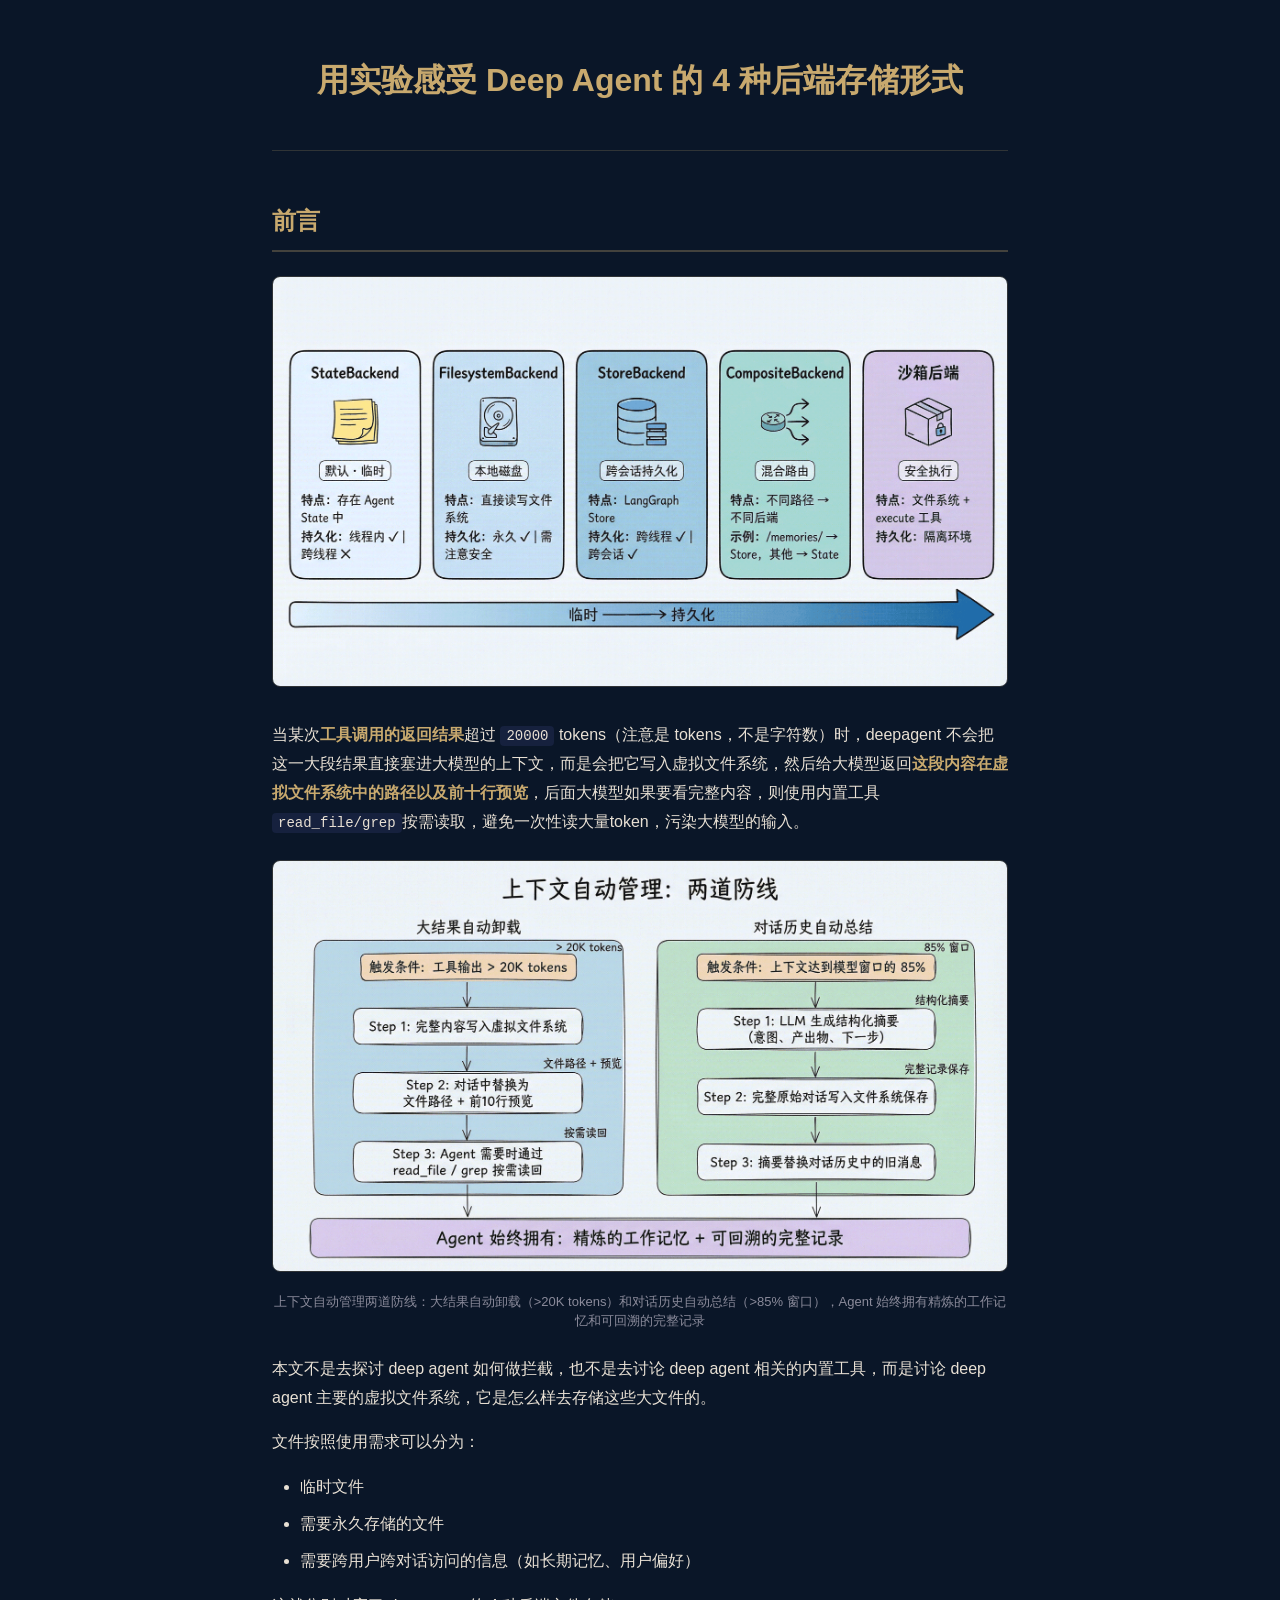
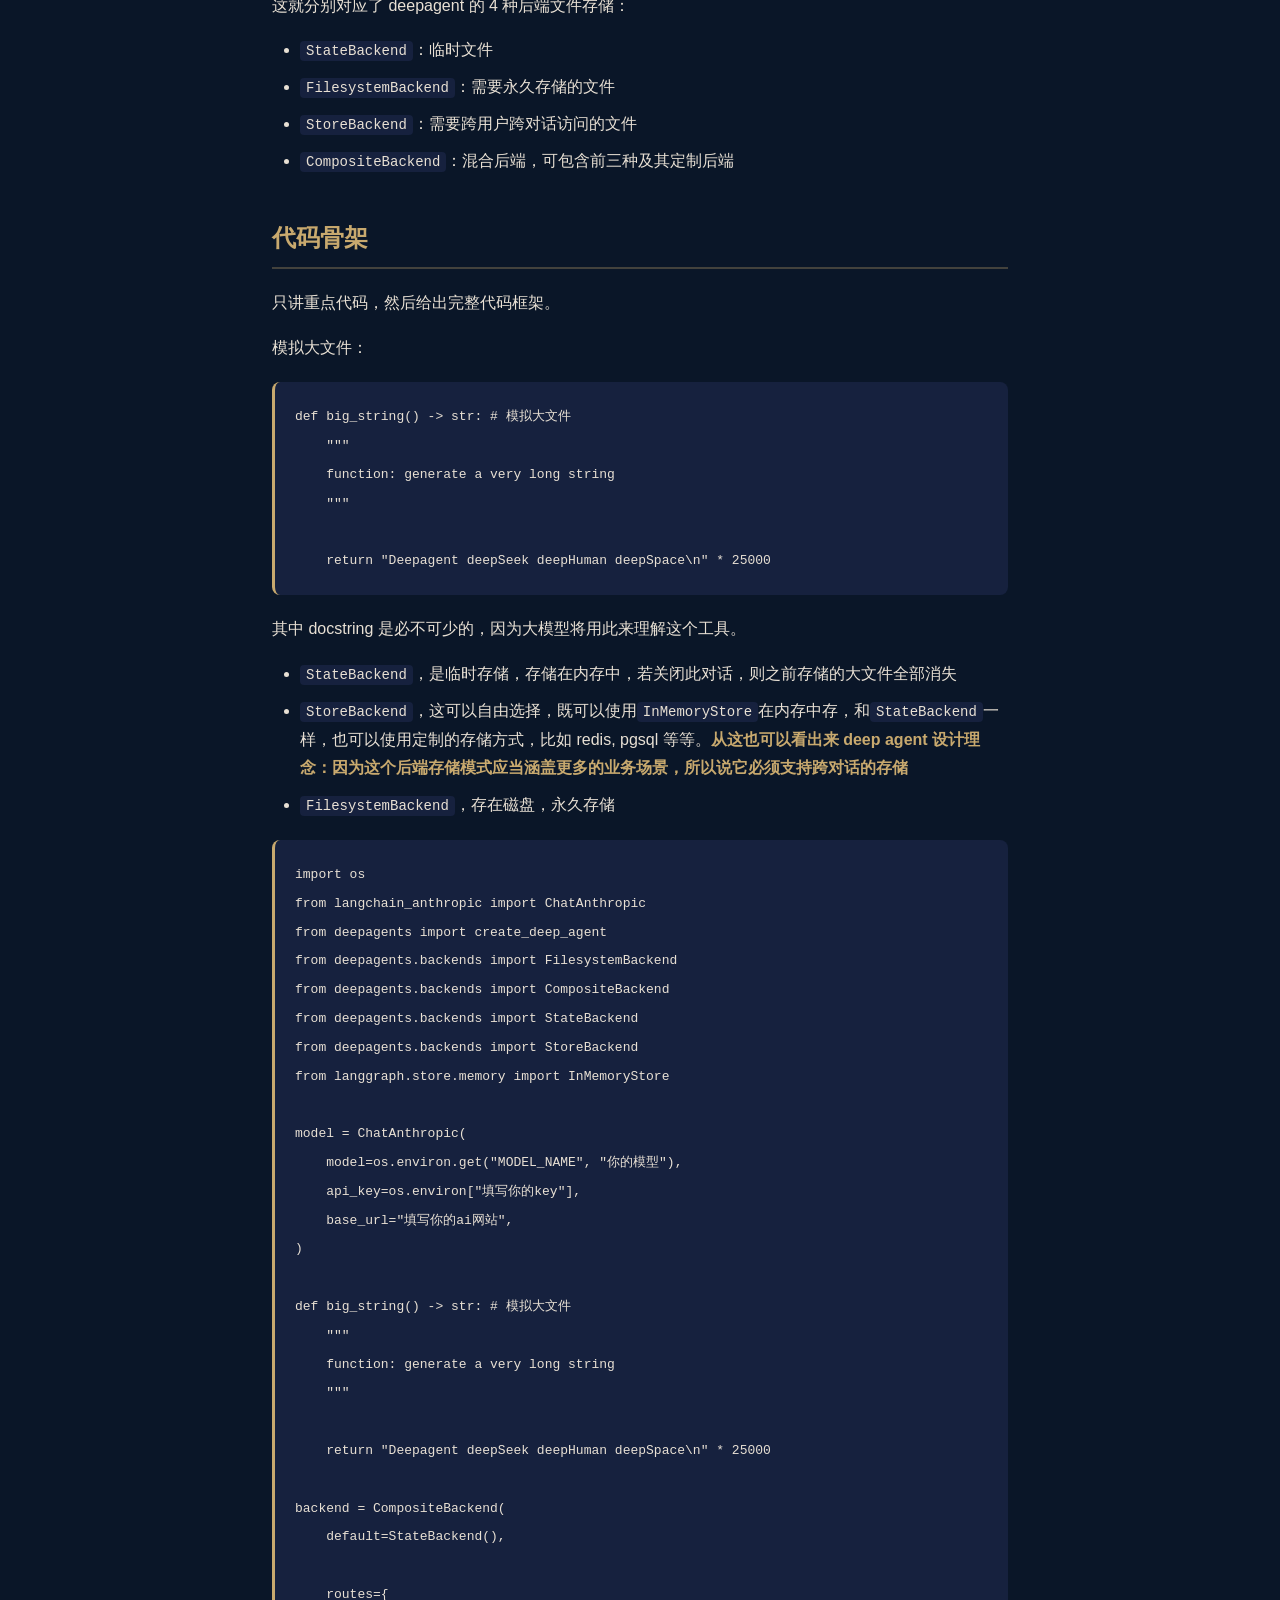
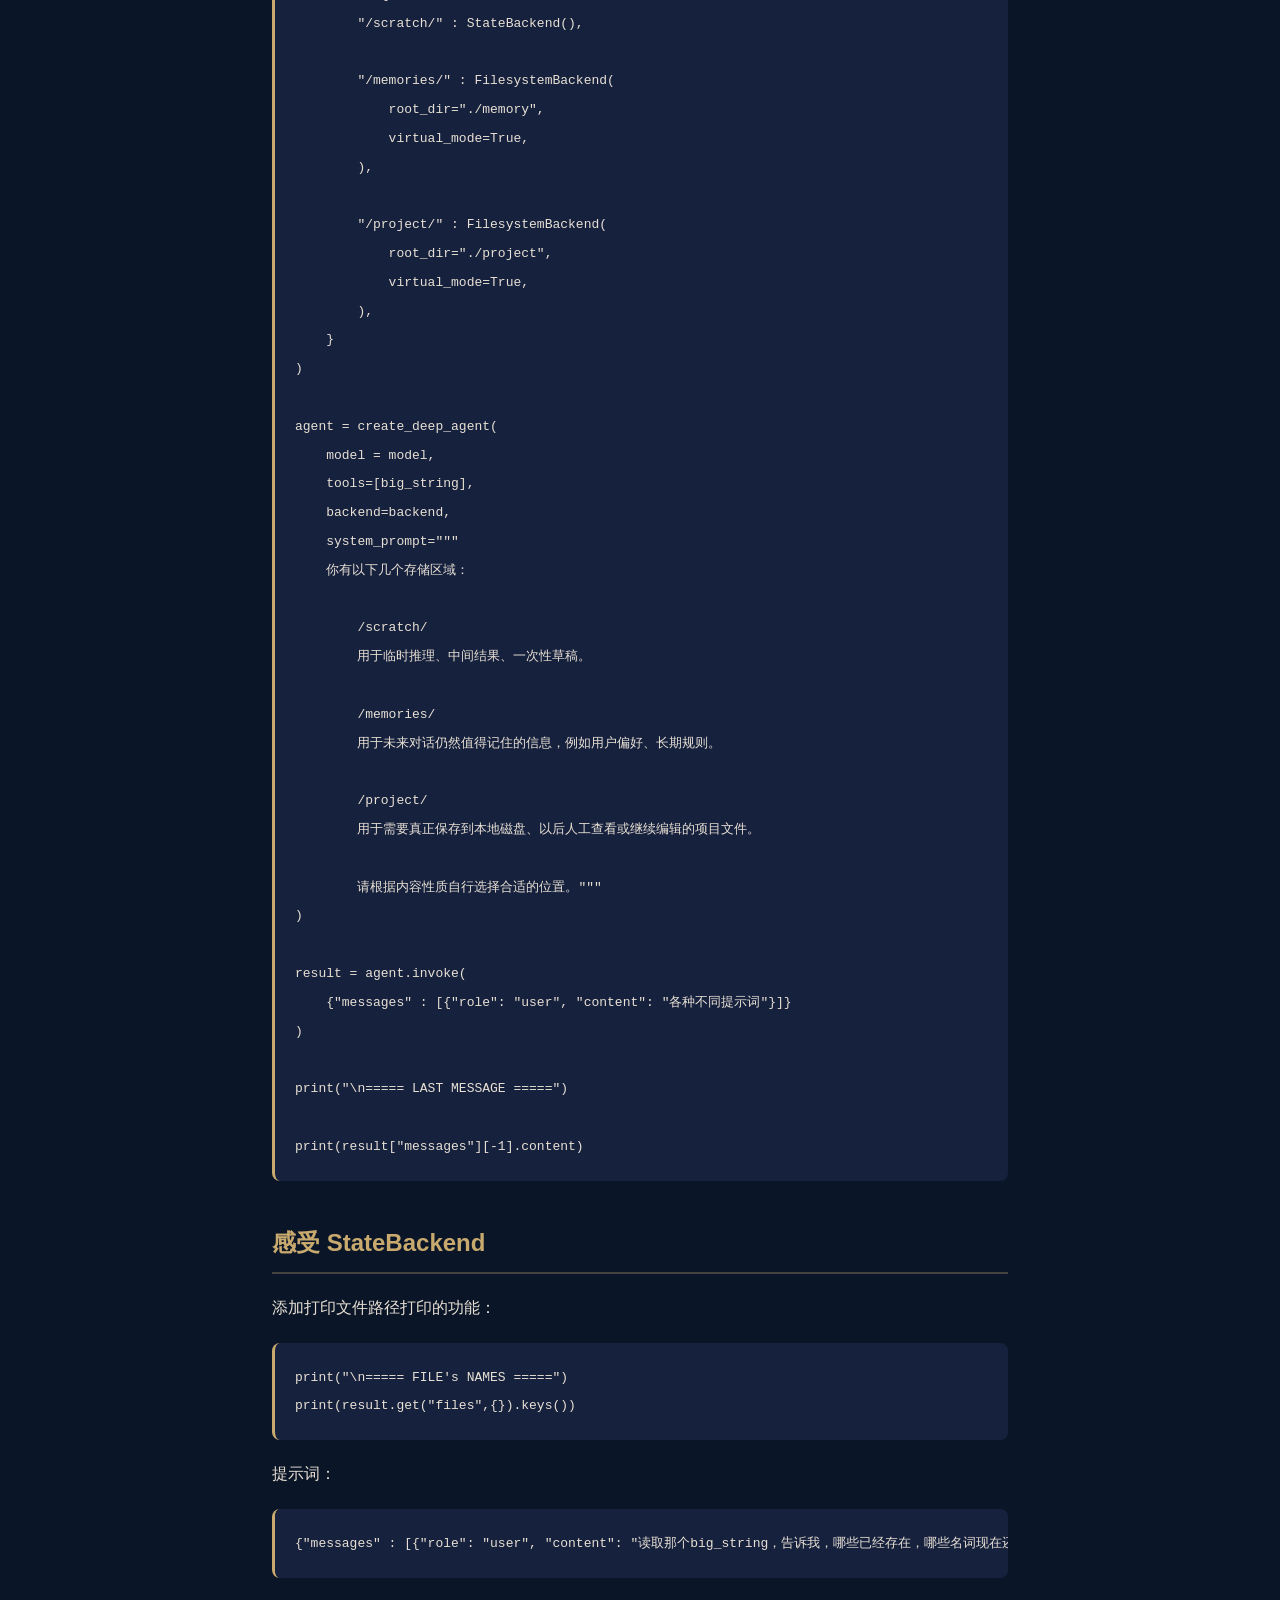
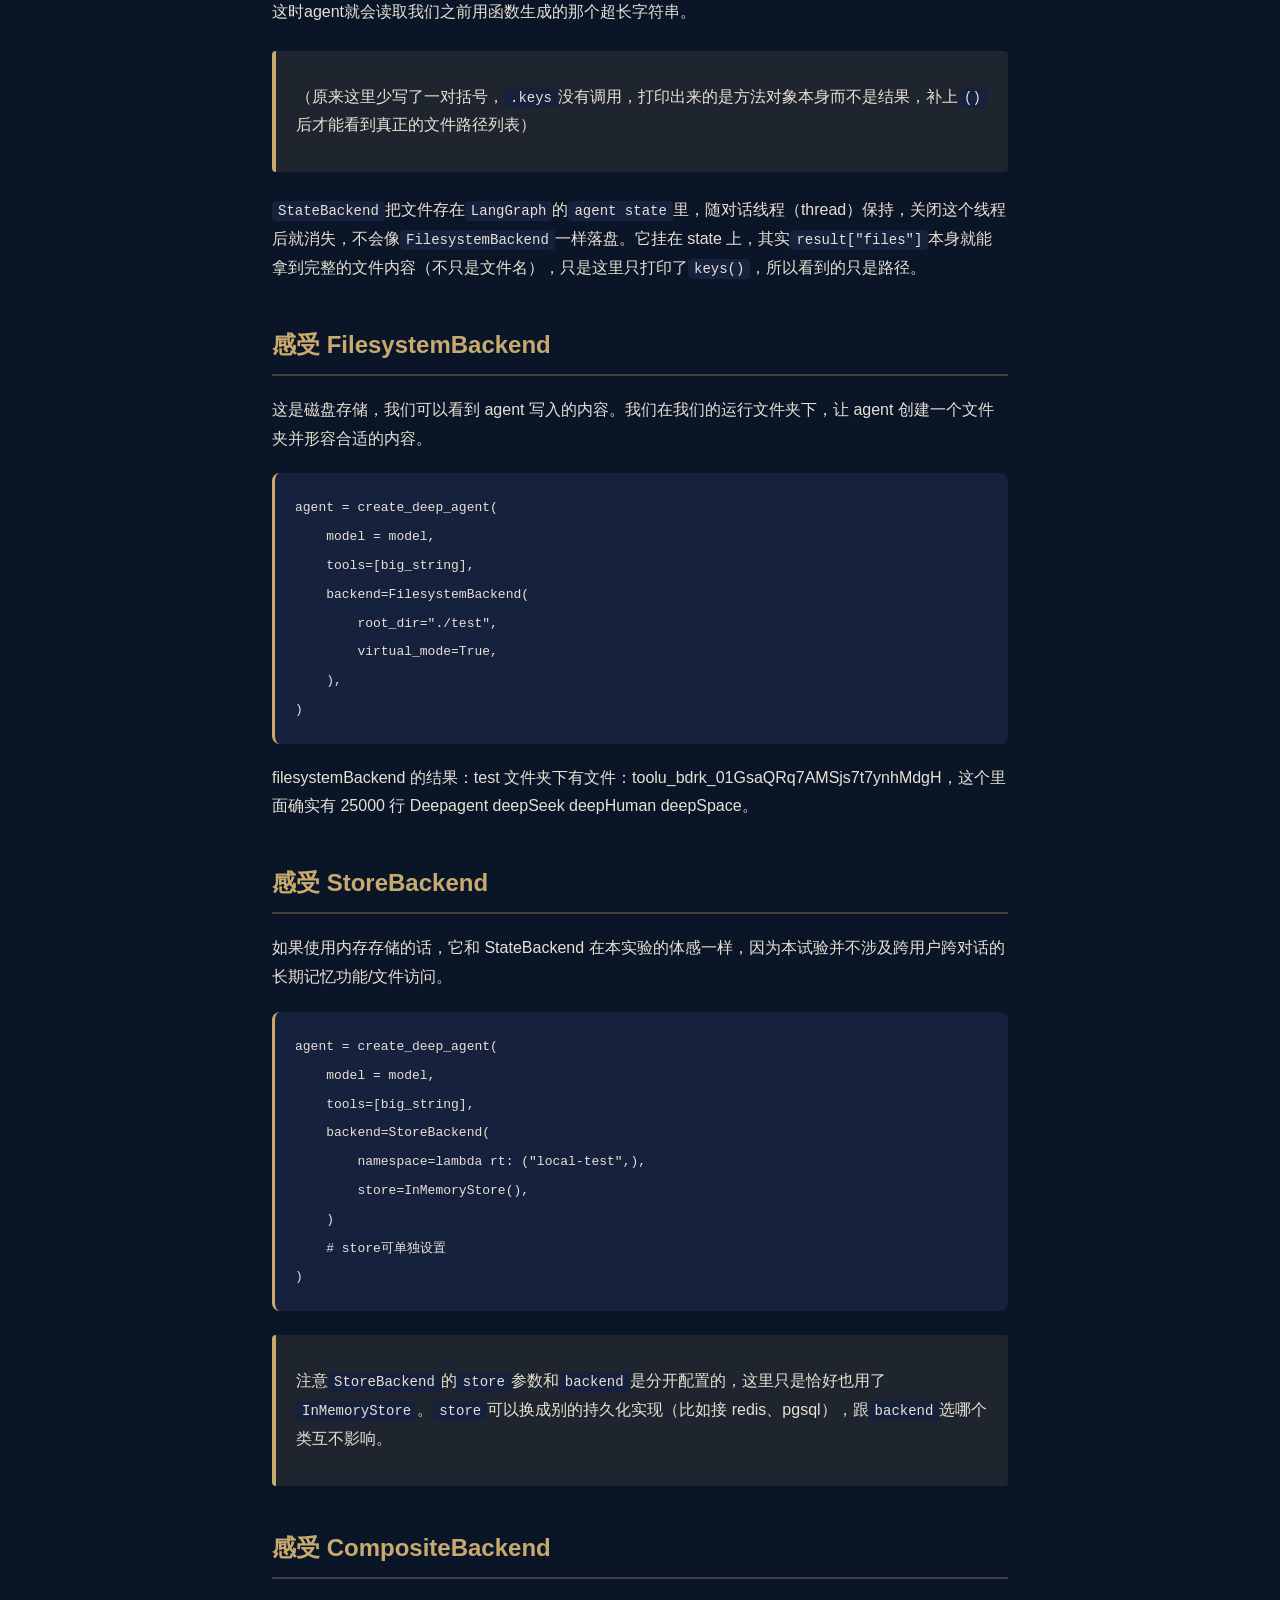
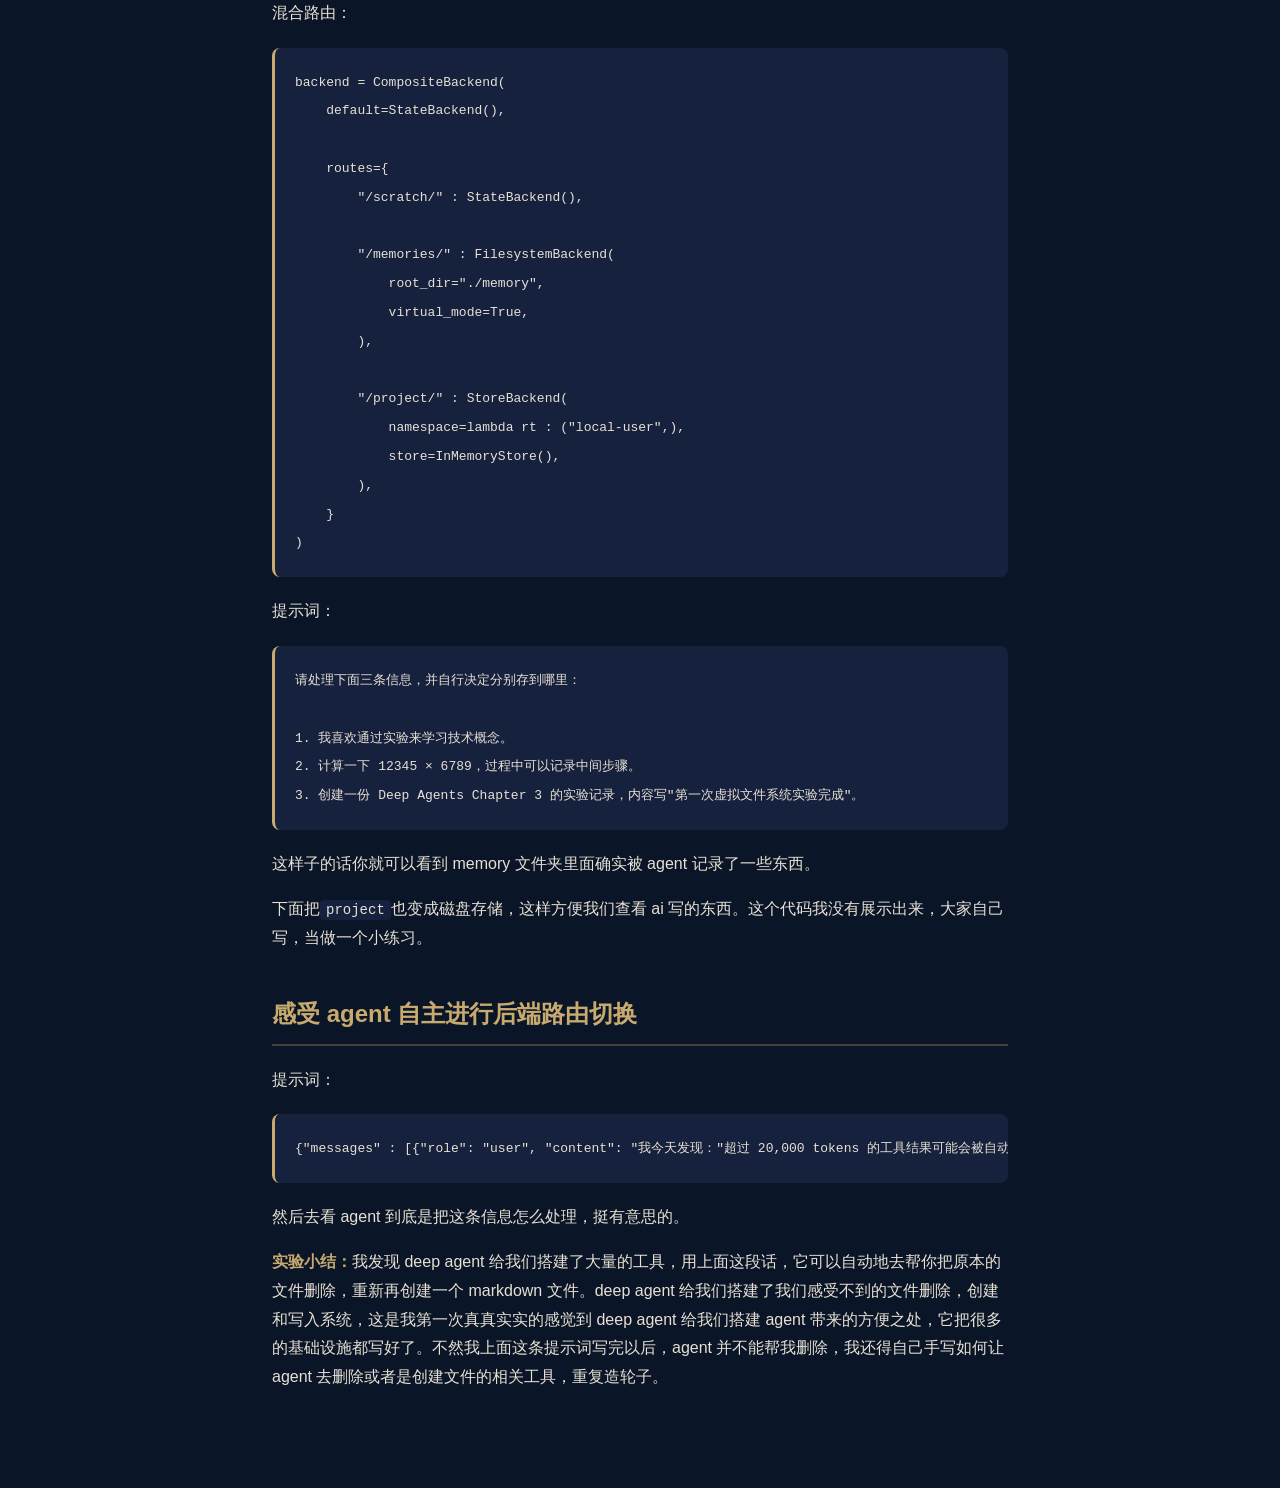
<file: static/data/blog/posts/deepagent-backend-storage/index.html>
<!DOCTYPE html>
<html lang="zh-CN">
<head>
<meta charset="UTF-8">
<meta name="viewport" content="width=device-width, initial-scale=1.0">
<title>用实验感受 Deep Agent 的 4 种后端存储形式</title>
<style>
:root {
  --bg-color: #0a1628;
  --text-color: #e8e0d4;
  --text-muted: #8a8a9a;
  --gold-accent: #c8a96e;
  --code-bg: #16213e;
  --link-color: #6c9bd6;
}

*, *::before, *::after {
  margin: 0;
  padding: 0;
  box-sizing: border-box;
}

html {
  scroll-behavior: smooth;
}

body {
  background: var(--bg-color);
  color: var(--text-color);
  font-family: 'Noto Sans SC', 'PingFang SC', 'Microsoft YaHei', sans-serif;
  line-height: 1.8;
  padding: 0;
  margin: 0;
}

.article-container {
  max-width: 800px;
  margin: 0 auto;
  padding: 60px 32px 80px;
}

.article-header {
  text-align: center;
  margin-bottom: 48px;
  padding-bottom: 32px;
  border-bottom: 1px solid rgba(200, 169, 110, 0.2);
}

.article-title {
  font-size: 32px;
  font-weight: 700;
  color: var(--gold-accent);
  margin-bottom: 16px;
  line-height: 1.3;
}

.article-meta {
  font-size: 14px;
  color: var(--text-muted);
}

.article-content {
  font-size: 16px;
}

.article-content h3 {
  font-size: 24px;
  color: var(--gold-accent);
  margin: 40px 0 20px;
  padding-bottom: 8px;
  border-bottom: 2px solid rgba(200, 169, 110, 0.3);
}

.article-content p {
  margin: 16px 0;
}

.article-content ul, .article-content ol {
  margin: 16px 0;
  padding-left: 28px;
}

.article-content li {
  margin: 8px 0;
}

.article-content code {
  background: var(--code-bg);
  padding: 2px 6px;
  border-radius: 4px;
  font-family: 'JetBrains Mono', 'Consolas', monospace;
  font-size: 14px;
}

.article-content pre {
  background: var(--code-bg);
  padding: 20px;
  border-radius: 8px;
  overflow-x: auto;
  margin: 20px 0;
  border-left: 3px solid var(--gold-accent);
}

.article-content pre code {
  background: none;
  padding: 0;
  font-size: 13px;
  line-height: 1.6;
}

.article-content strong {
  color: var(--gold-accent);
  font-weight: 600;
}

.article-content a {
  color: var(--link-color);
  text-decoration: none;
  border-bottom: 1px solid transparent;
  transition: border-color 0.2s;
}

.article-content a:hover {
  border-bottom-color: var(--link-color);
}

.note-box {
  background: rgba(200, 169, 110, 0.1);
  border-left: 4px solid var(--gold-accent);
  padding: 16px 20px;
  margin: 24px 0;
  border-radius: 4px;
}

.article-content figure {
  margin: 24px 0;
  text-align: center;
}

.article-content figure img {
  max-width: 100%;
  border-radius: 8px;
  border: 1px solid rgba(200, 169, 110, 0.2);
}

.article-content figcaption {
  margin-top: 10px;
  font-size: 13px;
  color: var(--text-muted);
  line-height: 1.5;
}

@media (max-width: 768px) {
  .article-container {
    padding: 40px 20px 60px;
  }

  .article-title {
    font-size: 24px;
  }

  .article-content h3 {
    font-size: 20px;
  }

  .article-content {
    font-size: 15px;
  }
}
</style>
</head>
<body>

<article class="article-container">
  <header class="article-header">
    <h1 class="article-title">用实验感受 Deep Agent 的 4 种后端存储形式</h1>
  </header>

  <div class="article-content">
    <h3>前言</h3>
    <figure>
      <img src="./images/cover.png" alt="Deep Agent 虚拟文件系统封面图">
    </figure>
    <p>当某次<strong>工具调用的返回结果</strong>超过 <code>20000</code> tokens（注意是 tokens，不是字符数）时，deepagent 不会把这一大段结果直接塞进大模型的上下文，而是会把它写入虚拟文件系统，然后给大模型返回<strong>这段内容在虚拟文件系统中的路径以及前十行预览</strong>，后面大模型如果要看完整内容，则使用内置工具<code>read_file/grep</code>按需读取，避免一次性读大量token，污染大模型的输入。</p>

    <figure>
      <img src="./images/context-management-flowchart.png" alt="上下文自动管理流程图">
      <figcaption>上下文自动管理两道防线：大结果自动卸载（&gt;20K tokens）和对话历史自动总结（&gt;85% 窗口），Agent 始终拥有精炼的工作记忆和可回溯的完整记录</figcaption>
    </figure>

    <p>本文不是去探讨 deep agent 如何做拦截，也不是去讨论 deep agent 相关的内置工具，而是讨论 deep agent 主要的虚拟文件系统，它是怎么样去存储这些大文件的。</p>

    <p>文件按照使用需求可以分为：</p>
    <ul>
      <li>临时文件</li>
      <li>需要永久存储的文件</li>
      <li>需要跨用户跨对话访问的信息（如长期记忆、用户偏好）</li>
    </ul>

    <p>这就分别对应了 deepagent 的 4 种后端文件存储：</p>
    <ul>
      <li><code>StateBackend</code>：临时文件</li>
      <li><code>FilesystemBackend</code>：需要永久存储的文件</li>
      <li><code>StoreBackend</code>：需要跨用户跨对话访问的文件</li>
      <li><code>CompositeBackend</code>：混合后端，可包含前三种及其定制后端</li>
    </ul>

    <h3>代码骨架</h3>
    <p>只讲重点代码，然后给出完整代码框架。</p>

    <p>模拟大文件：</p>
<pre><code>def big_string() -> str: # 模拟大文件
    """
    function: generate a very long string
    """

    return "Deepagent deepSeek deepHuman deepSpace\n" * 25000</code></pre>

    <p>其中 docstring 是必不可少的，因为大模型将用此来理解这个工具。</p>

    <ul>
      <li><code>StateBackend</code>，是临时存储，存储在内存中，若关闭此对话，则之前存储的大文件全部消失</li>
      <li><code>StoreBackend</code>，这可以自由选择，既可以使用<code>InMemoryStore</code>在内存中存，和<code>StateBackend</code>一样，也可以使用定制的存储方式，比如 redis, pgsql 等等。<strong>从这也可以看出来 deep agent 设计理念：因为这个后端存储模式应当涵盖更多的业务场景，所以说它必须支持跨对话的存储</strong></li>
      <li><code>FilesystemBackend</code>，存在磁盘，永久存储</li>
    </ul>

<pre><code>import os
from langchain_anthropic import ChatAnthropic
from deepagents import create_deep_agent
from deepagents.backends import FilesystemBackend
from deepagents.backends import CompositeBackend
from deepagents.backends import StateBackend
from deepagents.backends import StoreBackend
from langgraph.store.memory import InMemoryStore

model = ChatAnthropic(
    model=os.environ.get("MODEL_NAME", "你的模型"),
    api_key=os.environ["填写你的key"],
    base_url="填写你的ai网站",
)

def big_string() -> str: # 模拟大文件
    """
    function: generate a very long string
    """

    return "Deepagent deepSeek deepHuman deepSpace\n" * 25000

backend = CompositeBackend(
    default=StateBackend(),

    routes={
        "/scratch/" : StateBackend(),

        "/memories/" : FilesystemBackend(
            root_dir="./memory",
            virtual_mode=True,
        ),

        "/project/" : FilesystemBackend(
            root_dir="./project",
            virtual_mode=True,
        ),
    }
)

agent = create_deep_agent(
    model = model,
    tools=[big_string],
    backend=backend,
    system_prompt="""
    你有以下几个存储区域：

        /scratch/
        用于临时推理、中间结果、一次性草稿。

        /memories/
        用于未来对话仍然值得记住的信息，例如用户偏好、长期规则。

        /project/
        用于需要真正保存到本地磁盘、以后人工查看或继续编辑的项目文件。

        请根据内容性质自行选择合适的位置。"""
)

result = agent.invoke(
    {"messages" : [{"role": "user", "content": "各种不同提示词"}]}
)

print("\n===== LAST MESSAGE =====")

print(result["messages"][-1].content)</code></pre>

    <h3>感受 StateBackend</h3>
    <p>添加打印文件路径打印的功能：</p>
<pre><code>print("\n===== FILE's NAMES =====")
print(result.get("files",{}).keys())</code></pre>

    <p>提示词：</p>
<pre><code>{"messages" : [{"role": "user", "content": "读取那个big_string，告诉我，哪些已经存在，哪些名词现在还没有公司，产品等的对应"}]}</code></pre>
    <p>这时agent就会读取我们之前用函数生成的那个超长字符串。</p>

    <div class="note-box">
      <p>（原来这里少写了一对括号，<code>.keys</code>没有调用，打印出来的是方法对象本身而不是结果，补上<code>()</code>后才能看到真正的文件路径列表）</p>
    </div>

    <p><code>StateBackend</code>把文件存在<code>LangGraph</code>的<code>agent state</code>里，随对话线程（thread）保持，关闭这个线程后就消失，不会像<code>FilesystemBackend</code>一样落盘。它挂在 state 上，其实<code>result["files"]</code>本身就能拿到完整的文件内容（不只是文件名），只是这里只打印了<code>keys()</code>，所以看到的只是路径。</p>

    <h3>感受 FilesystemBackend</h3>
    <p>这是磁盘存储，我们可以看到 agent 写入的内容。我们在我们的运行文件夹下，让 agent 创建一个文件夹并形容合适的内容。</p>

<pre><code>agent = create_deep_agent(
    model = model,
    tools=[big_string],
    backend=FilesystemBackend(
        root_dir="./test",
        virtual_mode=True,
    ),
)</code></pre>

    <p>filesystemBackend 的结果：test 文件夹下有文件：toolu_bdrk_01GsaQRq7AMSjs7t7ynhMdgH，这个里面确实有 25000 行 Deepagent deepSeek deepHuman deepSpace。</p>

    <h3>感受 StoreBackend</h3>
    <p>如果使用内存存储的话，它和 StateBackend 在本实验的体感一样，因为本试验并不涉及跨用户跨对话的长期记忆功能/文件访问。</p>

<pre><code>agent = create_deep_agent(
    model = model,
    tools=[big_string],
    backend=StoreBackend(
        namespace=lambda rt: ("local-test",),
        store=InMemoryStore(),
    )
    # store可单独设置
)</code></pre>

    <div class="note-box">
      <p>注意<code>StoreBackend</code>的<code>store</code>参数和<code>backend</code>是分开配置的，这里只是恰好也用了<code>InMemoryStore</code>。<code>store</code>可以换成别的持久化实现（比如接 redis、pgsql），跟<code>backend</code>选哪个类互不影响。</p>
    </div>

    <h3>感受 CompositeBackend</h3>
    <p>混合路由：</p>
<pre><code>backend = CompositeBackend(
    default=StateBackend(),

    routes={
        "/scratch/" : StateBackend(),

        "/memories/" : FilesystemBackend(
            root_dir="./memory",
            virtual_mode=True,
        ),

        "/project/" : StoreBackend(
            namespace=lambda rt : ("local-user",),
            store=InMemoryStore(),
        ),
    }
)</code></pre>

    <p>提示词：</p>
<pre><code>请处理下面三条信息，并自行决定分别存到哪里：

1. 我喜欢通过实验来学习技术概念。
2. 计算一下 12345 × 6789，过程中可以记录中间步骤。
3. 创建一份 Deep Agents Chapter 3 的实验记录，内容写"第一次虚拟文件系统实验完成"。</code></pre>

    <p>这样子的话你就可以看到 memory 文件夹里面确实被 agent 记录了一些东西。</p>

    <p>下面把<code>project</code>也变成磁盘存储，这样方便我们查看 ai 写的东西。这个代码我没有展示出来，大家自己写，当做一个小练习。</p>

    <h3>感受 agent 自主进行后端路由切换</h3>
    <p>提示词：</p>
<pre><code>{"messages" : [{"role": "user", "content": "我今天发现："超过 20,000 tokens 的工具结果可能会被自动卸载到虚拟文件系统。"请你妥善保存这条信息。并且说出你的依据，如果有必要请你创建文件，而不是退而求其次，使用已经存在的文件。并且如果你发现这条信息已经存在，但位置不合适请删除它，并重新安排这条信息"}]}</code></pre>

    <p>然后去看 agent 到底是把这条信息怎么处理，挺有意思的。</p>

    <p><strong>实验小结：</strong>我发现 deep agent 给我们搭建了大量的工具，用上面这段话，它可以自动地去帮你把原本的文件删除，重新再创建一个 markdown 文件。deep agent 给我们搭建了我们感受不到的文件删除，创建和写入系统，这是我第一次真真实实的感觉到 deep agent 给我们搭建 agent 带来的方便之处，它把很多的基础设施都写好了。不然我上面这条提示词写完以后，agent 并不能帮我删除，我还得自己手写如何让 agent 去删除或者是创建文件的相关工具，重复造轮子。</p>
  </div>
</article>

</body>
</html>
</file>
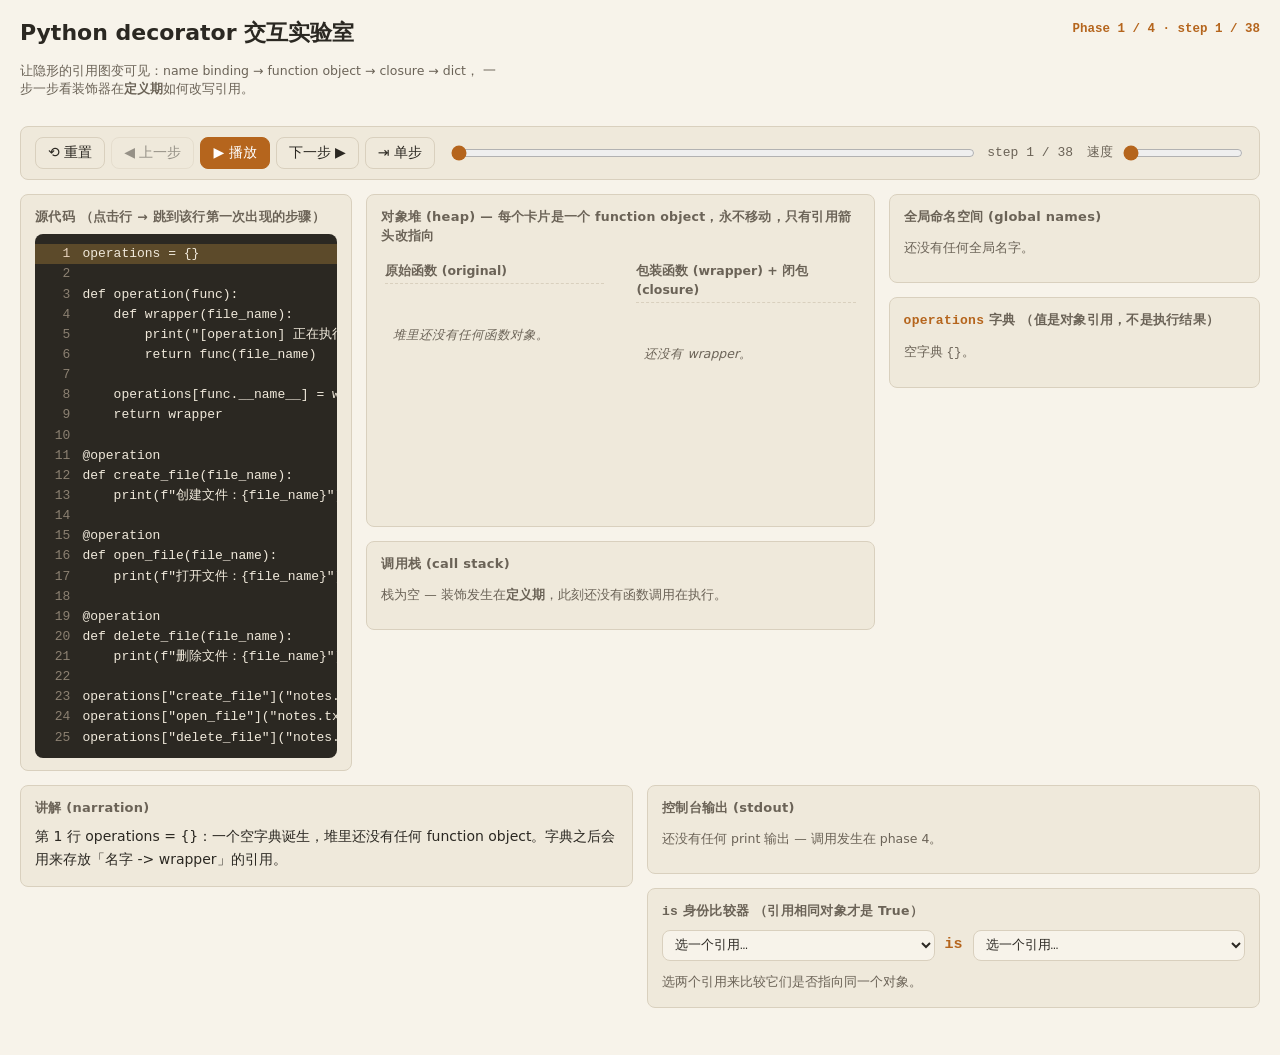
<file: static/data/blog/posts/python-decorator-lab/index.html>
<!doctype html>
<html lang="zh-CN">
  <head>
    <meta charset="UTF-8" />
    <meta name="viewport" content="width=device-width, initial-scale=1.0" />
    <link
      rel="icon"
      href="data:image/svg+xml,<svg xmlns='http://www.w3.org/2000/svg' viewBox='0 0 16 16'><text y='14' font-size='14'>🎁</text></svg>"
    />
    <title>Python decorator 交互式演示 — 把 closure 与引用图变可见</title>
    <script type="module" crossorigin src="./assets/index-Cd71TGbU.js"></script>
    <link rel="stylesheet" crossorigin href="./assets/index-DrjMflG1.css">
  </head>
  <body>
    <div id="app"></div>
  </body>
</html>
</file>
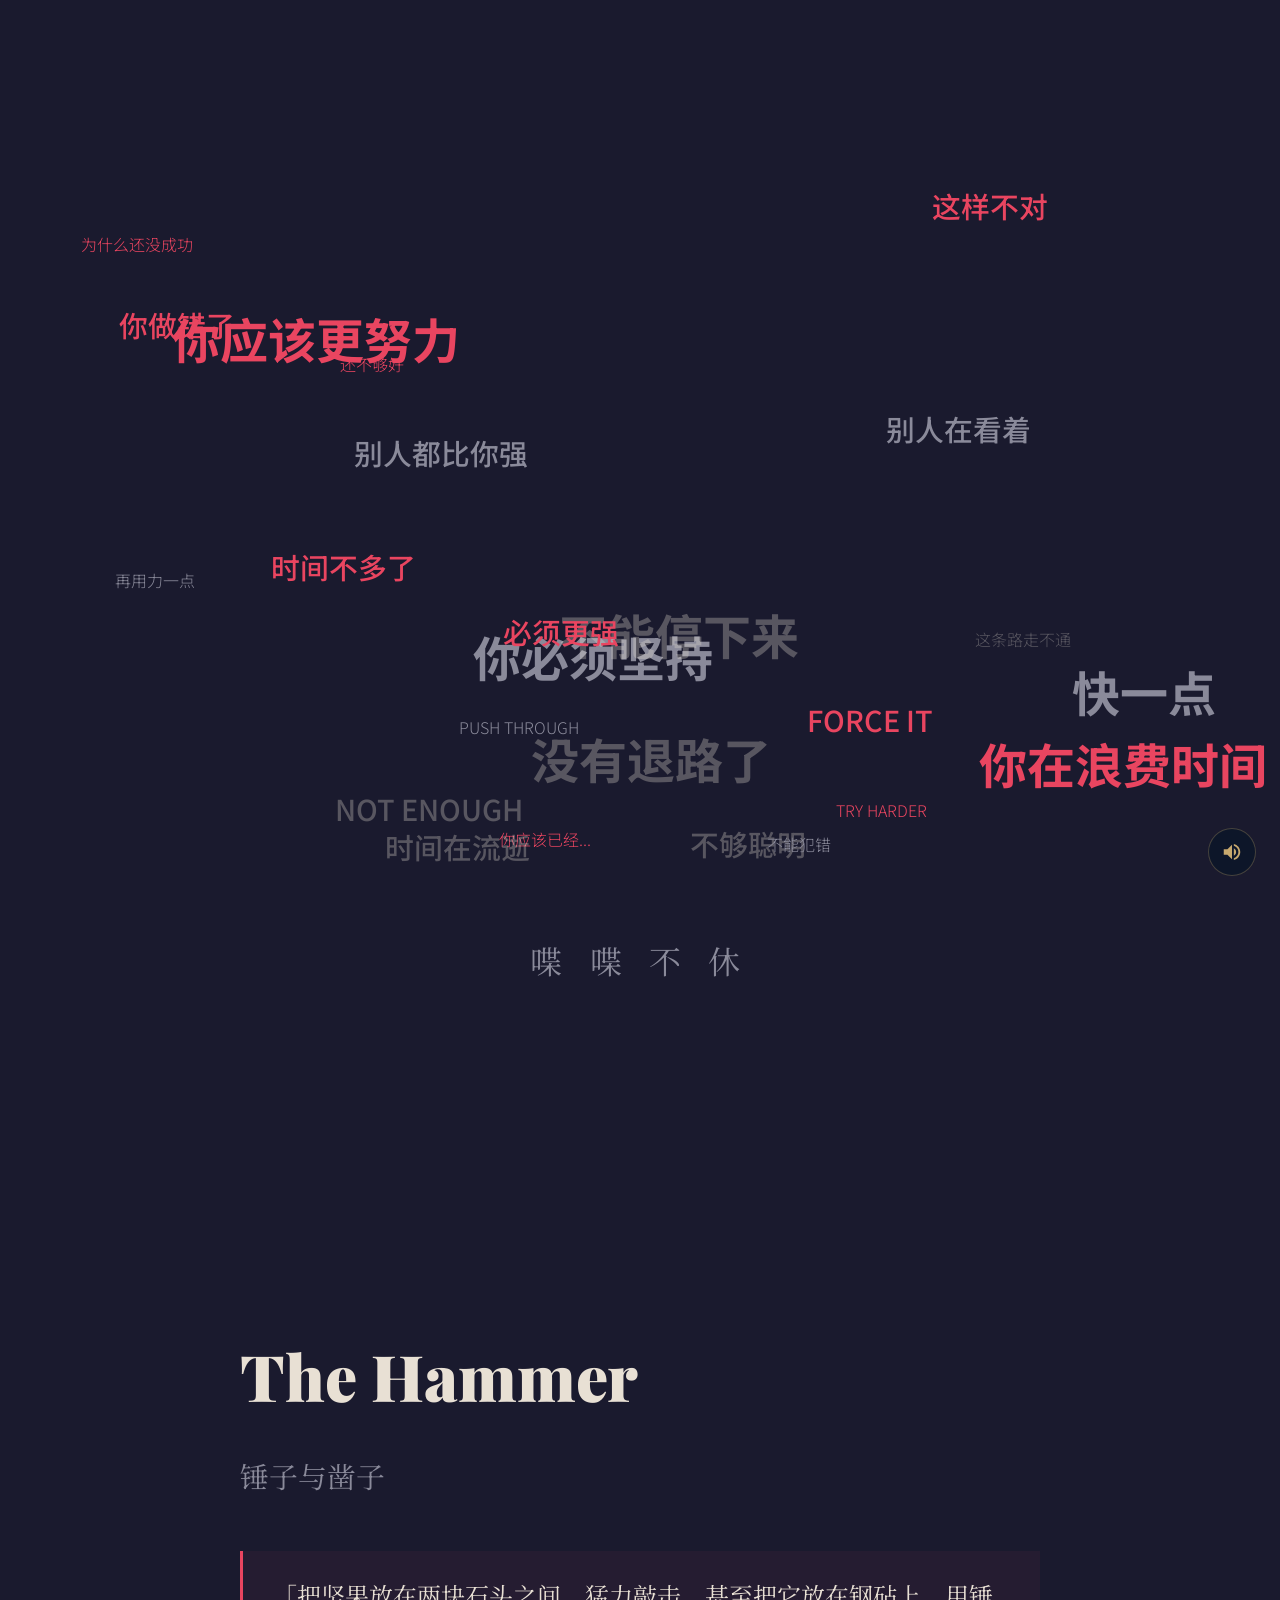
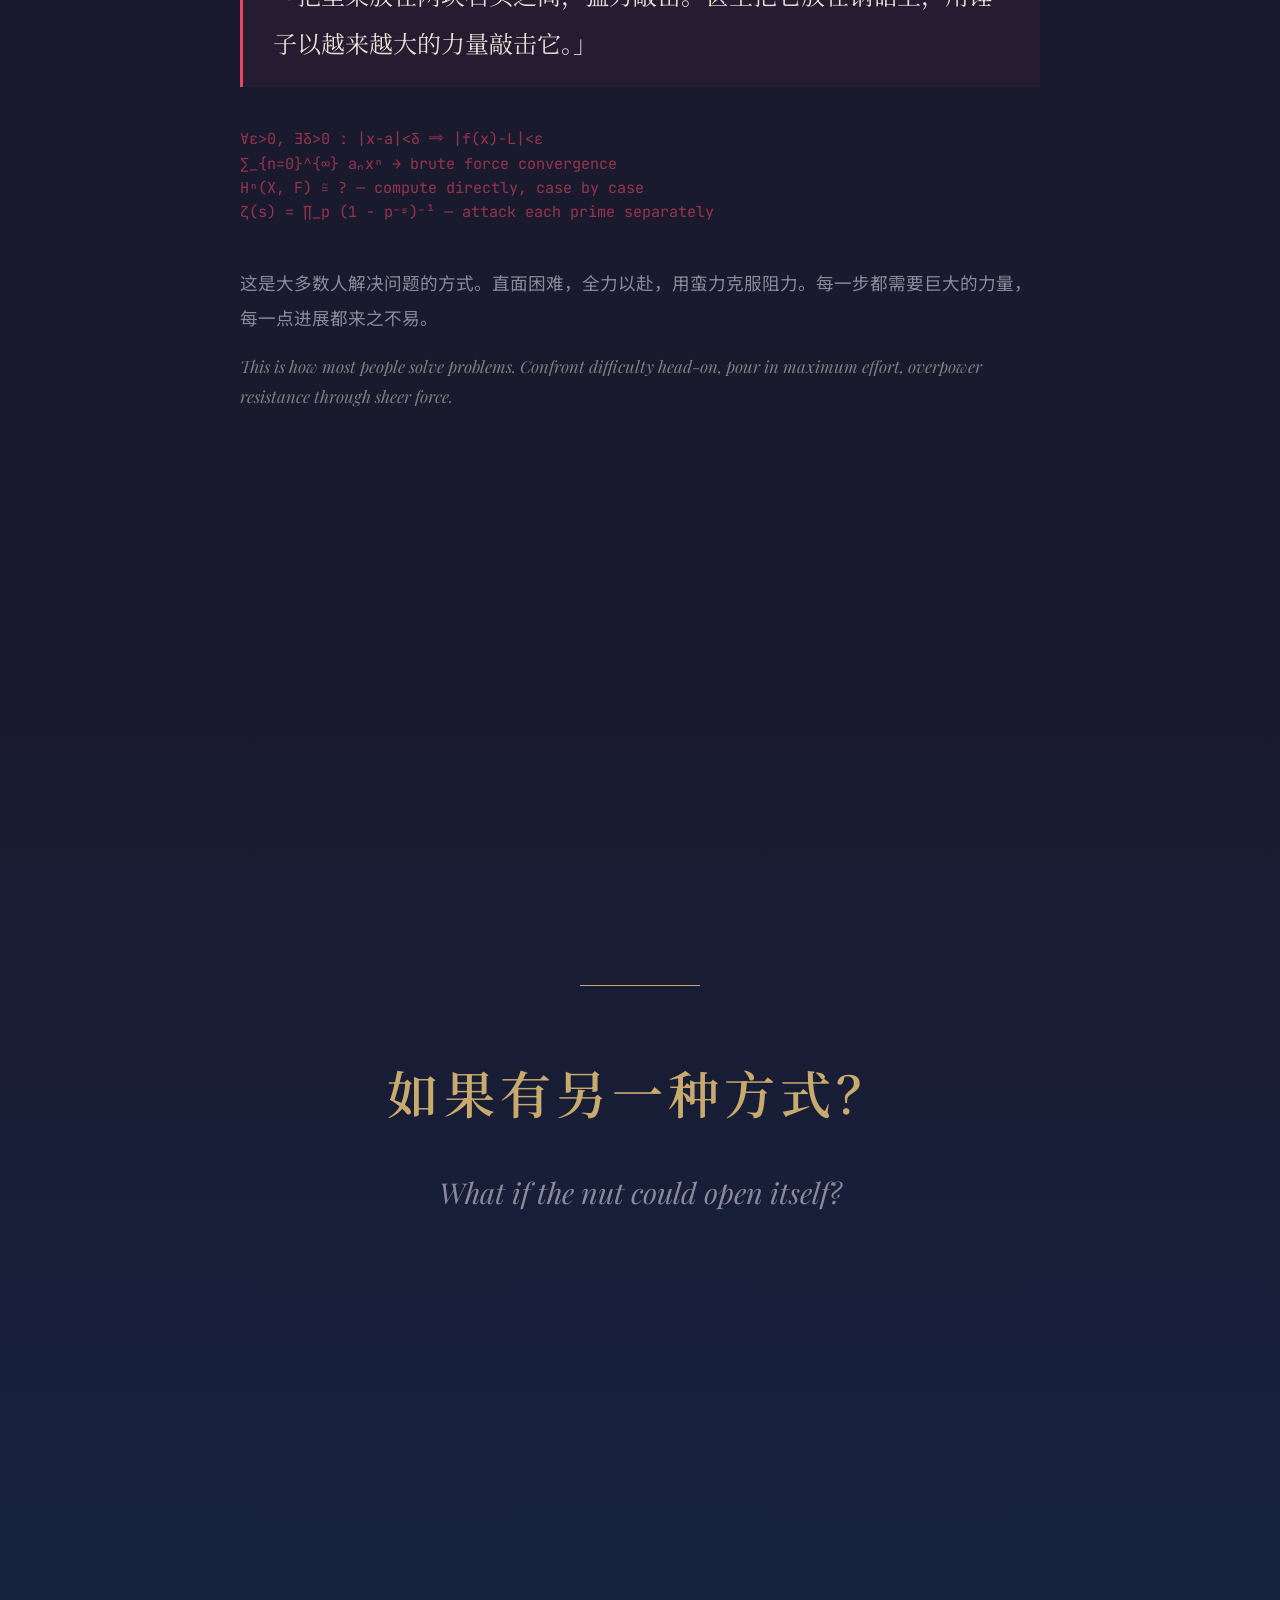
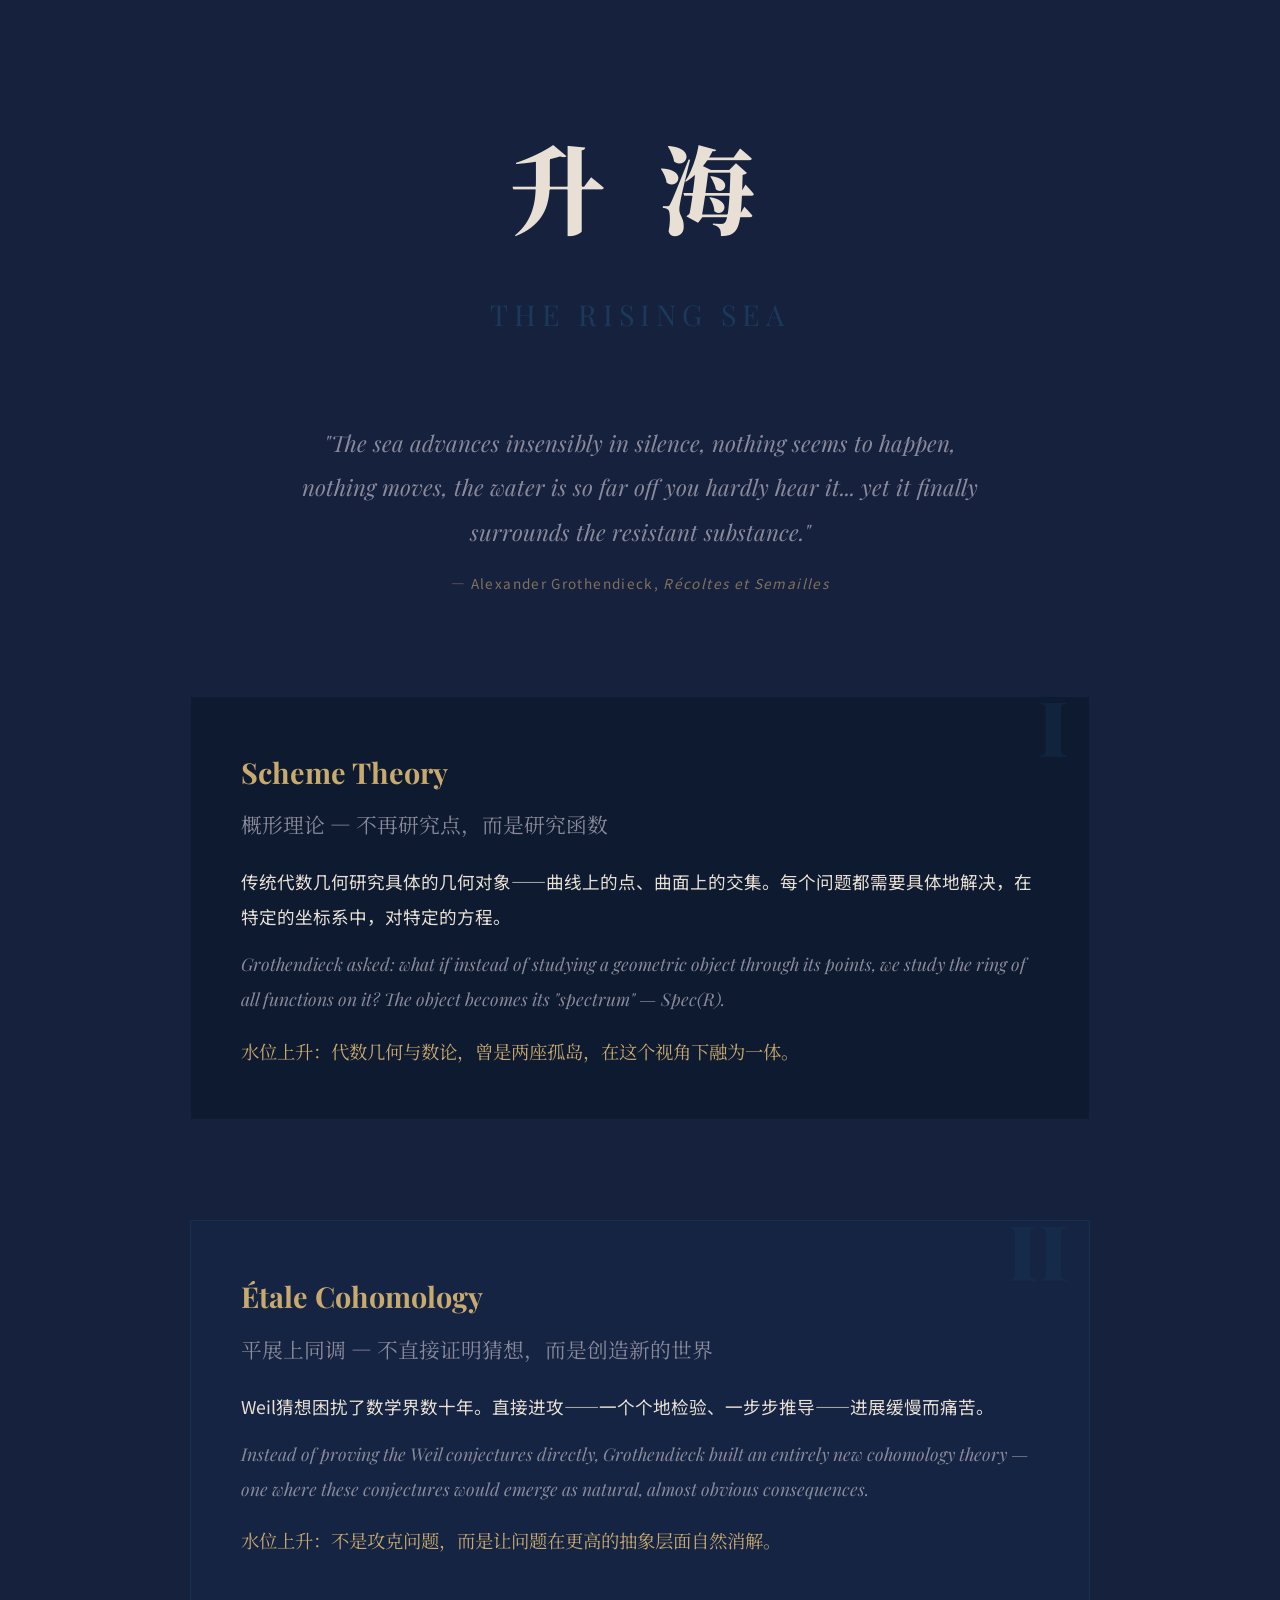
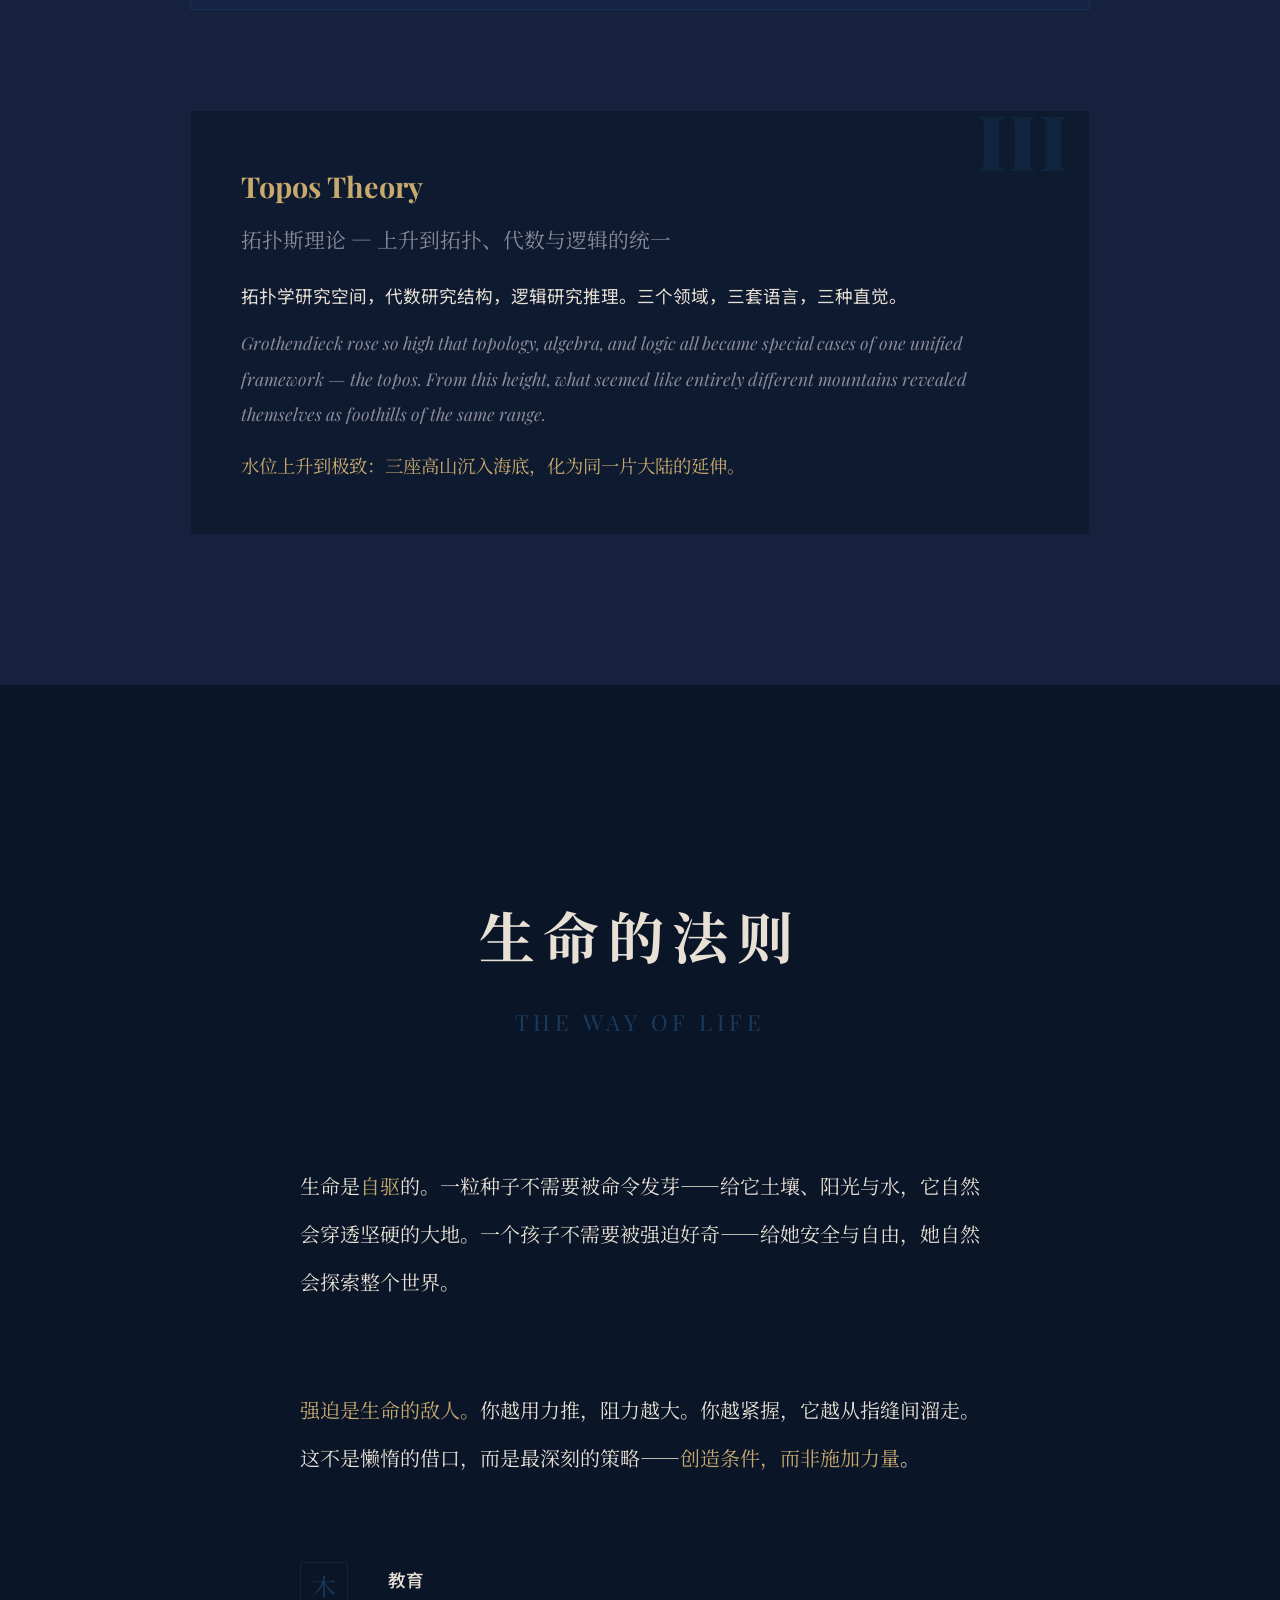
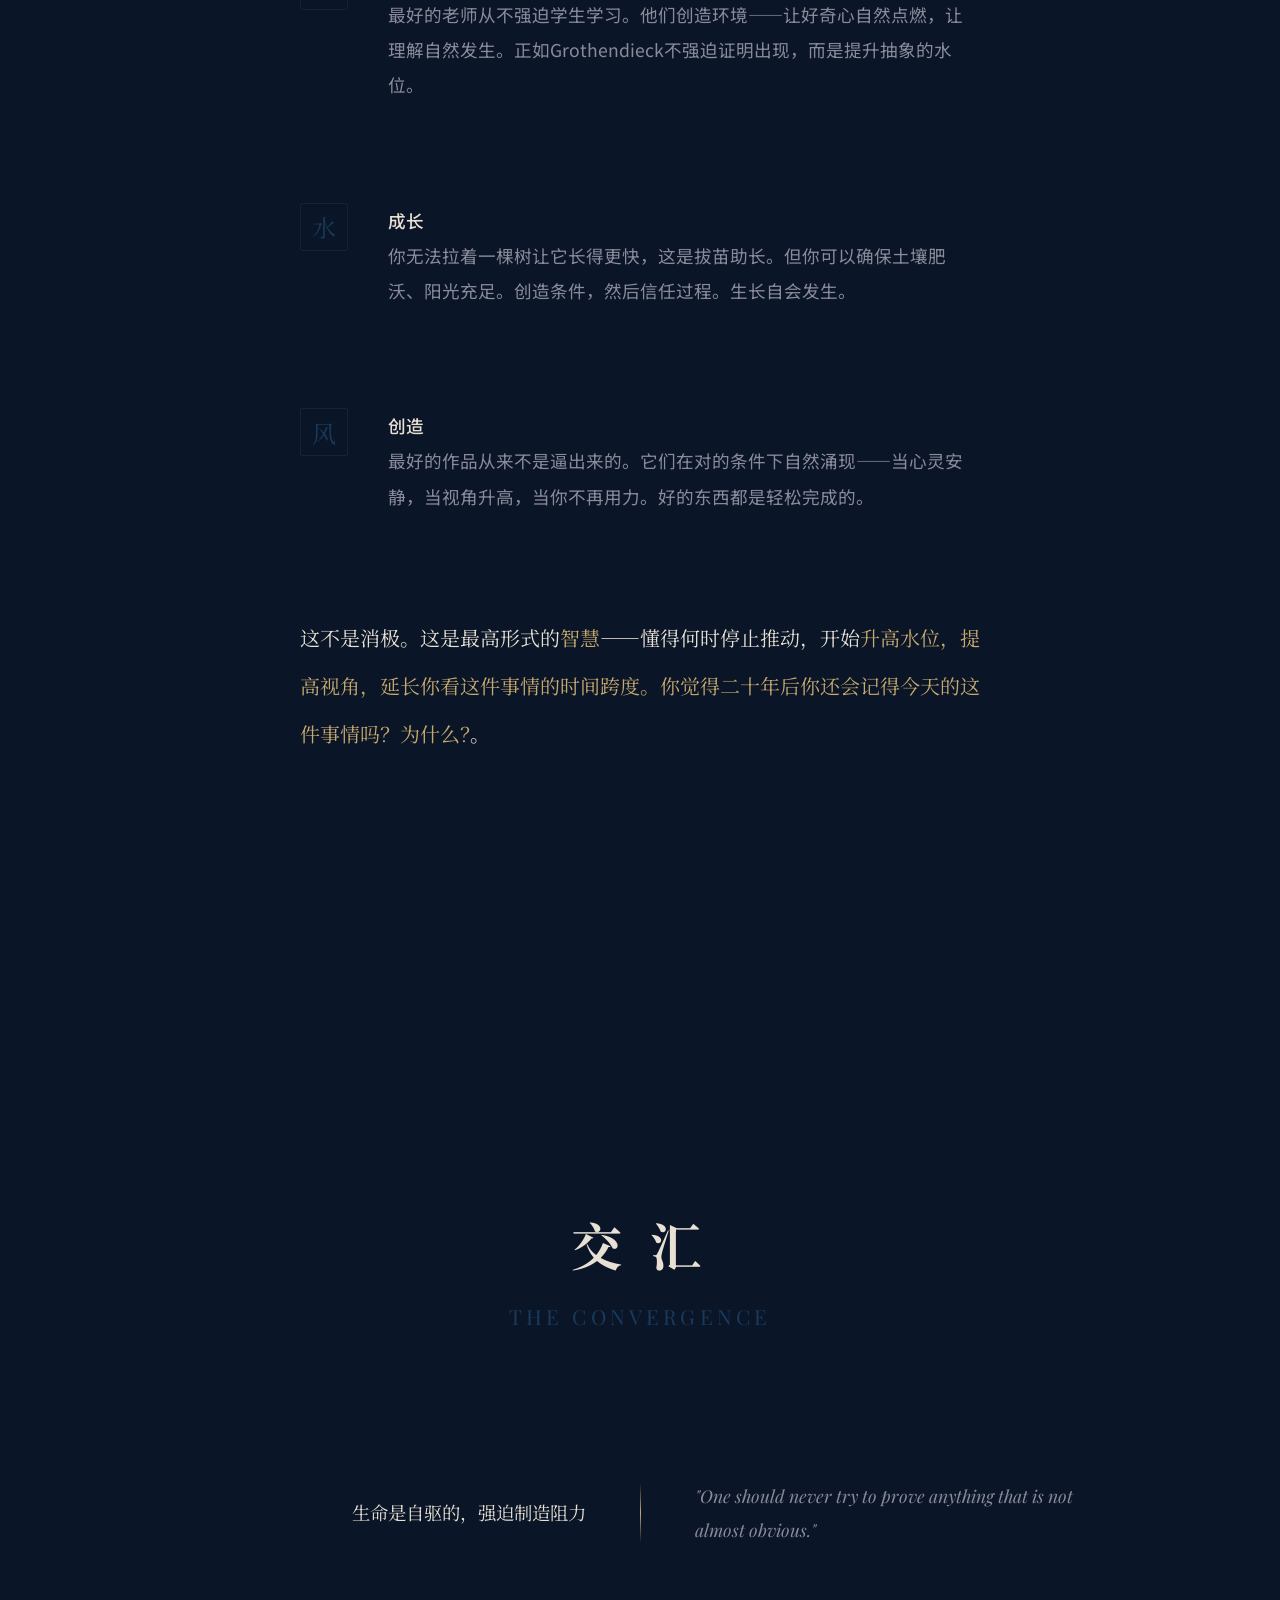
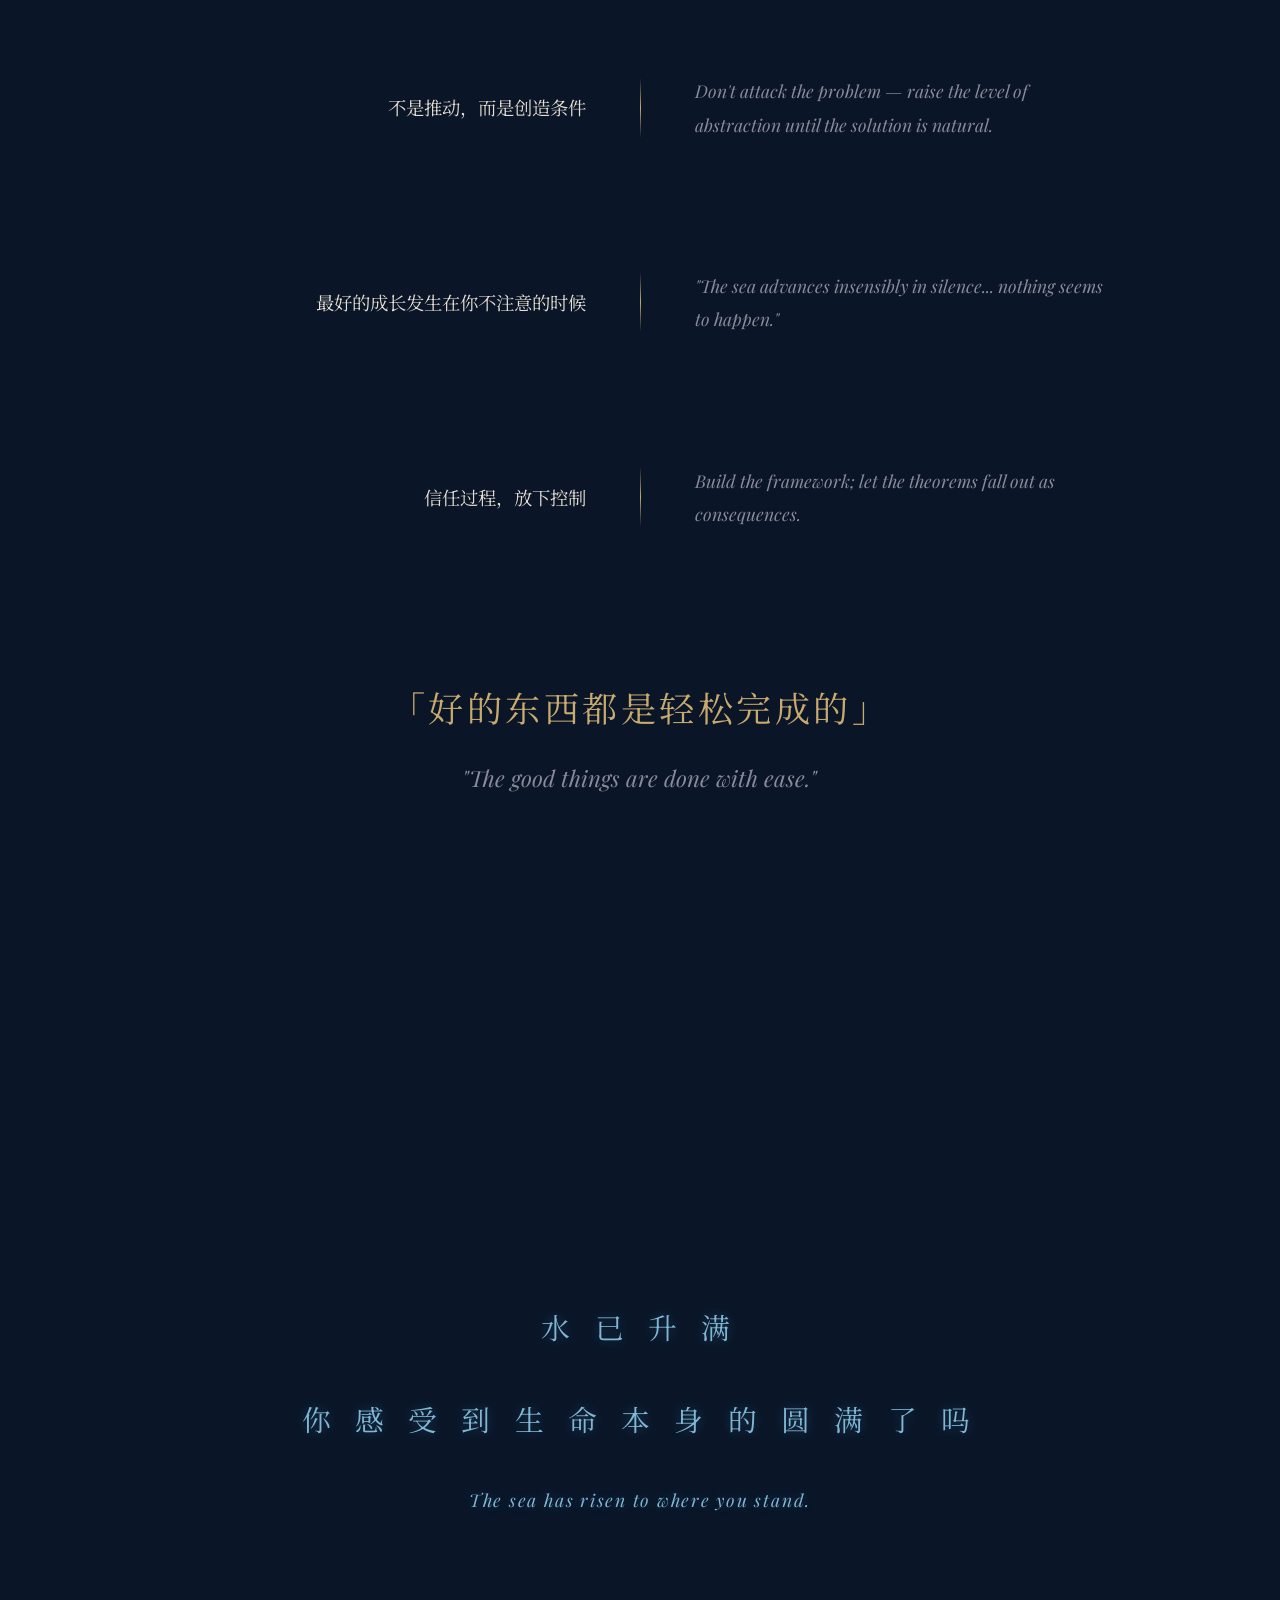
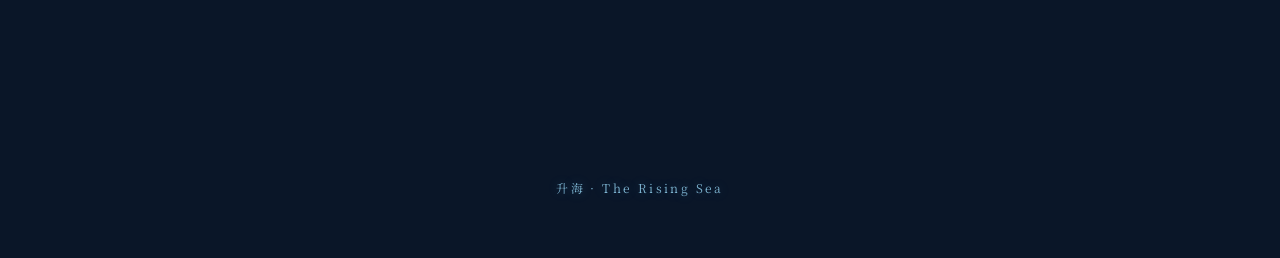
<file: static/data/blog/posts/the-rising-sea/index.html>
<!DOCTYPE html>
<html lang="zh-CN">
<head>
<meta charset="UTF-8">
<meta name="viewport" content="width=device-width, initial-scale=1.0">
<title>升海 · The Rising Sea</title>
<link rel="preload" as="audio" href="noise_surround.mp3">
<link rel="preconnect" href="https://fonts.googleapis.com">
<link rel="preconnect" href="https://fonts.gstatic.com" crossorigin>
<link rel="preload" as="style" href="https://fonts.googleapis.com/css2?family=Noto+Sans+SC:wght@300;400;500&display=swap">
<link href="https://fonts.googleapis.com/css2?family=Noto+Serif+SC:wght@400;600;700;900&family=Noto+Sans+SC:wght@300;400;500&family=Playfair+Display:ital,wght@0,400;0,700;0,900;1,400;1,700&family=JetBrains+Mono:wght@300;400&display=swap" rel="stylesheet">
<style>
*, *::before, *::after {
  margin: 0;
  padding: 0;
  box-sizing: border-box;
}

:root {
  --bg-noise: #1a1a2e;
  --bg-transition: #16213e;
  --bg-clarity: #0a1628;
  --red-agitation: #e94560;
  --ocean-blue: #1a3a5c;
  --gold-wisdom: #c8a96e;
  --text-warm: #e8e0d4;
  --text-muted: #8a8a9a;
  --water-color: rgba(26, 58, 92, 0.6);
  --ease-natural: cubic-bezier(0.25, 0.46, 0.45, 0.94);
}

html {
  scroll-behavior: smooth;
  overflow-x: hidden;
}

body {
  background: var(--bg-noise);
  color: var(--text-warm);
  font-family: 'Noto Sans SC', 'PingFang SC', 'Microsoft YaHei', sans-serif;
  line-height: 1.8;
  overflow-x: hidden;
  transition: background-color 1.5s var(--ease-natural);
}

.section {
  position: relative;
  min-height: 100vh;
  display: flex;
  flex-direction: column;
  justify-content: center;
  align-items: center;
  overflow: hidden;
}

/* ============================
   SECTION 1: THE NOISE
   ============================ */
#noise {
  background: var(--bg-noise);
  min-height: 120vh;
  position: relative;
}

.noise-container {
  position: relative;
  width: 100%;
  height: 100vh;
  overflow: hidden;
}

.noise-fragment {
  position: absolute;
  font-family: 'Noto Sans SC', sans-serif;
  opacity: 0;
  transition: opacity 0.6s var(--ease-natural);
  white-space: nowrap;
  pointer-events: none;
}

.noise-fragment.visible {
  opacity: 1;
}

.noise-fragment.red { color: var(--red-agitation); }
.noise-fragment.muted { color: var(--text-muted); }
.noise-fragment.dim { color: rgba(232, 224, 212, 0.3); }

.noise-fragment.large { font-size: clamp(1.5rem, 4vw, 3rem); font-weight: 700; }
.noise-fragment.medium { font-size: clamp(1rem, 2.5vw, 1.8rem); font-weight: 500; }
.noise-fragment.small { font-size: clamp(0.7rem, 1.5vw, 1rem); font-weight: 300; }

@keyframes drift {
  0% { transform: translate(0, 0) rotate(0deg); }
  25% { transform: translate(3px, -2px) rotate(0.5deg); }
  50% { transform: translate(-2px, 3px) rotate(-0.3deg); }
  75% { transform: translate(2px, 1px) rotate(0.2deg); }
  100% { transform: translate(0, 0) rotate(0deg); }
}

.noise-fragment.visible {
  animation: drift 4s ease-in-out infinite;
}

.noise-fragment:nth-child(odd).visible {
  animation-duration: 5s;
  animation-direction: reverse;
}

.noise-title {
  position: absolute;
  bottom: 10vh;
  left: 50%;
  transform: translateX(-50%);
  text-align: center;
  z-index: 2;
  opacity: 0;
  transition: opacity 1s var(--ease-natural);
}

.noise-title.visible {
  opacity: 1;
}

.noise-title h2 {
  font-family: 'Noto Serif SC', serif;
  font-size: clamp(1.2rem, 3vw, 2rem);
  color: var(--text-muted);
  font-weight: 400;
  letter-spacing: 0.3em;
}

/* ============================
   SECTION 2: THE HAMMER
   ============================ */
#hammer {
  background: var(--bg-noise);
  min-height: 130vh;
  padding: clamp(40px, 8vw, 80px) clamp(20px, 5vw, 60px);
}

.hammer-content {
  max-width: 800px;
  width: 100%;
  position: relative;
}

.hammer-title {
  font-family: 'Playfair Display', serif;
  font-size: clamp(2rem, 5vw, 4rem);
  font-weight: 900;
  color: var(--text-warm);
  margin-bottom: 16px;
  opacity: 0;
  transform: translateY(30px);
  transition: all 0.8s var(--ease-natural);
}

.hammer-title.visible {
  opacity: 1;
  transform: translateY(0);
}

.hammer-subtitle {
  font-family: 'Noto Serif SC', serif;
  font-size: clamp(1.2rem, 2.5vw, 1.8rem);
  color: var(--text-muted);
  margin-bottom: clamp(30px, 5vw, 50px);
  opacity: 0;
  transform: translateY(20px);
  transition: all 0.8s 0.2s var(--ease-natural);
}

.hammer-subtitle.visible {
  opacity: 1;
  transform: translateY(0);
}

.hammer-quote {
  font-family: 'Noto Serif SC', serif;
  font-size: clamp(1.1rem, 2vw, 1.5rem);
  line-height: 2;
  color: var(--text-warm);
  border-left: 3px solid var(--red-agitation);
  padding: 20px 30px;
  margin: clamp(20px, 4vw, 40px) 0;
  background: rgba(233, 69, 96, 0.05);
  opacity: 0;
  transform: translateX(-20px);
  transition: all 0.8s 0.3s var(--ease-natural);
}

.hammer-quote.visible {
  opacity: 1;
  transform: translateX(0);
}

.math-notation {
  font-family: 'JetBrains Mono', monospace;
  font-size: clamp(0.75rem, 1.2vw, 0.95rem);
  color: var(--red-agitation);
  opacity: 0.6;
  margin: 16px 0;
  line-height: 1.6;
  overflow-wrap: break-word;
}

.hammer-strikes {
  position: absolute;
  top: 0;
  left: 0;
  width: 100%;
  height: 100%;
  pointer-events: none;
  z-index: 0;
}

.strike-mark {
  position: absolute;
  width: 2px;
  height: 0;
  background: var(--red-agitation);
  opacity: 0;
  transition: height 0.15s ease-out, opacity 0.3s ease;
}

.strike-mark.flash {
  height: 30px;
  opacity: 0.6;
}

/* ============================
   SECTION 3: THE QUESTION
   ============================ */
#question {
  background: linear-gradient(to bottom, var(--bg-noise), var(--bg-transition));
  min-height: 100vh;
  padding: clamp(60px, 12vw, 120px) clamp(20px, 5vw, 60px);
}

.question-content {
  text-align: center;
  max-width: 700px;
  opacity: 0;
  transform: translateY(40px);
  transition: all 1.2s var(--ease-natural);
}

.question-content.visible {
  opacity: 1;
  transform: translateY(0);
}

.question-breath {
  width: 60px;
  height: 1px;
  background: var(--gold-wisdom);
  margin: 0 auto 60px;
  opacity: 0;
  transition: all 1.5s 0.5s var(--ease-natural);
}

.question-breath.visible {
  width: 120px;
  opacity: 1;
}

.question-text-zh {
  font-family: 'Noto Serif SC', serif;
  font-size: clamp(1.8rem, 4.5vw, 3.2rem);
  font-weight: 600;
  color: var(--gold-wisdom);
  margin-bottom: 30px;
  letter-spacing: 0.1em;
}

.question-text-en {
  font-family: 'Playfair Display', serif;
  font-style: italic;
  font-size: clamp(1.2rem, 2.5vw, 1.8rem);
  color: var(--text-muted);
  line-height: 1.6;
}

/* ============================
   SECTION 4: THE RISING SEA
   ============================ */
#rising-sea {
  background: var(--bg-transition);
  min-height: 250vh;
  padding: 0 clamp(20px, 5vw, 60px);
  position: relative;
}

.sea-title-block {
  text-align: center;
  padding: clamp(80px, 15vw, 150px) 0 clamp(40px, 8vw, 80px);
  opacity: 0;
  transform: translateY(30px);
  transition: all 1s var(--ease-natural);
}

.sea-title-block.visible {
  opacity: 1;
  transform: translateY(0);
}

.sea-title-zh {
  font-family: 'Noto Serif SC', serif;
  font-size: clamp(3rem, 8vw, 6rem);
  font-weight: 900;
  color: var(--text-warm);
  letter-spacing: 0.15em;
  margin-bottom: 16px;
}

.sea-title-en {
  font-family: 'Playfair Display', serif;
  font-size: clamp(1.2rem, 2.5vw, 1.8rem);
  color: var(--ocean-blue);
  font-weight: 400;
  letter-spacing: 0.2em;
  text-transform: uppercase;
}

.sea-quote {
  max-width: 750px;
  margin: 0 auto clamp(60px, 10vw, 100px);
  text-align: center;
  opacity: 0;
  transform: translateY(20px);
  transition: all 1s 0.3s var(--ease-natural);
}

.sea-quote.visible {
  opacity: 1;
  transform: translateY(0);
}

.sea-quote blockquote {
  font-family: 'Playfair Display', serif;
  font-style: italic;
  font-size: clamp(1rem, 2vw, 1.4rem);
  color: var(--text-muted);
  line-height: 2;
  padding: 0 20px;
}

.sea-quote .attribution {
  margin-top: 16px;
  font-family: 'Noto Sans SC', sans-serif;
  font-size: 0.85rem;
  color: rgba(200, 169, 110, 0.6);
  letter-spacing: 0.1em;
}

/* Islands */
.islands-container {
  max-width: 900px;
  margin: 0 auto;
  display: flex;
  flex-direction: column;
  gap: clamp(60px, 10vw, 100px);
  padding-bottom: clamp(80px, 15vw, 150px);
}

.island {
  background: rgba(10, 22, 40, 0.6);
  border: 1px solid rgba(26, 58, 92, 0.3);
  border-radius: 2px;
  padding: clamp(30px, 5vw, 50px);
  position: relative;
  opacity: 0;
  transform: translateY(40px);
  transition: all 1s var(--ease-natural);
}

.island.visible {
  opacity: 1;
  transform: translateY(0);
}

.island.dissolved {
  border-color: rgba(26, 58, 92, 0.6);
  background: rgba(26, 58, 92, 0.15);
}

.island-number {
  font-family: 'Playfair Display', serif;
  font-size: clamp(3rem, 6vw, 5rem);
  font-weight: 900;
  color: rgba(26, 58, 92, 0.3);
  position: absolute;
  top: -10px;
  right: 20px;
  line-height: 1;
}

.island-title {
  font-family: 'Playfair Display', serif;
  font-size: clamp(1.3rem, 2.5vw, 1.8rem);
  font-weight: 700;
  color: var(--gold-wisdom);
  margin-bottom: 8px;
}

.island-title-zh {
  font-family: 'Noto Serif SC', serif;
  font-size: clamp(1rem, 1.8vw, 1.3rem);
  color: var(--text-muted);
  margin-bottom: 20px;
}

.island-body {
  font-size: clamp(0.95rem, 1.5vw, 1.1rem);
  line-height: 2;
  color: var(--text-warm);
}

.island-body .metaphor {
  color: var(--gold-wisdom);
  font-family: 'Noto Serif SC', serif;
  display: block;
  margin-top: 16px;
  font-size: clamp(1rem, 1.6vw, 1.15rem);
}

/* Water canvas */
#water-canvas {
  position: fixed;
  bottom: 0;
  left: 0;
  width: 100%;
  height: 0;
  pointer-events: none;
  z-index: 10;
  transition: height 0.1s linear;
  overflow: hidden;
}

#water-canvas::before,
#water-canvas::after {
  display: none;
}

.water-body {
  position: absolute;
  bottom: 0;
  left: 0;
  width: 100%;
  height: 100%;
  background: linear-gradient(
    to top,
    rgba(15, 40, 70, 0.92) 0%,
    rgba(20, 55, 90, 0.78) 25%,
    rgba(25, 65, 100, 0.55) 50%,
    rgba(30, 75, 110, 0.30) 80%,
    rgba(35, 85, 120, 0) 100%
  );
}

.water-wave {
  position: absolute;
  left: 0;
  width: 200%;
  background-repeat: repeat-x;
}

.water-wave-1 {
  top: -18px;
  height: 30px;
  background: url("data:image/svg+xml,%3Csvg xmlns='http://www.w3.org/2000/svg' viewBox='0 0 1200 30' preserveAspectRatio='none'%3E%3Cpath d='M0,15 C150,5 350,25 600,15 C850,5 1050,25 1200,15 L1200,30 L0,30 Z' fill='rgba(20,60,100,0.6)'/%3E%3C/svg%3E") repeat-x;
  background-size: 600px 30px;
  animation: wave-drift 6s linear infinite;
  opacity: 0.9;
}

.water-wave-2 {
  top: -14px;
  height: 24px;
  background: url("data:image/svg+xml,%3Csvg xmlns='http://www.w3.org/2000/svg' viewBox='0 0 1200 24' preserveAspectRatio='none'%3E%3Cpath d='M0,12 C200,4 400,20 600,12 C800,4 1000,20 1200,12 L1200,24 L0,24 Z' fill='rgba(30,80,130,0.45)'/%3E%3C/svg%3E") repeat-x;
  background-size: 800px 24px;
  animation: wave-drift-reverse 9s linear infinite;
  opacity: 0.7;
}

.water-wave-3 {
  top: -8px;
  height: 14px;
  background: url("data:image/svg+xml,%3Csvg xmlns='http://www.w3.org/2000/svg' viewBox='0 0 1200 14' preserveAspectRatio='none'%3E%3Cpath d='M0,7 C100,3 200,11 300,7 C400,3 500,11 600,7 C700,3 800,11 900,7 C1000,3 1100,11 1200,7 L1200,14 L0,14 Z' fill='rgba(55,120,170,0.35)'/%3E%3C/svg%3E") repeat-x;
  background-size: 400px 14px;
  animation: wave-drift 4s linear infinite;
  opacity: 0.6;
}

.water-caustics {
  position: absolute;
  bottom: 0;
  left: 0;
  width: 100%;
  height: 100%;
  background:
    radial-gradient(ellipse 80px 60px at 20% 70%, rgba(100,180,220,0.12) 0%, transparent 70%),
    radial-gradient(ellipse 60px 80px at 60% 40%, rgba(80,160,200,0.10) 0%, transparent 70%),
    radial-gradient(ellipse 100px 50px at 80% 80%, rgba(90,170,210,0.08) 0%, transparent 70%);
  animation: caustics-shift 8s ease-in-out infinite alternate;
  pointer-events: none;
}

@keyframes wave-drift {
  0% { transform: translateX(0); }
  100% { transform: translateX(-50%); }
}

@keyframes wave-drift-reverse {
  0% { transform: translateX(-50%); }
  100% { transform: translateX(0); }
}

@keyframes caustics-shift {
  0% { background-position: 0% 0%, 0% 0%, 0% 0%; opacity: 0.6; }
  50% { background-position: 30px 10px, -20px -15px, 15px 20px; opacity: 1; }
  100% { background-position: -20px 20px, 30px -10px, -25px -15px; opacity: 0.7; }
}

/* ============================
   SECTION 5: LIFE'S WAY
   ============================ */
#life {
  background: var(--bg-clarity);
  min-height: 150vh;
  padding: clamp(100px, 20vw, 200px) clamp(20px, 8vw, 120px);
}

.life-content {
  max-width: 680px;
  margin: 0 auto;
}

.life-title {
  font-family: 'Noto Serif SC', serif;
  font-size: clamp(2.2rem, 5vw, 3.5rem);
  font-weight: 700;
  color: var(--text-warm);
  text-align: center;
  margin-bottom: 16px;
  letter-spacing: 0.15em;
  opacity: 0;
  transform: translateY(30px);
  transition: all 1s var(--ease-natural);
}

.life-title.visible {
  opacity: 1;
  transform: translateY(0);
}

.life-subtitle {
  font-family: 'Playfair Display', serif;
  font-size: clamp(1rem, 2vw, 1.4rem);
  color: var(--ocean-blue);
  text-align: center;
  letter-spacing: 0.2em;
  margin-bottom: clamp(60px, 12vw, 120px);
  opacity: 0;
  transition: opacity 1s 0.3s var(--ease-natural);
}

.life-subtitle.visible {
  opacity: 1;
}

.life-paragraph {
  font-family: 'Noto Serif SC', serif;
  font-size: clamp(1.05rem, 1.8vw, 1.25rem);
  line-height: 2.4;
  color: var(--text-warm);
  margin-bottom: clamp(40px, 8vw, 80px);
  opacity: 0;
  transform: translateY(20px);
  transition: all 1s var(--ease-natural);
}

.life-paragraph.visible {
  opacity: 1;
  transform: translateY(0);
}

.life-paragraph .highlight {
  color: var(--gold-wisdom);
}

.life-example {
  display: flex;
  gap: clamp(20px, 4vw, 40px);
  margin-bottom: clamp(50px, 10vw, 100px);
  opacity: 0;
  transform: translateY(20px);
  transition: all 1s var(--ease-natural);
}

.life-example.visible {
  opacity: 1;
  transform: translateY(0);
}

.life-example-icon {
  flex-shrink: 0;
  width: 48px;
  height: 48px;
  display: flex;
  align-items: center;
  justify-content: center;
  font-size: 1.5rem;
  color: var(--ocean-blue);
  border: 1px solid rgba(26, 58, 92, 0.4);
  border-radius: 2px;
  font-family: 'Noto Serif SC', serif;
}

.life-example-text {
  font-size: clamp(0.95rem, 1.5vw, 1.1rem);
  line-height: 2;
  color: var(--text-muted);
}

.life-example-text strong {
  color: var(--text-warm);
  font-weight: 500;
}

/* ============================
   SECTION 6: THE CONVERGENCE
   ============================ */
#convergence {
  background: var(--bg-clarity);
  min-height: 120vh;
  padding: clamp(80px, 15vw, 160px) clamp(20px, 5vw, 60px);
}

.convergence-title {
  text-align: center;
  margin-bottom: clamp(60px, 12vw, 120px);
  opacity: 0;
  transform: translateY(30px);
  transition: all 1s var(--ease-natural);
}

.convergence-title.visible {
  opacity: 1;
  transform: translateY(0);
}

.convergence-title h2 {
  font-family: 'Noto Serif SC', serif;
  font-size: clamp(2rem, 4.5vw, 3.2rem);
  font-weight: 700;
  color: var(--text-warm);
  letter-spacing: 0.15em;
}

.convergence-title .en {
  font-family: 'Playfair Display', serif;
  font-size: clamp(1rem, 2vw, 1.3rem);
  color: var(--ocean-blue);
  margin-top: 8px;
  letter-spacing: 0.2em;
}

.parallels {
  max-width: 1000px;
  margin: 0 auto;
  display: flex;
  flex-direction: column;
  gap: clamp(40px, 8vw, 80px);
}

.parallel-row {
  display: grid;
  grid-template-columns: 1fr auto 1fr;
  gap: clamp(16px, 3vw, 30px);
  align-items: center;
  opacity: 0;
  transform: translateY(20px);
  transition: all 0.8s var(--ease-natural);
}

.parallel-row.visible {
  opacity: 1;
  transform: translateY(0);
}

.parallel-left, .parallel-right {
  padding: clamp(16px, 3vw, 24px);
}

.parallel-left {
  text-align: right;
  font-family: 'Noto Serif SC', serif;
  font-size: clamp(0.95rem, 1.5vw, 1.15rem);
  line-height: 1.9;
  color: var(--text-warm);
}

.parallel-right {
  text-align: left;
  font-family: 'Playfair Display', serif;
  font-style: italic;
  font-size: clamp(0.9rem, 1.4vw, 1.1rem);
  line-height: 1.9;
  color: var(--text-muted);
}

.parallel-divider {
  width: 1px;
  height: 60px;
  background: linear-gradient(to bottom, transparent, var(--gold-wisdom), transparent);
}

.convergence-final {
  text-align: center;
  margin-top: clamp(60px, 12vw, 120px);
  opacity: 0;
  transition: opacity 1.2s 0.5s var(--ease-natural);
}

.convergence-final.visible {
  opacity: 1;
}

.convergence-final .zh {
  font-family: 'Noto Serif SC', serif;
  font-size: clamp(1.4rem, 3vw, 2.2rem);
  color: var(--gold-wisdom);
  margin-bottom: 20px;
  letter-spacing: 0.1em;
}

.convergence-final .en {
  font-family: 'Playfair Display', serif;
  font-style: italic;
  font-size: clamp(1rem, 2vw, 1.4rem);
  color: var(--text-muted);
}

/* ============================
   SECTION 7: THE SILENCE
   ============================ */
#silence {
  background: var(--bg-clarity);
  min-height: 100vh;
  display: flex;
  flex-direction: column;
  justify-content: center;
  align-items: center;
  padding: clamp(40px, 10vw, 100px);
  position: relative;
}

.silence-text {
  text-align: center;
  opacity: 0;
  transition: opacity 2s var(--ease-natural);
}

.silence-text.visible {
  opacity: 1;
}

.silence-text .zh {
  font-family: 'Noto Serif SC', serif;
  font-size: clamp(1.2rem, 2.5vw, 1.8rem);
  font-weight: 400;
  color: var(--text-warm);
  letter-spacing: 0.3em;
  margin-bottom: 40px;
}

.silence-text .en {
  font-family: 'Playfair Display', serif;
  font-style: italic;
  font-size: clamp(0.9rem, 1.5vw, 1.1rem);
  color: rgba(200, 169, 110, 0.5);
  letter-spacing: 0.1em;
}

.silence-mark {
  position: absolute;
  bottom: clamp(30px, 6vw, 60px);
  font-family: 'Noto Serif SC', serif;
  font-size: 0.75rem;
  color: rgba(232, 224, 212, 0.15);
  letter-spacing: 0.2em;
}

/* ============================
   SCROLL PROGRESS
   ============================ */
#scroll-progress {
  position: fixed;
  top: 0;
  left: 0;
  height: 2px;
  width: 0;
  background: linear-gradient(to right, var(--red-agitation), var(--ocean-blue), var(--gold-wisdom));
  z-index: 100;
  transition: width 0.05s linear;
}

/* ============================
   AUDIO TOGGLE
   ============================ */
#audio-toggle {
  position: fixed;
  bottom: 24px;
  right: 24px;
  width: 48px;
  height: 48px;
  border-radius: 50%;
  border: 1px solid rgba(200, 169, 110, 0.3);
  background: rgba(10, 22, 40, 0.8);
  color: var(--gold-wisdom);
  cursor: pointer;
  z-index: 200;
  display: flex;
  align-items: center;
  justify-content: center;
  transition: all 0.3s ease;
  backdrop-filter: blur(8px);
  -webkit-backdrop-filter: blur(8px);
}

#audio-toggle:hover {
  background: rgba(26, 58, 92, 0.9);
  border-color: var(--gold-wisdom);
  transform: scale(1.08);
}

#audio-toggle svg {
  width: 22px;
  height: 22px;
  fill: currentColor;
}

/* ============================
   SUBMERGED TEXT
   ============================ */
.submerged {
  color: rgba(140, 200, 230, 0.9) !important;
  text-shadow: 0 0 12px rgba(80, 160, 220, 0.3);
  transition: color 0.6s ease, text-shadow 0.6s ease !important;
}

.submerged.island-title,
.submerged.sea-title-zh,
.submerged.life-title,
.submerged.question-text-zh,
.submerged .highlight,
.submerged.convergence-gold {
  color: rgba(160, 220, 200, 0.95) !important;
  text-shadow: 0 0 12px rgba(100, 200, 180, 0.3);
}

.submerged.text-muted-sub,
.submerged.sea-title-en,
.submerged.life-subtitle,
.submerged.parallel-right,
.submerged.island-title-zh,
.submerged .attribution,
.submerged .en {
  color: rgba(100, 160, 200, 0.6) !important;
  text-shadow: 0 0 8px rgba(60, 130, 180, 0.2);
}

/* ============================
   RESPONSIVE
   ============================ */
@media (max-width: 768px) {
  .parallel-row {
    grid-template-columns: 1fr;
    gap: 8px;
  }

  .parallel-left {
    text-align: center;
  }

  .parallel-right {
    text-align: center;
  }

  .parallel-divider {
    width: 60px;
    height: 1px;
    background: linear-gradient(to right, transparent, var(--gold-wisdom), transparent);
    margin: 0 auto;
  }

  .life-example {
    flex-direction: column;
    align-items: flex-start;
  }

  .island-number {
    font-size: clamp(2rem, 5vw, 3rem);
    top: -5px;
    right: 10px;
  }
}

/* ============================
   REDUCED MOTION
   ============================ */
@media (prefers-reduced-motion: reduce) {
  *, *::before, *::after {
    animation-duration: 0.01ms !important;
    transition-duration: 0.01ms !important;
  }
}

/* Audio loading indicator */
#audio-loading {
  position: fixed;
  bottom: 80px;
  right: 24px;
  padding: 8px 14px;
  border-radius: 8px;
  border: 1px solid rgba(200, 169, 110, 0.3);
  background: rgba(10, 22, 40, 0.85);
  color: var(--text-muted);
  font-family: 'Noto Sans SC', sans-serif;
  font-size: 12px;
  z-index: 200;
  backdrop-filter: blur(8px);
  -webkit-backdrop-filter: blur(8px);
  opacity: 0;
  transition: opacity 0.4s ease;
  pointer-events: none;
}

#audio-loading.visible {
  opacity: 1;
}
</style>
</head>
<body>

<div id="scroll-progress"></div>
<div id="water-canvas"></div>

<button id="audio-toggle" aria-label="Toggle audio">
  <svg viewBox="0 0 24 24" id="audio-icon-on" style="display:none"><path d="M3 9v6h4l5 5V4L7 9H3zm13.5 3c0-1.77-1.02-3.29-2.5-4.03v8.05c1.48-.73 2.5-2.25 2.5-4.02zM14 3.23v2.06c2.89.86 5 3.54 5 6.71s-2.11 5.85-5 6.71v2.06c4.01-.91 7-4.49 7-8.77s-2.99-7.86-7-8.77z"/></svg>
  <svg viewBox="0 0 24 24" id="audio-icon-off"><path d="M16.5 12c0-1.77-1.02-3.29-2.5-4.03v2.21l2.45 2.45c.03-.2.05-.41.05-.63zm2.5 0c0 .94-.2 1.82-.54 2.64l1.51 1.51C20.63 14.91 21 13.5 21 12c0-4.28-2.99-7.86-7-8.77v2.06c2.89.86 5 3.54 5 6.71zM4.27 3L3 4.27 7.73 9H3v6h4l5 5v-6.73l4.25 4.25c-.67.52-1.42.93-2.25 1.18v2.06c1.38-.31 2.63-.95 3.69-1.81L19.73 21 21 19.73l-9-9L4.27 3zM12 4L9.91 6.09 12 8.18V4z"/></svg>
</button>

<div id="audio-loading">Loading audio...</div>

<!-- ===== SECTION 1: THE NOISE ===== -->
<section id="noise" class="section">
  <div class="noise-container" id="noise-container">
    <!-- Fragments injected by JS -->
  </div>
  <div class="noise-title" id="noise-title">
    <h2>喋 喋 不 休</h2>
  </div>
</section>

<!-- ===== SECTION 2: THE HAMMER ===== -->
<section id="hammer" class="section">
  <div class="hammer-content">
    <div class="hammer-strikes" id="hammer-strikes"></div>
    <h2 class="hammer-title anim-target">The Hammer</h2>
    <p class="hammer-subtitle anim-target">锤子与凿子</p>
    <div class="hammer-quote anim-target">
      <p>「把坚果放在两块石头之间，猛力敲击。甚至把它放在钢砧上，用锤子以越来越大的力量敲击它。」</p>
    </div>
    <div class="math-notation">
      &#8704;&#949;&gt;0, &#8707;&#948;&gt;0 : |x&#8722;a|&lt;&#948; &#10233; |f(x)&#8722;L|&lt;&#949;<br>
      &#8721;_{n=0}^{&#8734;} a&#8345;x&#8319; &#8594; brute force convergence<br>
      H&#8319;(X, F) &#8773; ? &#8212; compute directly, case by case<br>
      &#950;(s) = &#8719;_p (1 &#8722; p&#8315;&#738;)&#8315;&#185; &#8212; attack each prime separately
    </div>
    <p style="margin-top: clamp(20px, 4vw, 40px); color: var(--text-muted); font-size: clamp(0.95rem, 1.5vw, 1.1rem); line-height: 2;">
      这是大多数人解决问题的方式。直面困难，全力以赴，用蛮力克服阻力。每一步都需要巨大的力量，每一点进展都来之不易。
    </p>
    <p style="margin-top: 16px; color: rgba(232, 224, 212, 0.5); font-family: 'Playfair Display', serif; font-style: italic; font-size: clamp(0.9rem, 1.4vw, 1.05rem);">
      This is how most people solve problems. Confront difficulty head-on, pour in maximum effort, overpower resistance through sheer force.
    </p>
  </div>
</section>

<!-- ===== SECTION 3: THE QUESTION ===== -->
<section id="question" class="section">
  <div class="question-content anim-target">
    <div class="question-breath anim-target"></div>
    <p class="question-text-zh">如果有另一种方式？</p>
    <p class="question-text-en">What if the nut could open itself?</p>
  </div>
</section>

<!-- ===== SECTION 4: THE RISING SEA ===== -->
<section id="rising-sea" class="section">
  <div class="sea-title-block anim-target">
    <h2 class="sea-title-zh">升 海</h2>
    <p class="sea-title-en">The Rising Sea</p>
  </div>

  <div class="sea-quote anim-target">
    <blockquote>
      "The sea advances insensibly in silence, nothing seems to happen, nothing moves, the water is so far off you hardly hear it... yet it finally surrounds the resistant substance."
    </blockquote>
    <p class="attribution">— Alexander Grothendieck, <em>R&#233;coltes et Semailles</em></p>
  </div>

  <div class="islands-container">
    <!-- Island 1: Scheme Theory -->
    <div class="island anim-target" data-island="1">
      <span class="island-number">I</span>
      <h3 class="island-title">Scheme Theory</h3>
      <p class="island-title-zh">概形理论 — 不再研究点，而是研究函数</p>
      <div class="island-body">
        <p>传统代数几何研究具体的几何对象——曲线上的点、曲面上的交集。每个问题都需要具体地解决，在特定的坐标系中，对特定的方程。</p>
        <p style="margin-top: 12px; color: var(--text-muted); font-family: 'Playfair Display', serif; font-style: italic;">
          Grothendieck asked: what if instead of studying a geometric object through its points, we study the ring of all functions on it? The object becomes its "spectrum" — Spec(R).
        </p>
        <span class="metaphor">水位上升：代数几何与数论，曾是两座孤岛，在这个视角下融为一体。</span>
      </div>
    </div>

    <!-- Island 2: Étale Cohomology -->
    <div class="island anim-target" data-island="2">
      <span class="island-number">II</span>
      <h3 class="island-title">&#201;tale Cohomology</h3>
      <p class="island-title-zh">平展上同调 — 不直接证明猜想，而是创造新的世界</p>
      <div class="island-body">
        <p>Weil猜想困扰了数学界数十年。直接进攻——一个个地检验、一步步推导——进展缓慢而痛苦。</p>
        <p style="margin-top: 12px; color: var(--text-muted); font-family: 'Playfair Display', serif; font-style: italic;">
          Instead of proving the Weil conjectures directly, Grothendieck built an entirely new cohomology theory — one where these conjectures would emerge as natural, almost obvious consequences.
        </p>
        <span class="metaphor">水位上升：不是攻克问题，而是让问题在更高的抽象层面自然消解。</span>
      </div>
    </div>

    <!-- Island 3: Topos -->
    <div class="island anim-target" data-island="3">
      <span class="island-number">III</span>
      <h3 class="island-title">Topos Theory</h3>
      <p class="island-title-zh">拓扑斯理论 — 上升到拓扑、代数与逻辑的统一</p>
      <div class="island-body">
        <p>拓扑学研究空间，代数研究结构，逻辑研究推理。三个领域，三套语言，三种直觉。</p>
        <p style="margin-top: 12px; color: var(--text-muted); font-family: 'Playfair Display', serif; font-style: italic;">
          Grothendieck rose so high that topology, algebra, and logic all became special cases of one unified framework — the topos. From this height, what seemed like entirely different mountains revealed themselves as foothills of the same range.
        </p>
        <span class="metaphor">水位上升到极致：三座高山沉入海底，化为同一片大陆的延伸。</span>
      </div>
    </div>
  </div>
</section>

<!-- ===== SECTION 5: LIFE'S WAY ===== -->
<section id="life" class="section">
  <div class="life-content">
    <h2 class="life-title anim-target">生命的法则</h2>
    <p class="life-subtitle anim-target">THE WAY OF LIFE</p>

    <p class="life-paragraph anim-target">
      生命是<span class="highlight">自驱</span>的。一粒种子不需要被命令发芽——给它土壤、阳光与水，它自然会穿透坚硬的大地。一个孩子不需要被强迫好奇——给她安全与自由，她自然会探索整个世界。
    </p>

    <p class="life-paragraph anim-target">
      <span class="highlight">强迫是生命的敌人。</span>你越用力推，阻力越大。你越紧握，它越从指缝间溜走。这不是懒惰的借口，而是最深刻的策略——<span class="highlight">创造条件，而非施加力量</span>。
    </p>

    <div class="life-example anim-target">
      <div class="life-example-icon">木</div>
      <div class="life-example-text">
        <strong>教育</strong><br>
        最好的老师从不强迫学生学习。他们创造环境——让好奇心自然点燃，让理解自然发生。正如Grothendieck不强迫证明出现，而是提升抽象的水位。
      </div>
    </div>

    <div class="life-example anim-target">
      <div class="life-example-icon">水</div>
      <div class="life-example-text">
        <strong>成长</strong><br>
        你无法拉着一棵树让它长得更快，这是拔苗助长。但你可以确保土壤肥沃、阳光充足。创造条件，然后信任过程。生长自会发生。
      </div>
    </div>

    <div class="life-example anim-target">
      <div class="life-example-icon">风</div>
      <div class="life-example-text">
        <strong>创造</strong><br>
        最好的作品从来不是逼出来的。它们在对的条件下自然涌现——当心灵安静，当视角升高，当你不再用力。好的东西都是轻松完成的。
      </div>
    </div>

    <p class="life-paragraph anim-target" style="margin-top: clamp(20px, 4vw, 40px);">
      这不是消极。这是最高形式的<span class="highlight">智慧</span>——懂得何时停止推动，开始<span class="highlight">升高水位，提高视角，延长你看这件事情的时间跨度。你觉得二十年后你还会记得今天的这件事情吗？为什么？</span>。
    </p>
  </div>
</section>

<!-- ===== SECTION 6: THE CONVERGENCE ===== -->
<section id="convergence" class="section">
  <div class="convergence-title anim-target">
    <h2>交 汇</h2>
    <p class="en">THE CONVERGENCE</p>
  </div>

  <div class="parallels">
    <div class="parallel-row anim-target">
      <div class="parallel-left">生命是自驱的，强迫制造阻力</div>
      <div class="parallel-divider"></div>
      <div class="parallel-right">"One should never try to prove anything that is not almost obvious."</div>
    </div>

    <div class="parallel-row anim-target">
      <div class="parallel-left">不是推动，而是创造条件</div>
      <div class="parallel-divider"></div>
      <div class="parallel-right">Don't attack the problem — raise the level of abstraction until the solution is natural.</div>
    </div>

    <div class="parallel-row anim-target">
      <div class="parallel-left">最好的成长发生在你不注意的时候</div>
      <div class="parallel-divider"></div>
      <div class="parallel-right">"The sea advances insensibly in silence... nothing seems to happen."</div>
    </div>

    <div class="parallel-row anim-target">
      <div class="parallel-left">信任过程，放下控制</div>
      <div class="parallel-divider"></div>
      <div class="parallel-right">Build the framework; let the theorems fall out as consequences.</div>
    </div>
  </div>

  <div class="convergence-final anim-target">
    <p class="zh">「好的东西都是轻松完成的」</p>
    <p class="en">"The good things are done with ease."</p>
  </div>
</section>

<!-- ===== SECTION 7: THE SILENCE ===== -->
<section id="silence" class="section">
  <div class="silence-text anim-target">
    <p class="zh">水 已 升 满</p>
    <p class="zh">你 感 受 到 生 命 本 身 的 圆 满 了 吗</p>
    <p class="en" style="margin-top: 40px;">The sea has risen to where you stand.</p>
  </div>
  <span class="silence-mark">升海 · The Rising Sea</span>
</section>

<script>
(function() {
  'use strict';

  // ===== AUDIO ENGINE (staged loading) =====
  var audioEnabled = false;
  var audioMuted = false;
  var noiseAudio = null;
  var forgeAudio = null;
  var seaAudio = null;
  var noiseStarted = false;
  var noiseDone = false;
  var noiseReady = false;
  var forgePlayCount = 0;
  var forgeLoaded = false;
  var seaStarted = false;
  var seaLoaded = false;
  var audioLoadingEl = document.getElementById('audio-loading');

  function showLoading(msg) {
    if (audioLoadingEl) {
      audioLoadingEl.textContent = msg || 'Loading audio...';
      audioLoadingEl.classList.add('visible');
    }
  }

  function hideLoading() {
    if (audioLoadingEl) {
      audioLoadingEl.classList.remove('visible');
    }
  }

  // Stage 1: Only create noiseAudio on page load
  function initNoiseAudio() {
    if (noiseAudio) return;
    noiseAudio = new Audio('noise_surround.mp3');
    noiseAudio.addEventListener('ended', function() {
      noiseDone = true;
    });
    noiseAudio.addEventListener('canplaythrough', function() {
      noiseReady = true;
      hideLoading();
    }, { once: true });
  }

  // Stage 2: Create forgeAudio when hammer section approaches
  function initForgeAudio() {
    if (forgeLoaded) return;
    forgeLoaded = true;
    forgeAudio = new Audio('forge_iron.mp3');
    forgeAudio.addEventListener('ended', function() {
      if (forgePlayCount < 2 && !audioMuted) {
        setTimeout(function() {
          forgeAudio.currentTime = 0;
          forgeAudio.play().catch(function() {});
          forgePlayCount++;
        }, 400);
      }
    });
  }

  // Stage 3: Create seaAudio when rising-sea section approaches
  function initSeaAudio() {
    if (seaLoaded) return;
    seaLoaded = true;
    seaAudio = new Audio('sea.mp3');
    seaAudio.loop = true;
  }

  function startForge() {
    if (forgePlayCount > 0 || !audioEnabled || audioMuted || !forgeAudio) return;
    forgeAudio.volume = 1;
    forgeAudio.currentTime = 0;
    forgeAudio.play().catch(function() {});
    forgePlayCount++;
  }

  function startSea() {
    if (seaStarted || !audioEnabled || !seaAudio) return;
    seaStarted = true;
    seaAudio.volume = 0.05;
    seaAudio.play().catch(function() {});
  }

  function updateButtonIcon() {
    var iconOn = document.getElementById('audio-icon-on');
    var iconOff = document.getElementById('audio-icon-off');
    if (audioEnabled && !audioMuted) {
      iconOn.style.display = '';
      iconOff.style.display = 'none';
    } else {
      iconOn.style.display = 'none';
      iconOff.style.display = '';
    }
  }

  // Try autoplay on load; if blocked, first user interaction enables audio
  function tryAutoplay() {
    initNoiseAudio();
    showLoading('Loading audio...');
    noiseAudio.volume = 1;
    var p = noiseAudio.play();
    if (p && p.then) {
      p.then(function() {
        audioEnabled = true;
        noiseStarted = true;
        if (noiseReady) hideLoading();
        updateButtonIcon();
      }).catch(function() {
        // Autoplay blocked — wait for any user interaction
        noiseAudio.pause();
        noiseAudio.currentTime = 0;
        hideLoading();
        var events = ['click', 'scroll', 'touchstart', 'keydown'];
        function onFirstInteraction() {
          if (audioEnabled) return;
          audioEnabled = true;
          events.forEach(function(e) { document.removeEventListener(e, onFirstInteraction); });
          // Start noise if still in section 1
          var noiseRect = noiseSection.getBoundingClientRect();
          if (noiseRect.bottom > 0 && !noiseDone) {
            noiseStarted = true;
            noiseAudio.volume = 1;
            if (noiseReady) {
              noiseAudio.play().catch(function() {});
            } else {
              showLoading('Loading audio...');
              noiseAudio.addEventListener('canplaythrough', function() {
                hideLoading();
                noiseAudio.play().catch(function() {});
              }, { once: true });
              noiseAudio.load();
            }
          }
          // Start forge if in section 2
          if (hammerActive) {
            initForgeAudio();
            startForge();
          }
          // Start sea if water is already rising
          var h = updateWater();
          if (h > 0) {
            initSeaAudio();
            startSea();
            if (seaAudio) seaAudio.volume = Math.max(0.05, Math.min(1, h / 80));
          }
          updateButtonIcon();
        }
        events.forEach(function(e) { document.addEventListener(e, onFirstInteraction, { once: true }); });
      });
    }
  }

  function updateAudio(waterHeightVh) {
    if (!audioEnabled || audioMuted) return;

    // Noise: fade out based on scroll position (as user approaches section 2)
    if (noiseStarted && !noiseDone && noiseAudio && !noiseAudio.paused) {
      var noiseBottom = noiseSection.getBoundingClientRect().bottom;
      var vh = window.innerHeight;
      if (noiseBottom <= 0) {
        // Fully past section 1 — stop noise
        noiseAudio.pause();
        noiseDone = true;
      } else if (noiseBottom < vh * 0.8) {
        // Approaching section 2 — fade out
        noiseAudio.volume = Math.max(0, noiseBottom / (vh * 0.8));
      } else {
        noiseAudio.volume = 1;
      }
    }

    // Sea: start when water appears, update volume
    if (waterHeightVh > 0) {
      startSea();
      if (seaStarted && seaAudio) {
        seaAudio.volume = Math.max(0.05, Math.min(1, waterHeightVh / 80));
      }
    }
  }

  // ===== NOISE FRAGMENTS =====
  var noiseTexts = [
    { text: '你应该更努力', cls: 'red large' },
    { text: '这样不对', cls: 'red medium' },
    { text: '你必须坚持', cls: 'muted large' },
    { text: '还不够好', cls: 'red small' },
    { text: '别人都比你强', cls: 'muted medium' },
    { text: '不能停下来', cls: 'dim large' },
    { text: '时间不多了', cls: 'red medium' },
    { text: '再用力一点', cls: 'muted small' },
    { text: '为什么还没成功', cls: 'red small' },
    { text: '你做错了', cls: 'red medium' },
    { text: '不够聪明', cls: 'dim medium' },
    { text: '快一点', cls: 'muted large' },
    { text: '这条路走不通', cls: 'dim small' },
    { text: '你应该已经...', cls: 'red small' },
    { text: '别人在看着', cls: 'muted medium' },
    { text: '没有退路了', cls: 'dim large' },
    { text: '必须更强', cls: 'red medium' },
    { text: '不能犯错', cls: 'muted small' },
    { text: '时间在流逝', cls: 'dim medium' },
    { text: '你在浪费时间', cls: 'red large' },
    { text: 'TRY HARDER', cls: 'red small' },
    { text: 'NOT ENOUGH', cls: 'dim medium' },
    { text: 'PUSH THROUGH', cls: 'muted small' },
    { text: 'FORCE IT', cls: 'red medium' }
  ];

  var container = document.getElementById('noise-container');
  var fragments = [];

  noiseTexts.forEach(function(item) {
    var el = document.createElement('div');
    el.className = 'noise-fragment ' + item.cls;
    el.textContent = item.text;
    el.style.left = (Math.random() * 85 + 5) + '%';
    el.style.top = (Math.random() * 80 + 5) + '%';
    el.style.animationDelay = (Math.random() * 3) + 's';
    container.appendChild(el);
    fragments.push(el);
  });

  // ===== INTERSECTION OBSERVER FOR ANIMATIONS =====
  var observer = new IntersectionObserver(function(entries) {
    entries.forEach(function(entry) {
      if (entry.isIntersecting) {
        entry.target.classList.add('visible');
      }
    });
  }, {
    threshold: 0.15,
    rootMargin: '0px 0px -50px 0px'
  });

  document.querySelectorAll('.anim-target').forEach(function(el) {
    observer.observe(el);
  });

  // Observe noise title separately
  var noiseTitleObs = new IntersectionObserver(function(entries) {
    entries.forEach(function(entry) {
      if (entry.isIntersecting) {
        entry.target.classList.add('visible');
      }
    });
  }, { threshold: 0.5 });

  noiseTitleObs.observe(document.getElementById('noise-title'));

  // ===== NOISE FRAGMENT VISIBILITY =====
  var noiseSection = document.getElementById('noise');
  var noiseObs = new IntersectionObserver(function(entries) {
    entries.forEach(function(entry) {
      if (entry.isIntersecting) {
        fragments.forEach(function(f, i) {
          setTimeout(function() {
            f.classList.add('visible');
          }, i * 80);
        });
      }
    });
  }, { threshold: 0.1 });

  noiseObs.observe(noiseSection);

  // ===== HAMMER STRIKE ANIMATION =====
  var hammerSection = document.getElementById('hammer');
  var strikesContainer = document.getElementById('hammer-strikes');
  var hammerActive = false;
  var strikeInterval;

  function createStrike() {
    var mark = document.createElement('div');
    mark.className = 'strike-mark';
    mark.style.left = (Math.random() * 90 + 5) + '%';
    mark.style.top = (Math.random() * 90 + 5) + '%';
    mark.style.transform = 'rotate(' + (Math.random() * 360) + 'deg)';
    strikesContainer.appendChild(mark);

    requestAnimationFrame(function() {
      mark.classList.add('flash');
    });

    setTimeout(function() {
      mark.classList.remove('flash');
      setTimeout(function() {
        if (mark.parentNode) mark.parentNode.removeChild(mark);
      }, 300);
    }, 200);
  }

  var hammerObs = new IntersectionObserver(function(entries) {
    entries.forEach(function(entry) {
      if (entry.isIntersecting && !hammerActive) {
        hammerActive = true;
        // Play forge_iron 2 times on first entry
        startForge();
        strikeInterval = setInterval(createStrike, 400);
      } else if (!entry.isIntersecting && hammerActive) {
        hammerActive = false;
        clearInterval(strikeInterval);
      }
    });
  }, { threshold: 0.2 });

  hammerObs.observe(hammerSection);

  // Lazy-load forge audio when hammer section is approaching
  var forgePreloadObs = new IntersectionObserver(function(entries) {
    entries.forEach(function(entry) {
      if (entry.isIntersecting) {
        initForgeAudio();
        forgePreloadObs.disconnect();
      }
    });
  }, { rootMargin: '200px 0px' });

  forgePreloadObs.observe(hammerSection);

  // ===== WATER RISE EFFECT =====
  var waterCanvas = document.getElementById('water-canvas');
  var seaSection = document.getElementById('rising-sea');

  // Lazy-load sea audio when rising-sea section is approaching
  var seaPreloadObs = new IntersectionObserver(function(entries) {
    entries.forEach(function(entry) {
      if (entry.isIntersecting) {
        initSeaAudio();
        seaPreloadObs.disconnect();
      }
    });
  }, { rootMargin: '300px 0px' });

  seaPreloadObs.observe(seaSection);

  var lifeSection = document.getElementById('life');
  var convergenceSection = document.getElementById('convergence');
  var silenceSection = document.getElementById('silence');

  // Create water layer child elements
  var waterBody = document.createElement('div');
  waterBody.className = 'water-body';
  waterCanvas.appendChild(waterBody);

  ['water-wave-1', 'water-wave-2', 'water-wave-3'].forEach(function(cls) {
    var wave = document.createElement('div');
    wave.className = 'water-wave ' + cls;
    waterCanvas.appendChild(wave);
  });

  var caustics = document.createElement('div');
  caustics.className = 'water-caustics';
  waterCanvas.appendChild(caustics);

  // Returns water height in vh units (0-95)
  function updateWater() {
    var seaRect = seaSection.getBoundingClientRect();
    var vh = window.innerHeight;
    var heightVh = 0;

    var seaTop = seaRect.top;
    var seaBottom = seaRect.bottom;

    if (seaTop > vh) {
      heightVh = 0;
    } else if (seaTop <= vh && seaBottom > 0) {
      var progress = Math.max(0, Math.min(1, (vh - seaTop) / seaRect.height));
      heightVh = progress * 35;
    } else {
      var lifeRect = lifeSection.getBoundingClientRect();
      var convRect = convergenceSection.getBoundingClientRect();
      var silRect = silenceSection.getBoundingClientRect();

      if (lifeRect.top < vh && lifeRect.bottom > 0) {
        var progress = Math.max(0, Math.min(1, (vh - lifeRect.top) / lifeRect.height));
        heightVh = 35 + progress * 25;
      } else if (convRect.top < vh && convRect.bottom > 0) {
        var progress = Math.max(0, Math.min(1, (vh - convRect.top) / convRect.height));
        heightVh = 60 + progress * 15;
      } else if (silRect.top < vh) {
        // Aggressive rise: reach 95vh when silence section is 40% visible
        var progress = Math.max(0, Math.min(1, (vh - silRect.top) / (vh * 0.4)));
        heightVh = 75 + progress * 20;
        heightVh = Math.min(95, heightVh);
      } else {
        heightVh = 60;
      }
    }

    waterCanvas.style.height = heightVh + 'vh';
    waterCanvas.style.opacity = heightVh > 0 ? (0.5 + (heightVh / 100) * 0.5) : 0;

    return heightVh;
  }

  // ===== SUBMERGED TEXT DETECTION =====
  var submergibles = [];

  function collectSubmergibles() {
    var selectors = [
      '#rising-sea .sea-title-zh',
      '#rising-sea .sea-title-en',
      '#rising-sea .sea-quote blockquote',
      '#rising-sea .sea-quote .attribution',
      '#rising-sea .island-title',
      '#rising-sea .island-title-zh',
      '#rising-sea .island-body p',
      '#rising-sea .island-body .metaphor',
      '#rising-sea .island-number',
      '#life .life-title',
      '#life .life-subtitle',
      '#life .life-paragraph',
      '#life .life-example-icon',
      '#life .life-example-text',
      '#life .life-example-text strong',
      '#convergence .convergence-title h2',
      '#convergence .convergence-title .en',
      '#convergence .parallel-left',
      '#convergence .parallel-right',
      '#convergence .convergence-final .zh',
      '#convergence .convergence-final .en',
      '#silence .silence-text .zh',
      '#silence .silence-text .en',
      '#silence .silence-mark'
    ];
    selectors.forEach(function(sel) {
      var els = document.querySelectorAll(sel);
      for (var i = 0; i < els.length; i++) {
        if (submergibles.indexOf(els[i]) === -1) submergibles.push(els[i]);
      }
    });
  }

  collectSubmergibles();

  function updateSubmergedElements(waterHeightVh) {
    if (waterHeightVh <= 0) return;
    var waterPx = waterHeightVh * window.innerHeight / 100;
    var waterLineY = window.innerHeight - waterPx;
    for (var i = 0; i < submergibles.length; i++) {
      var el = submergibles[i];
      var rect = el.getBoundingClientRect();
      var midY = rect.top + rect.height / 2;
      if (midY > waterLineY) {
        if (!el.classList.contains('submerged')) el.classList.add('submerged');
      } else {
        if (el.classList.contains('submerged')) el.classList.remove('submerged');
      }
    }
  }

  // ===== SCROLL PROGRESS BAR =====
  var progressBar = document.getElementById('scroll-progress');

  function updateProgress() {
    var scrollTop = window.pageYOffset || document.documentElement.scrollTop;
    var docHeight = document.documentElement.scrollHeight - window.innerHeight;
    var progress = docHeight > 0 ? (scrollTop / docHeight) * 100 : 0;
    progressBar.style.width = progress + '%';
  }

  // ===== ISLAND DISSOLVE EFFECT =====
  var islands = document.querySelectorAll('.island');

  function updateIslands() {
    islands.forEach(function(island) {
      var rect = island.getBoundingClientRect();
      var vh = window.innerHeight;
      if (rect.top < vh * 0.3 && rect.bottom > 0) {
        island.classList.add('dissolved');
      }
    });
  }

  // ===== COMBINED SCROLL HANDLER =====
  var ticking = false;

  function onScroll() {
    if (!ticking) {
      requestAnimationFrame(function() {
        var h = updateWater();
        updateProgress();
        updateIslands();
        updateSubmergedElements(h);
        updateAudio(h);
        ticking = false;
      });
      ticking = true;
    }
  }

  window.addEventListener('scroll', onScroll, { passive: true });

  // ===== AUDIO TOGGLE BUTTON =====
  var audioBtn = document.getElementById('audio-toggle');

  audioBtn.addEventListener('click', function() {
    if (!audioEnabled) {
      // First click: enable audio (don't mute)
      audioEnabled = true;
      audioMuted = false;
      initNoiseAudio();
      var noiseRect = noiseSection.getBoundingClientRect();
      if (noiseRect.bottom > 0 && !noiseDone) {
        noiseStarted = true;
        noiseAudio.volume = 1;
        if (noiseReady) {
          noiseAudio.play().catch(function() {});
        } else {
          showLoading('Loading audio...');
          noiseAudio.addEventListener('canplaythrough', function() {
            hideLoading();
            noiseAudio.play().catch(function() {});
          }, { once: true });
          noiseAudio.load();
        }
      }
      if (hammerActive) {
        initForgeAudio();
        startForge();
      }
      var h = updateWater();
      if (h > 0) {
        initSeaAudio();
        startSea();
        if (seaAudio) seaAudio.volume = Math.max(0.05, Math.min(1, h / 80));
      }
    } else {
      // Subsequent clicks: toggle mute
      audioMuted = !audioMuted;
    }
    if (noiseAudio) noiseAudio.muted = audioMuted;
    if (forgeAudio) forgeAudio.muted = audioMuted;
    if (seaAudio) seaAudio.muted = audioMuted;
    updateButtonIcon();
  });

  // Initial calls
  updateProgress();
  updateWater();
  tryAutoplay();
})();
</script>
</body>
</html>
</file>
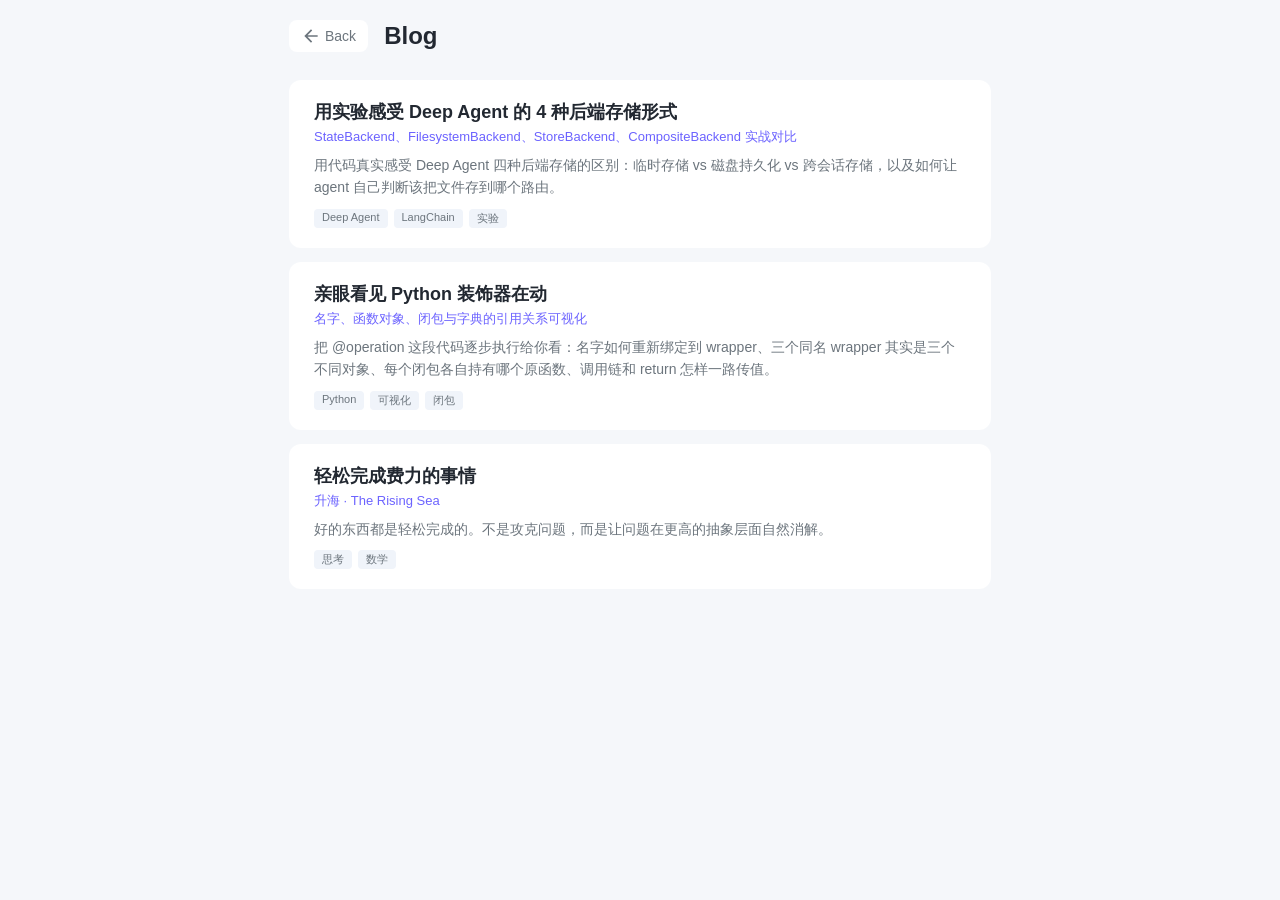
<file: blog.html>
<!DOCTYPE html>
<html>

<head>
    <meta charset="utf-8">
    <meta http-equiv="X-UA-Compatible" content="IE=edge">
    <title>Blog - Caleb XXY</title>
    <link rel="icon" href="favicon.ico">
    <meta name="description" content="Caleb's blog">
    <meta name="viewport" content="width=device-width, initial-scale=1.0, maximum-scale=1.0, user-scalable=no">
    <link rel="stylesheet" href="./static/css/blog.css">

    <script>
        (function() {
            var theme = document.cookie.match(/themeState=([^;]+)/);
            if (theme && theme[1] === "Dark") {
                document.documentElement.setAttribute('data-theme', 'dark');
            }
        })();
    </script>
</head>

<body>
    <div class="container">
        <header class="blog-header">
            <a class="back-link" href="./index.html">
                <svg viewBox="0 0 24 24" width="20" height="20">
                    <path fill="currentColor" d="M20 11H7.83l5.59-5.59L12 4l-8 8 8 8 1.41-1.41L7.83 13H20v-2z"/>
                </svg>
                Back
            </a>
            <h1 class="blog-title">Blog</h1>
        </header>

        <div class="post-list" id="postList">
            <div class="post-placeholder">Loading posts...</div>
        </div>
    </div>

    <script defer src="./static/js/blog.js"></script>
</body>

</html>
</file>
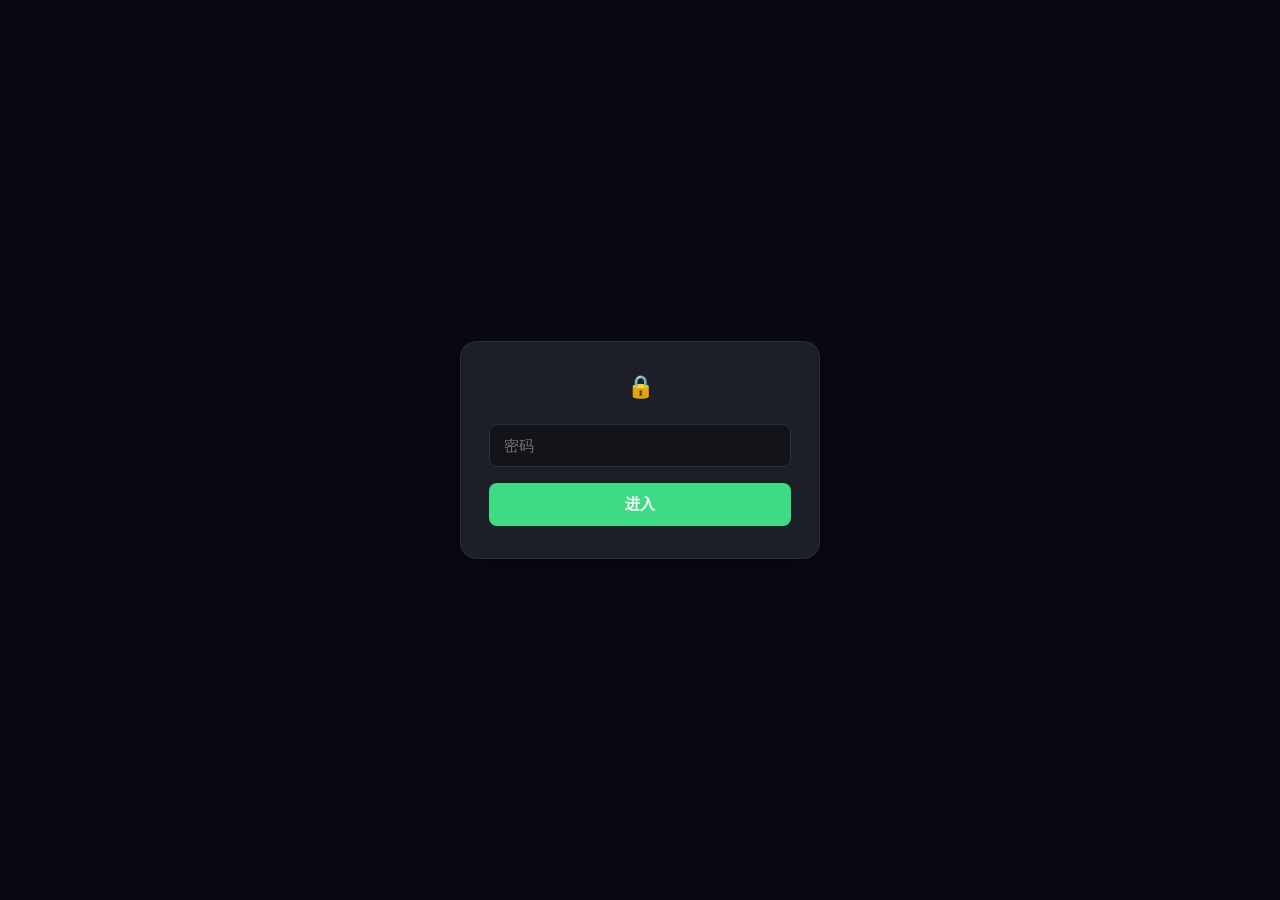
<file: plan-2026-08-27.html>
<!DOCTYPE html>
<html lang="zh-CN">
<head>
<meta charset="UTF-8">
<meta name="viewport" content="width=device-width, initial-scale=1.0">
<title>每日计划 - 2026-08-27</title>
<link rel="icon" href="favicon.ico">
<style>
  :root{
    --bg:#12141a; --card:#1c1f28; --border:#2a2e3a;
    --text:#e8e9ed; --dim:#8b8f9c;
    --ok:#3ddc84; --warn:#ffb454; --bad:#ff5f5f;
  }
  *{box-sizing:border-box;}
  body{
    margin:0; padding:20px 16px; min-height:100vh;
    background:var(--bg); color:var(--text);
    font-family:"Segoe UI","PingFang SC","Microsoft YaHei",sans-serif;
  }

  #authOverlay {
    position:fixed; inset:0; z-index:9999;
    background:rgba(10,10,20,0.98);
    display:flex; align-items:center; justify-content:center;
    backdrop-filter:blur(8px);
  }
  #authOverlay.hidden { display:none; }

  .auth-box {
    background:var(--card); border:1px solid var(--border);
    border-radius:16px; padding:32px 28px; max-width:360px; width:90%;
    box-shadow:0 8px 32px rgba(0,0,0,0.4);
  }
  .auth-box h2 { margin:0 0 24px; font-size:22px; text-align:center; }
  .auth-box input {
    width:100%; padding:12px 14px; font-size:15px;
    background:var(--bg); border:1px solid var(--border);
    border-radius:8px; color:var(--text); outline:none;
    transition:border-color 0.2s;
  }
  .auth-box input:focus { border-color:var(--ok); }
  .auth-box button {
    width:100%; margin-top:16px; padding:12px;
    background:var(--ok); border:none; border-radius:8px;
    color:#fff; font-size:15px; font-weight:600; cursor:pointer;
    transition:opacity 0.2s;
  }
  .auth-box button:hover { opacity:0.9; }
  .auth-error {
    margin-top:12px; padding:10px; background:rgba(255,95,95,0.15);
    border:1px solid var(--bad); border-radius:6px;
    color:var(--bad); font-size:13px; text-align:center;
    display:none;
  }
  .auth-error.show { display:block; }

  #mainContent { display:none; }
  #mainContent.show { display:block; }

  .wrap{max-width:760px; margin:0 auto;}
  header h1{font-size:24px; margin:0 0 4px;}
  header .sub{color:var(--dim); font-size:13px;}
  header .back-link {
    display:inline-flex; align-items:center; gap:4px;
    margin-bottom:16px; padding:6px 12px;
    background:var(--card); border:1px solid var(--border);
    border-radius:8px; color:var(--dim);
    text-decoration:none; font-size:14px;
    transition:background 0.2s, color 0.2s;
  }
  header .back-link:hover { background:var(--border); color:var(--text); }

  .legend{display:flex; gap:16px; margin:16px 0 24px; font-size:12px; color:var(--dim); flex-wrap:wrap;}
  .legend span{display:inline-flex; align-items:center; gap:6px;}
  .dot{width:10px; height:10px; border-radius:50%; display:inline-block;}
  .timeline{position:relative; padding-left:16px; border-left:2px solid var(--border);}
  .task{
    background:var(--card); border:1px solid var(--border); border-radius:10px;
    padding:16px 18px; margin-bottom:14px; position:relative;
  }
  .task::before{
    content:""; position:absolute; left:-25px; top:20px;
    width:10px; height:10px; border-radius:50%; background:var(--dim);
  }
  .task.ok::before{background:var(--ok);}
  .task.warn::before{background:var(--warn);}
  .task.active::before{background:#4da3ff; box-shadow:0 0 0 4px rgba(77,163,255,0.2);}
  .row1{display:flex; justify-content:space-between; align-items:baseline; gap:12px; flex-wrap:wrap;}
  .time{font-size:14px; font-weight:600; color:var(--dim); letter-spacing:0.5px;}
  .badges{display:flex; gap:6px; flex-wrap:wrap;}
  .badge{font-size:11px; padding:3px 9px; border-radius:999px; font-weight:600; white-space:nowrap;}
  .badge.ok{background:rgba(61,220,132,0.15); color:var(--ok);}
  .badge.warn{background:rgba(255,180,84,0.15); color:var(--warn);}
  .badge.bad{background:rgba(255,95,95,0.15); color:var(--bad);}
  .badge.active{background:rgba(77,163,255,0.15); color:#4da3ff;}
  .title{font-size:17px; font-weight:600; margin:10px 0 6px;}
  .notes{font-size:13px; color:var(--dim); line-height:1.6; white-space:pre-wrap;}
  .todo{margin-top:10px; font-size:12px; color:var(--warn); border-top:1px dashed var(--border); padding-top:10px;}
  footer{margin-top:24px; font-size:11px; color:var(--dim); text-align:center;}

  @media (max-width: 600px) {
    body { padding:16px 12px; }
    .wrap { padding:0; }
    header h1 { font-size:20px; }
    .time { font-size:13px; }
    .title { font-size:16px; }
    .notes { font-size:12px; }
    .badge { font-size:10px; padding:2px 7px; }
  }
</style>
</head>
<body>

<div id="authOverlay">
  <div class="auth-box">
    <h2>🔒</h2>
    <input type="password" id="passwordInput" placeholder="密码" autocomplete="off">
    <button onclick="checkPassword()">进入</button>
    <div class="auth-error" id="authError">密码错误</div>
  </div>
</div>

<div id="mainContent">
<div class="wrap">
  <header>
    <a class="back-link" href="./plan.html">
      <svg viewBox="0 0 24 24" width="16" height="16" style="fill:currentColor">
        <path d="M20 11H7.83l5.59-5.59L12 4l-8 8 8 8 1.41-1.41L7.83 13H20v-2z"/>
      </svg>
      返回计划列表
    </a>
    <h1>2026-08-27 星期四</h1>
    <div class="sub">每日战线记录</div>
  </header>

  <div class="legend">
    <span><span class="dot" style="background:var(--ok)"></span>已闭环</span>
    <span><span class="dot" style="background:var(--warn)"></span>部分完成/待办</span>
    <span><span class="dot" style="background:var(--bad)"></span>偏离计划</span>
    <span><span class="dot" style="background:#4da3ff"></span>进行中</span>
  </div>

  <div class="timeline" id="timeline"></div>

  <footer>此页面供家人了解我的日常安排和学习进度</footer>
</div>
</div>

<script id="encryptedTimeline" type="application/json">
{
  "salt": "qpsGbZ7HkwR8PjNgG/gzxw==",
  "iv": "l1xoIGd9oRZKL7Yg",
  "ciphertext": "n2U2gLm+Z2YiHVlgMt+5/+T6igQHE1RGXoJ0AMXZdjNhgWC02rGfv1bD1oT2vd3VRmAMqsLaXvebEvCtktMr5fBt9HuuQ9fiYEnHBdjJlV4Yyi6eUya3aHy3YDgjn+dyYysN1a2yEKZ0H1WZ0csl6ZS1qGJCEE+kU6YneNY1uVglmG+W2wV0Un/uWUy3uxjJRDKlH1R7r1wni+jOQ9t0YdOBkWSGplslN8/2dby2vtdgxuaebyQXv5hdUcVE27hXu1nIgaaAak1bJYeSdYeH9CLFJGkr/OSHzIdxYJjjn8Z4AhmFQQx5kXx6ornRHKTFIApMosKgtaMKzwDgyGt4UB82P+vO1c/rBh4ty7a8LqLGyHTqAW4lhIlyyQ1/Fig7voxKOqog6relJvIK8KZI7dW1edukFYh6GuKzrBVfN7524Hhaw8Fr55ioXcyRsaH5vu14nTGUI7Hn1aFeb2ksayoir+TR8agFzelqVX85Vp0YyOue4GHG0UV0kqRrsnCsZLXFEnyUiR3j1b7lKOCqHlQswjykLL/aX/YZxEUCdDYoFAXONtBuaOFz7LSChJBRbPClfgJa9iRHQq7nipPZx4oenndfUYBSDMfqyvCoDmuZadWqspx8tRehrE7cVkvp8dr2lEO13cqKwBz1TGu0PN0sYvmIjfcGtVz0E0Nv8GHLoBM5BdilePWQduWGfofPWdW7wpRmmiQ5bqhmYljMQXRBazDG3dzfm+Awk//aVjy7Jw9iayaQTV2Oaz3e1JMIImstVt8+47QxV8ZotAdxPbwrXomDx2Iw0hwCtHIOyT1vbEBzvgoMzqTxH7x48INMGkrq6GBh+DuGyeR57tPiOoFmanNM0FwA0dlzuWP4SVukCKIIw1OwyQ/mMk0Y3NnxHVR12YH74Q0WfDxJ3cpCYEvuI+SzvD/uSD4Sja2t67YyTt5l7WUj2aBCuU7XjDZLKFPs59p8SJugHy5GiyOYWCNEf/lOwX2/DYf7FpKXFkQdcQ8smqnAHhL6tOsHiiyyq+IOVr+8LU03EPgzYe55p3hMth9jHMH/+ipEbmnuSmbEaQi50VpKz3hmF69+BcJEhNvgHURwx5gWcgHEUjVWRgJUdhEZPa8Dykm0rToiadLD4rKRC831vWggnIUnqWwp87HACge1zNyfUgbBfPty1cX9o0US7CsUk4wPR4nj8wKLnBAT/qxTqjY5Q+H49Q5wxijGBZG9Wh1cJk0AFji+u33y8NW40Kw6NeODI+YJRJQeGTDVuBCnaYNZwfDsctPUq0uI0087UJXkyPLgu2dWhtxt0iYlRU6+2ZoqxbKv7AcoJeMe/Eqx5R+n3yrvGd8qd90LAQKS5dMylAvoolVl7k7Bs6oBWUKrpKADBgYU/SbdBRJi+/9Vubtb5owf7qW6/T9/GpEvG8E/Pw3hjUUeQZqnj15ID6Bwq6RxlhNzOFOW6xb8uSvkfh47mxI4XZfxwnw68axbKGBJktmXoGfTpVxgApmBvbE3X/ubG9evyzCqK75bKvIQlV8LNQFksPOXh3JdvMN8RymO0V+Al3P8O3j/vf/cYKDNZIMCil/WOyWNdIG1hRqfHJPoHnngrGpgCdk0HHOyzDQ5aMW8vZHcoEj/ju4eCk4YiB6GG2+xgmK2AS1mlaQYKgT+qG2fRLSD3WIpx7wtOHqY"
}
</script>

<script src="./static/js/plan-crypto.js"></script>
<script>
async function checkPassword() {
  const input = document.getElementById('passwordInput');
  const error = document.getElementById('authError');
  const pwd = input.value.trim();

  if (!pwd) {
    error.textContent = '请输入密码';
    error.classList.add('show');
    return;
  }

  try {
    const success = await checkPasswordAndDecrypt(
      pwd,
      'encryptedTimeline',
      'timeline',
      'timeline-2026-08-27'
    );

    if (success) {
      document.getElementById('authOverlay').classList.add('hidden');
      document.getElementById('mainContent').classList.add('show');
      sessionStorage.setItem('planAuth', 'ok');
    } else {
      error.textContent = '密码错误';
      error.classList.add('show');
      input.value = '';
      input.focus();
    }
  } catch (e) {
    error.textContent = '解密失败: ' + e.message;
    error.classList.add('show');
  }
}

window.addEventListener('DOMContentLoaded', () => {
  if (sessionStorage.getItem('planAuth') === 'ok') {
    const cached = sessionStorage.getItem('timeline-2026-08-27');
    if (cached) {
      document.getElementById('timeline').innerHTML = cached;
      document.getElementById('authOverlay').classList.add('hidden');
      document.getElementById('mainContent').classList.add('show');
    }
  }

  document.getElementById('passwordInput').addEventListener('keypress', (e) => {
    if (e.key === 'Enter') checkPassword();
  });
});
</script>

</body>
</html>
</file>
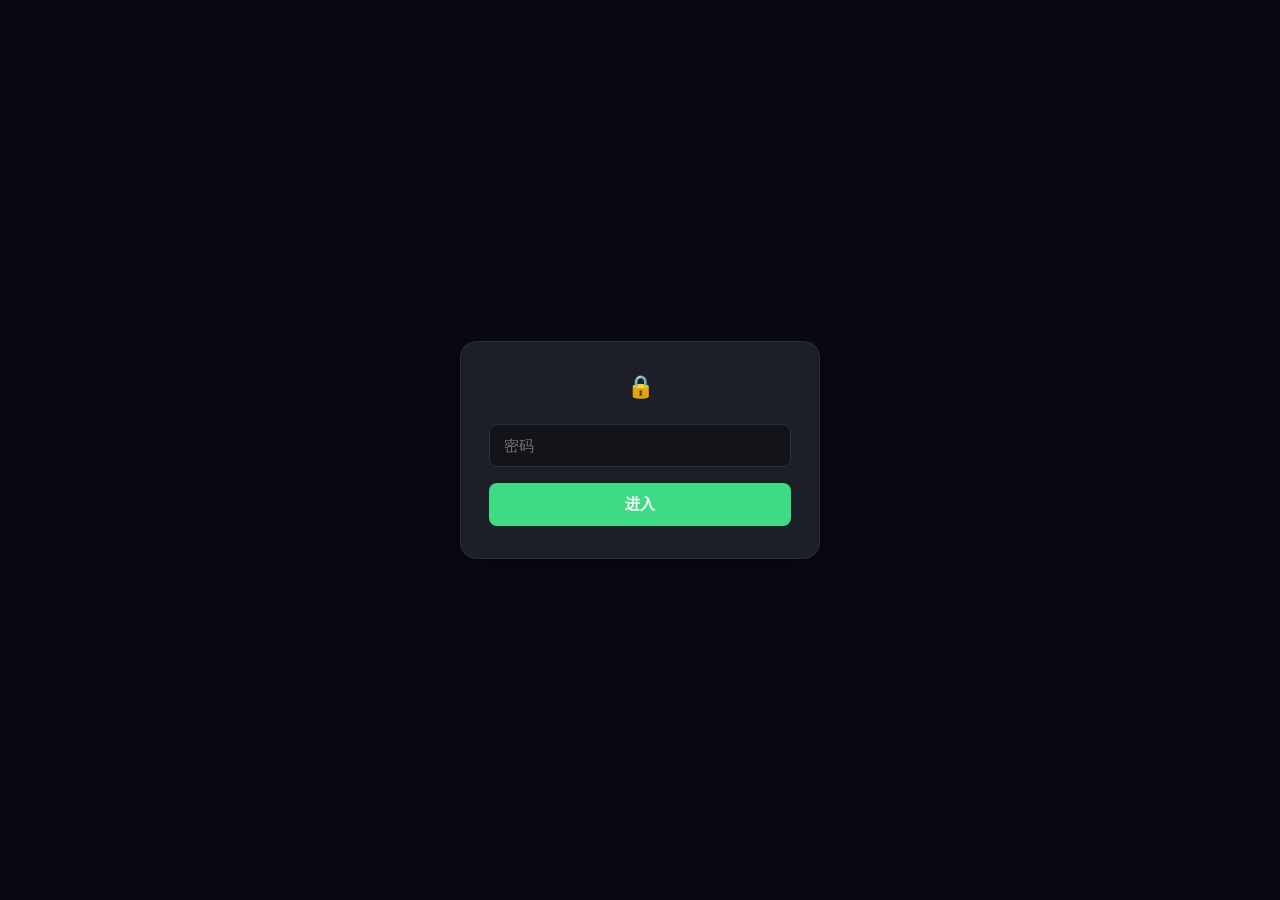
<file: plan-2026-08-28.html>
<!DOCTYPE html>
<html lang="zh-CN">
<head>
<meta charset="UTF-8">
<meta name="viewport" content="width=device-width, initial-scale=1.0">
<title>每日计划 - 2026-08-28</title>
<link rel="icon" href="favicon.ico">
<style>
  :root{
    --bg:#12141a; --card:#1c1f28; --border:#2a2e3a;
    --text:#e8e9ed; --dim:#8b8f9c;
    --ok:#3ddc84; --warn:#ffb454; --bad:#ff5f5f;
  }
  *{box-sizing:border-box;}
  body{
    margin:0; padding:20px 16px; min-height:100vh;
    background:var(--bg); color:var(--text);
    font-family:"Segoe UI","PingFang SC","Microsoft YaHei",sans-serif;
  }

  /* Password overlay */
  #authOverlay {
    position:fixed; inset:0; z-index:9999;
    background:rgba(10,10,20,0.98);
    display:flex; align-items:center; justify-content:center;
    backdrop-filter:blur(8px);
  }
  #authOverlay.hidden { display:none; }

  .auth-box {
    background:var(--card); border:1px solid var(--border);
    border-radius:16px; padding:32px 28px; max-width:360px; width:90%;
    box-shadow:0 8px 32px rgba(0,0,0,0.4);
  }
  .auth-box h2 { margin:0 0 24px; font-size:22px; text-align:center; }
  .auth-box input {
    width:100%; padding:12px 14px; font-size:15px;
    background:var(--bg); border:1px solid var(--border);
    border-radius:8px; color:var(--text); outline:none;
    transition:border-color 0.2s;
  }
  .auth-box input:focus { border-color:var(--ok); }
  .auth-box button {
    width:100%; margin-top:16px; padding:12px;
    background:var(--ok); border:none; border-radius:8px;
    color:#fff; font-size:15px; font-weight:600; cursor:pointer;
    transition:opacity 0.2s;
  }
  .auth-box button:hover { opacity:0.9; }
  .auth-error {
    margin-top:12px; padding:10px; background:rgba(255,95,95,0.15);
    border:1px solid var(--bad); border-radius:6px;
    color:var(--bad); font-size:13px; text-align:center;
    display:none;
  }
  .auth-error.show { display:block; }

  /* Main content */
  #mainContent { display:none; }
  #mainContent.show { display:block; }

  .wrap{max-width:760px; margin:0 auto;}
  header h1{font-size:24px; margin:0 0 4px;}
  header .sub{color:var(--dim); font-size:13px;}
  header .back-link {
    display:inline-flex; align-items:center; gap:4px;
    margin-bottom:16px; padding:6px 12px;
    background:var(--card); border:1px solid var(--border);
    border-radius:8px; color:var(--dim);
    text-decoration:none; font-size:14px;
    transition:background 0.2s, color 0.2s;
  }
  header .back-link:hover { background:var(--border); color:var(--text); }

  .legend{display:flex; gap:16px; margin:16px 0 24px; font-size:12px; color:var(--dim); flex-wrap:wrap;}
  .legend span{display:inline-flex; align-items:center; gap:6px;}
  .dot{width:10px; height:10px; border-radius:50%; display:inline-block;}
  .timeline{position:relative; padding-left:16px; border-left:2px solid var(--border);}
  .task{
    background:var(--card); border:1px solid var(--border); border-radius:10px;
    padding:16px 18px; margin-bottom:14px; position:relative;
  }
  .task::before{
    content:""; position:absolute; left:-25px; top:20px;
    width:10px; height:10px; border-radius:50%; background:var(--dim);
  }
  .task.ok::before{background:var(--ok);}
  .task.warn::before{background:var(--warn);}
  .task.active::before{background:#4da3ff; box-shadow:0 0 0 4px rgba(77,163,255,0.2);}
  .row1{display:flex; justify-content:space-between; align-items:baseline; gap:12px; flex-wrap:wrap;}
  .time{font-size:14px; font-weight:600; color:var(--dim); letter-spacing:0.5px;}
  .badges{display:flex; gap:6px; flex-wrap:wrap;}
  .badge{font-size:11px; padding:3px 9px; border-radius:999px; font-weight:600; white-space:nowrap;}
  .badge.ok{background:rgba(61,220,132,0.15); color:var(--ok);}
  .badge.warn{background:rgba(255,180,84,0.15); color:var(--warn);}
  .badge.bad{background:rgba(255,95,95,0.15); color:var(--bad);}
  .badge.active{background:rgba(77,163,255,0.15); color:#4da3ff;}
  .title{font-size:17px; font-weight:600; margin:10px 0 6px;}
  .notes{font-size:13px; color:var(--dim); line-height:1.6; white-space:pre-wrap;}
  .todo{margin-top:10px; font-size:12px; color:var(--warn); border-top:1px dashed var(--border); padding-top:10px;}
  footer{margin-top:24px; font-size:11px; color:var(--dim); text-align:center;}

  @media (max-width: 600px) {
    body { padding:16px 12px; }
    .wrap { padding:0; }
    header h1 { font-size:20px; }
    .time { font-size:13px; }
    .title { font-size:16px; }
    .notes { font-size:12px; }
    .badge { font-size:10px; padding:2px 7px; }
  }
</style>
</head>
<body>

<!-- Password Authentication -->
<div id="authOverlay">
  <div class="auth-box">
    <h2>🔒</h2>
    <input type="password" id="passwordInput" placeholder="密码" autocomplete="off">
    <button onclick="checkPassword()">进入</button>
    <div class="auth-error" id="authError">密码错误</div>
  </div>
</div>

<!-- Main Content -->
<div id="mainContent">
<div class="wrap">
  <header>
    <a class="back-link" href="./plan.html">
      <svg viewBox="0 0 24 24" width="16" height="16" style="fill:currentColor">
        <path d="M20 11H7.83l5.59-5.59L12 4l-8 8 8 8 1.41-1.41L7.83 13H20v-2z"/>
      </svg>
      返回计划列表
    </a>
    <h1>2026-08-28 星期五</h1>
    <div class="sub">每日战线记录</div>
  </header>

  <div class="legend">
    <span><span class="dot" style="background:var(--ok)"></span>已闭环</span>
    <span><span class="dot" style="background:var(--warn)"></span>部分完成/待办</span>
    <span><span class="dot" style="background:var(--bad)"></span>偏离计划</span>
    <span><span class="dot" style="background:#4da3ff"></span>进行中</span>
  </div>

  <div class="timeline" id="timeline">

    <div class="task ok">
      <div class="row1">
        <div class="time">08:00 – 12:00</div>
        <div class="badges">
          <span class="badge ok">已完成</span>
        </div>
      </div>
      <div class="title">蒋炎岩《生成式软件工程》课程学习</div>
      <div class="notes">完成课程观看并做笔记。
重点：理解 AI 辅助编程的核心思想、Prompt Engineering 在软件工程中的应用、以及如何利用生成式 AI 提升开发效率。</div>
    </div>

    <div class="task ok">
      <div class="row1">
        <div class="time">14:28 – 17:28（180分钟）</div>
        <div class="badges">
          <span class="badge ok">已完成</span>
        </div>
      </div>
      <div class="title">申论真题实战：2020年新疆公务员录用考试《申论》（县区市及以上卷）</div>
      <div class="notes">第一套申论卷，严格计时180分钟，一次性写完，不查资料、不中途暂停。
目的：建立真实分数基准线 + 考试地图（哪里不会、主观题要求输出到什么程度）。
内部参考分配：读材料审题40min / 小题70min / 大作文60min / 检查10min（不卡死，别让一块吃掉别的）。</div>
      <div class="todo" style="color:var(--ok); border-color:var(--ok);">✅ <b>关键提醒</b>：申论题做完只是第一步。真正的分水岭在于<b>全方位复盘</b>——对照答案逐题分析思路差距、找出答题盲区、修正表达习惯、优化时间分配。复盘质量决定下一套的进步幅度，千万别以为"做完了"就结束了。</div>
    </div>

    <div class="task ok">
      <div class="row1">
        <div class="time">18:03 – 19:23（80分钟）</div>
        <div class="badges">
          <span class="badge ok">已完成</span>
        </div>
      </div>
      <div class="title">运动</div>
      <div class="notes">体能训练，保持身体状态。</div>
    </div>

  </div>

  <footer>此页面供家人了解我的日常安排和学习进度</footer>
</div>
</div>

<script>
// Simple password protection - SHA256 hash
const HASH = '46d8dae1407acfe9cc3c0bc1c22bbba41000d4f51df51a95fe75220b4ec903c0';

async function hashPassword(pwd) {
  const encoder = new TextEncoder();
  const data = encoder.encode(pwd);
  const hashBuffer = await crypto.subtle.digest('SHA-256', data);
  const hashArray = Array.from(new Uint8Array(hashBuffer));
  return hashArray.map(b => b.toString(16).padStart(2, '0')).join('');
}

async function checkPassword() {
  const input = document.getElementById('passwordInput');
  const error = document.getElementById('authError');
  const pwd = input.value.trim();

  if (!pwd) {
    error.textContent = '请输入密码';
    error.classList.add('show');
    return;
  }

  const hash = await hashPassword(pwd);

  if (hash === HASH) {
    document.getElementById('authOverlay').classList.add('hidden');
    document.getElementById('mainContent').classList.add('show');
    sessionStorage.setItem('planAuth', 'ok');
  } else {
    error.textContent = '密码错误';
    error.classList.add('show');
    input.value = '';
    input.focus();
  }
}

// Check session storage on load
window.addEventListener('DOMContentLoaded', () => {
  if (sessionStorage.getItem('planAuth') === 'ok') {
    document.getElementById('authOverlay').classList.add('hidden');
    document.getElementById('mainContent').classList.add('show');
  }

  // Enter key to submit
  document.getElementById('passwordInput').addEventListener('keypress', (e) => {
    if (e.key === 'Enter') checkPassword();
  });
});
</script>

</body>
</html>
</file>
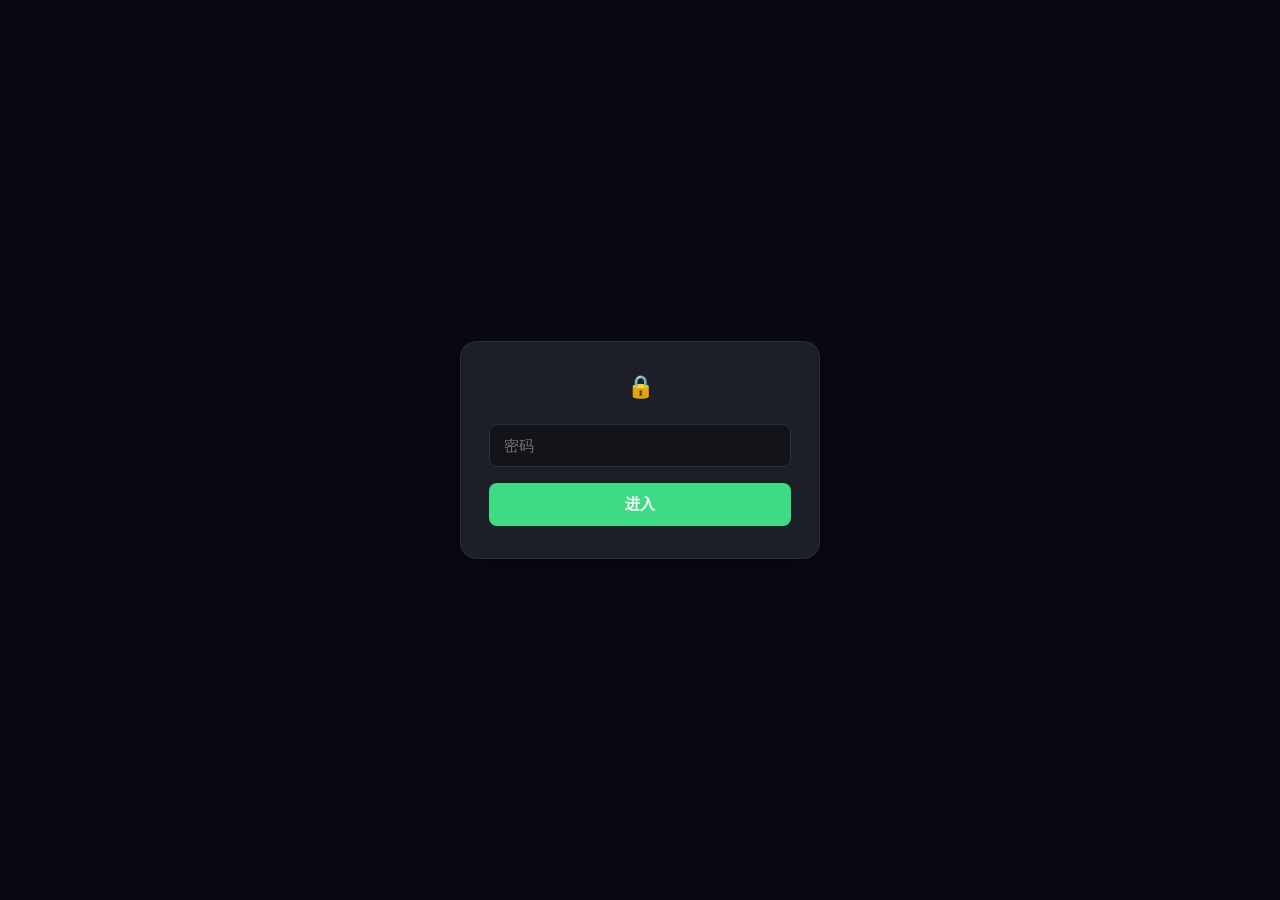
<file: plan-2026-08-29.html>
<!DOCTYPE html>
<html lang="zh-CN">
<head>
<meta charset="UTF-8">
<meta name="viewport" content="width=device-width, initial-scale=1.0">
<title>每日计划 - 2026-08-29</title>
<link rel="icon" href="favicon.ico">
<style>
  :root{
    --bg:#12141a; --card:#1c1f28; --border:#2a2e3a;
    --text:#e8e9ed; --dim:#8b8f9c;
    --ok:#3ddc84; --warn:#ffb454; --bad:#ff5f5f;
  }
  *{box-sizing:border-box;}
  body{
    margin:0; padding:20px 16px; min-height:100vh;
    background:var(--bg); color:var(--text);
    font-family:"Segoe UI","PingFang SC","Microsoft YaHei",sans-serif;
  }

  #authOverlay {
    position:fixed; inset:0; z-index:9999;
    background:rgba(10,10,20,0.98);
    display:flex; align-items:center; justify-content:center;
    backdrop-filter:blur(8px);
  }
  #authOverlay.hidden { display:none; }

  .auth-box {
    background:var(--card); border:1px solid var(--border);
    border-radius:16px; padding:32px 28px; max-width:360px; width:90%;
    box-shadow:0 8px 32px rgba(0,0,0,0.4);
  }
  .auth-box h2 { margin:0 0 24px; font-size:22px; text-align:center; }
  .auth-box input {
    width:100%; padding:12px 14px; font-size:15px;
    background:var(--bg); border:1px solid var(--border);
    border-radius:8px; color:var(--text); outline:none;
    transition:border-color 0.2s;
  }
  .auth-box input:focus { border-color:var(--ok); }
  .auth-box button {
    width:100%; margin-top:16px; padding:12px;
    background:var(--ok); border:none; border-radius:8px;
    color:#fff; font-size:15px; font-weight:600; cursor:pointer;
    transition:opacity 0.2s;
  }
  .auth-box button:hover { opacity:0.9; }
  .auth-error {
    margin-top:12px; padding:10px; background:rgba(255,95,95,0.15);
    border:1px solid var(--bad); border-radius:6px;
    color:var(--bad); font-size:13px; text-align:center;
    display:none;
  }
  .auth-error.show { display:block; }

  #mainContent { display:none; }
  #mainContent.show { display:block; }

  .wrap{max-width:760px; margin:0 auto;}
  header h1{font-size:24px; margin:0 0 4px;}
  header .sub{color:var(--dim); font-size:13px;}
  header .back-link {
    display:inline-flex; align-items:center; gap:4px;
    margin-bottom:16px; padding:6px 12px;
    background:var(--card); border:1px solid var(--border);
    border-radius:8px; color:var(--dim);
    text-decoration:none; font-size:14px;
    transition:background 0.2s, color 0.2s;
  }
  header .back-link:hover { background:var(--border); color:var(--text); }

  .legend{display:flex; gap:16px; margin:16px 0 24px; font-size:12px; color:var(--dim); flex-wrap:wrap;}
  .legend span{display:inline-flex; align-items:center; gap:6px;}
  .dot{width:10px; height:10px; border-radius:50%; display:inline-block;}
  .timeline{position:relative; padding-left:16px; border-left:2px solid var(--border);}
  .task{
    background:var(--card); border:1px solid var(--border); border-radius:10px;
    padding:16px 18px; margin-bottom:14px; position:relative;
  }
  .task::before{
    content:""; position:absolute; left:-25px; top:20px;
    width:10px; height:10px; border-radius:50%; background:var(--dim);
  }
  .task.ok::before{background:var(--ok);}
  .task.warn::before{background:var(--warn);}
  .task.active::before{background:#4da3ff; box-shadow:0 0 0 4px rgba(77,163,255,0.2);}
  .row1{display:flex; justify-content:space-between; align-items:baseline; gap:12px; flex-wrap:wrap;}
  .time{font-size:14px; font-weight:600; color:var(--dim); letter-spacing:0.5px;}
  .badges{display:flex; gap:6px; flex-wrap:wrap;}
  .badge{font-size:11px; padding:3px 9px; border-radius:999px; font-weight:600; white-space:nowrap;}
  .badge.ok{background:rgba(61,220,132,0.15); color:var(--ok);}
  .badge.warn{background:rgba(255,180,84,0.15); color:var(--warn);}
  .badge.bad{background:rgba(255,95,95,0.15); color:var(--bad);}
  .badge.active{background:rgba(77,163,255,0.15); color:#4da3ff;}
  .title{font-size:17px; font-weight:600; margin:10px 0 6px;}
  .notes{font-size:13px; color:var(--dim); line-height:1.6; white-space:pre-wrap;}
  .todo{margin-top:10px; font-size:12px; color:var(--warn); border-top:1px dashed var(--border); padding-top:10px;}
  footer{margin-top:24px; font-size:11px; color:var(--dim); text-align:center;}

  @media (max-width: 600px) {
    body { padding:16px 12px; }
    .wrap { padding:0; }
    header h1 { font-size:20px; }
    .time { font-size:13px; }
    .title { font-size:16px; }
    .notes { font-size:12px; }
    .badge { font-size:10px; padding:2px 7px; }
  }
</style>
</head>
<body>

<div id="authOverlay">
  <div class="auth-box">
    <h2>🔒</h2>
    <input type="password" id="passwordInput" placeholder="密码" autocomplete="off">
    <button onclick="checkPassword()">进入</button>
    <div class="auth-error" id="authError">密码错误</div>
  </div>
</div>

<div id="mainContent">
<div class="wrap">
  <header>
    <a class="back-link" href="./plan.html">
      <svg viewBox="0 0 24 24" width="16" height="16" style="fill:currentColor">
        <path d="M20 11H7.83l5.59-5.59L12 4l-8 8 8 8 1.41-1.41L7.83 13H20v-2z"/>
      </svg>
      返回计划列表
    </a>
    <h1>2026-08-29 星期六</h1>
    <div class="sub">每日战线记录</div>
  </header>

  <div class="legend">
    <span><span class="dot" style="background:var(--ok)"></span>已闭环</span>
    <span><span class="dot" style="background:var(--warn)"></span>部分完成/待办</span>
    <span><span class="dot" style="background:var(--bad)"></span>偏离计划</span>
    <span><span class="dot" style="background:#4da3ff"></span>进行中</span>
  </div>

  <div class="timeline" id="timeline"></div>

  <footer>此页面供家人了解我的日常安排和学习进度</footer>
</div>
</div>

<script id="encryptedTimeline" type="application/json">
{
  "salt": "u/kMq9pMLdXHzdrDnpVRRQ==",
  "iv": "r3hh61waV82YTUl2",
  "ciphertext": "J+iXFoMELgi353G3j4SmgHeHZ7maJQ0Tsr2by+S96TEmYJnsB5uI7N4EZxD3JI8wU0oz2jsRUzxBVgcAwOK2/umHeJDTTqFnIZURrDf1FRn6N0wmDJAPmgo94iIMgYKspe76Y7fk9UoSh8jFBzQDO6dbxRViIYg67NFwHV3JeRrX5+yHdbkJhCtmSXwYqZzB6d1exO/Ni4HxG+1ROxJOq9TVDWkPTpDUlLpIM9cSlO1SZC85yKKpaq1l1XJShXK+6zCg3vvl/0tLvPDhJuZwkqdp6JNMNcs0yPGnaioE85uZHD6oKpbVHfaMcmmGX7ttgAe7Hs0GGH4rYhs5uJai4kxgajBjGj1tLNog03oVe8GwXGtC/ixIH+InPczUbeVg85JubgVmvTrk6XX+WheDnruW3hNYxkUvmPiI2iOFvw6YQ43XGS+5aiHXDW/mKWExZdTfKw36fLInLFquly7Ya4e4s/Qg7Nmiiu/bn6tPCBdeVRXBBH4RnaiGi1bNRl3RrFovuiEMFd0wstmPt9bFkwk8tDU5p6AJPcvacTATcYbSJE9NBTC6PpW7X/ci8QEOZaiy/VhffuIKDW3eGUGIGSzimdp1siZlF7qcwmHMPYtIeByaZO83AqRcdJ8Vw2yQmPAGz9KGGtrOV/odGMT5zkH1rqSfpbTxpCmBxuB8YyoNqzlXh+jsi7yzUzN0PRRAbXa4TK6L9kxlO66GTdnIYCl7WNUCg/CNgfJgPToaEdoCCVknyLOb1PNRIeDnsl+OVq8tt8nyR4V+MPZTyJ4b8m+EflX3IN3YPPm1jzNpGzZaJcr9Zyc27ftSf7sz7fqCbLfLGfDuOBtjWvRpWPtL3ciVcr/s8RcQ6BOuqRAdWYsyA+knFtx0QmcTRL38odqozTkKRYLZ/dIl6IAVcPIMma8zaL/J4Mi+OMGu0gxCzNlBJmXe62dm6ECtBQ8k1g7BNhwekisaTMkC8FnCCDiWEhUXK+bZmX0UxEsUrKijePXPIrrX7NVmgC1HfNHtfYJ7hcRPtf5rwpXtdphD9sXmBr13PQQYZFQUFDsGFSMbGvDOXYT02+SWbWuYy9h/nHYNGlVsRP4o/GDq3PN/iXL3jsVj9VQ3NxAsPeV/PksjAnXnRKdRhnfHRI1gmaAJbUvvy8RCfAKCilmbsta3MTInZsKU7gFnqo9N2W2O/PMw28+NY6J57EA5akcuo4+oSX2STOykua9ScnSAfz9rLwCg8IuaohYjwStUQT4HiD5derGIVPhHsJnxp5/75MWFeZUm9kFMNotvMOY+xD62O1UwCWl7iDx9FTP0WcgjlU3oWalymUvUeBca+DKJXh90jC0oKzJkG9CN6QxlJv8pvSYi0vYnfkoRnsSwnhNyavNenzNMutGEa1+1W5mdKbZfpo2llX6eeggB/PwjFJ5fowLMmMc7Pc8exuToCPB5hBbaK9+xe/j/dxcsuBlUB22ppaQm9aZZbjryHvF10KRTQaQvLn9RWwObUbii1Mk1A8rD7EGNyXp5wAFhAgyE1O+ZQfpljcLs3h9cmnByWzF1BkQOaTNdRJwd2GghP/JCxuY2p3Q7UyKyYqpr/+SvT0quB+MiS/8AmB86FQOsWAgmx30awjOHWI0I/xJO3If3mnXnYOx7Az1FVgzO49OsftGCWYUpp5jDCh0DEtGitvJ4lDI8nWTeSKLQ/hdZBFsI3H47kELSO6X1l/YP6DFDTPW7Z/P9iP44U/ydqZ+icgPnolahLCth2px96YuJYfU7RueCLQDZ/hDUyWhy02I/UD6cmCGesPvXKtkdNF3f5eXNgvsV4LoV2c5e9Upx25Zsb/CflF3h8hCkB/j8B89doz1U4OHCtZLdtALqh8EVqF4vziDH+Ba3yhhEafFlSNwf+4Q2YW9SBCuB8fUA3379Pl48DvHPjnwNdE8ZMBP+Gbq4xy8kmVK2esrw3GcT7qfK+ogzC62oE9pkruYHETNYE35Ck7E6WUK2nRg1Q/cc188gzfxDCF/vrsh62VMAeqcE8/PSIqO2BLDS1bJGxTUIGhSWWh2VWmaIIDXgSgKc1QAsSco94ddx4PkeTkMXw25TJdyNMQ1C5MvNI2HTc78QCPG3fjeHGuFFcb80Fzcm71UM2lG8ttfZ0cQ6s5m6VoNl6CHEeAcNkV25x7lU4hpp7tUxpudGzuT9RtU5X4SzdXmxE2aop7GxoPVltnMcGTwZ2vRpVDtbR/r03RU6Ziczr3rWs5OFu/y8Gl+gcNjNCQw90DciBEpFk10CP7RDdtEHHRX2Ct5dzzADaybfGOp1Ia98rHwv2KrWPcUMVh+3Q/Jg4f7g6nfijMjhLdMbTwE+UI32qdPWApvJp2zq4003pYyujlsHgDmO"
}
</script>

<script src="./static/js/plan-crypto.js"></script>
<script>
async function checkPassword() {
  const input = document.getElementById('passwordInput');
  const error = document.getElementById('authError');
  const pwd = input.value.trim();

  if (!pwd) {
    error.textContent = '请输入密码';
    error.classList.add('show');
    return;
  }

  try {
    const success = await checkPasswordAndDecrypt(
      pwd,
      'encryptedTimeline',
      'timeline',
      'timeline-2026-08-29'
    );

    if (success) {
      document.getElementById('authOverlay').classList.add('hidden');
      document.getElementById('mainContent').classList.add('show');
      sessionStorage.setItem('planAuth', 'ok');
    } else {
      error.textContent = '密码错误';
      error.classList.add('show');
      input.value = '';
      input.focus();
    }
  } catch (e) {
    error.textContent = '解密失败: ' + e.message;
    error.classList.add('show');
  }
}

window.addEventListener('DOMContentLoaded', () => {
  if (sessionStorage.getItem('planAuth') === 'ok') {
    const cached = sessionStorage.getItem('timeline-2026-08-29');
    if (cached) {
      document.getElementById('timeline').innerHTML = cached;
      document.getElementById('authOverlay').classList.add('hidden');
      document.getElementById('mainContent').classList.add('show');
    }
  }

  document.getElementById('passwordInput').addEventListener('keypress', (e) => {
    if (e.key === 'Enter') checkPassword();
  });
});
</script>

</body>
</html>
</file>
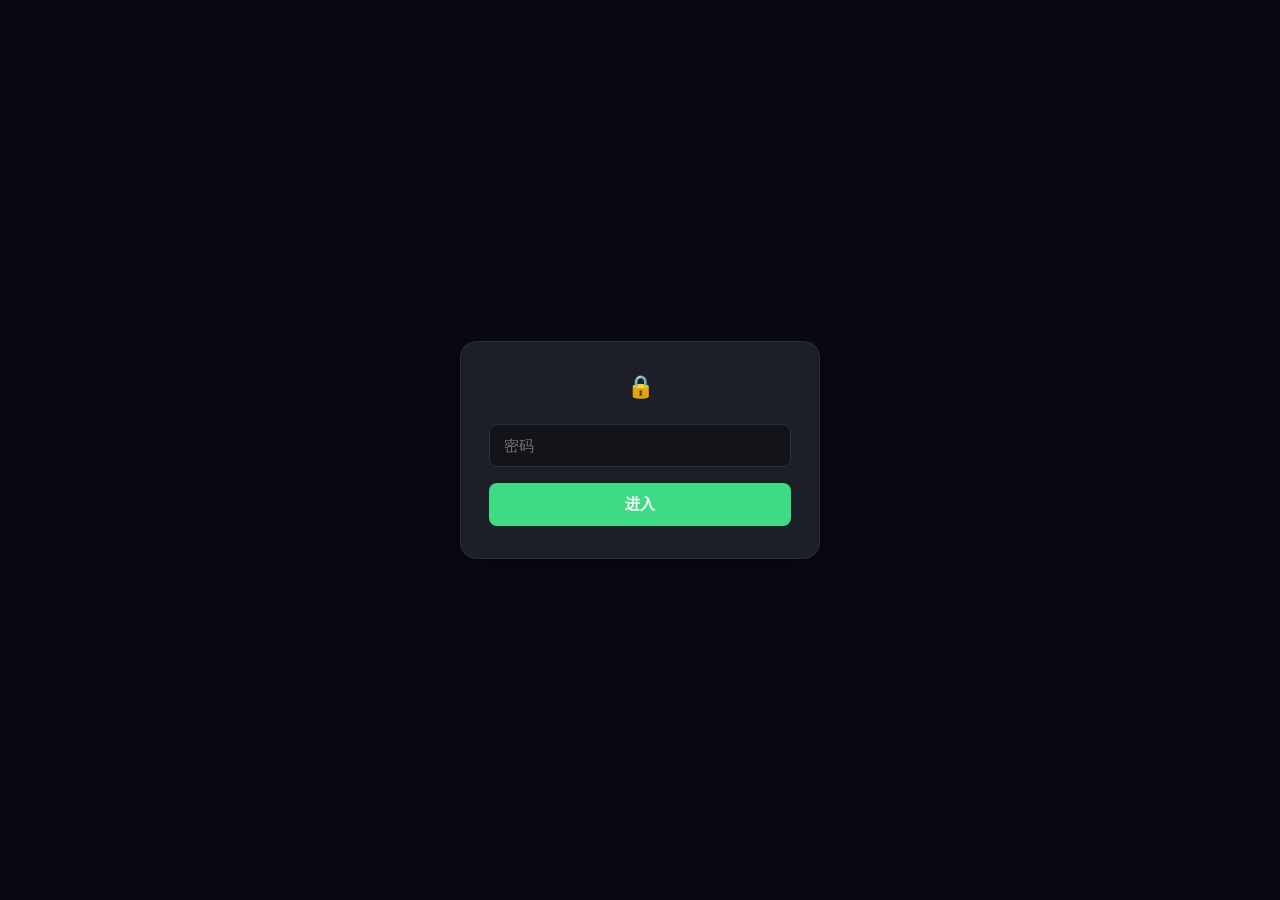
<file: plan-2026-08-30.html>
<!DOCTYPE html>
<html lang="zh-CN">
<head>
<meta charset="UTF-8">
<meta name="viewport" content="width=device-width, initial-scale=1.0">
<title>每日计划 - 2026-08-30</title>
<link rel="icon" href="favicon.ico">
<style>
  :root{
    --bg:#12141a; --card:#1c1f28; --border:#2a2e3a;
    --text:#e8e9ed; --dim:#8b8f9c;
    --ok:#3ddc84; --warn:#ffb454; --bad:#ff5f5f;
  }
  *{box-sizing:border-box;}
  body{
    margin:0; padding:20px 16px; min-height:100vh;
    background:var(--bg); color:var(--text);
    font-family:"Segoe UI","PingFang SC","Microsoft YaHei",sans-serif;
  }

  #authOverlay {
    position:fixed; inset:0; z-index:9999;
    background:rgba(10,10,20,0.98);
    display:flex; align-items:center; justify-content:center;
    backdrop-filter:blur(8px);
  }
  #authOverlay.hidden { display:none; }

  .auth-box {
    background:var(--card); border:1px solid var(--border);
    border-radius:16px; padding:32px 28px; max-width:360px; width:90%;
    box-shadow:0 8px 32px rgba(0,0,0,0.4);
  }
  .auth-box h2 { margin:0 0 24px; font-size:22px; text-align:center; }
  .auth-box input {
    width:100%; padding:12px 14px; font-size:15px;
    background:var(--bg); border:1px solid var(--border);
    border-radius:8px; color:var(--text); outline:none;
    transition:border-color 0.2s;
  }
  .auth-box input:focus { border-color:var(--ok); }
  .auth-box button {
    width:100%; margin-top:16px; padding:12px;
    background:var(--ok); border:none; border-radius:8px;
    color:#fff; font-size:15px; font-weight:600; cursor:pointer;
    transition:opacity 0.2s;
  }
  .auth-box button:hover { opacity:0.9; }
  .auth-error {
    margin-top:12px; padding:10px; background:rgba(255,95,95,0.15);
    border:1px solid var(--bad); border-radius:6px;
    color:var(--bad); font-size:13px; text-align:center;
    display:none;
  }
  .auth-error.show { display:block; }

  #mainContent { display:none; }
  #mainContent.show { display:block; }

  .wrap{max-width:760px; margin:0 auto;}
  header h1{font-size:24px; margin:0 0 4px;}
  header .sub{color:var(--dim); font-size:13px;}
  header .back-link {
    display:inline-flex; align-items:center; gap:4px;
    margin-bottom:16px; padding:6px 12px;
    background:var(--card); border:1px solid var(--border);
    border-radius:8px; color:var(--dim);
    text-decoration:none; font-size:14px;
    transition:background 0.2s, color 0.2s;
  }
  header .back-link:hover { background:var(--border); color:var(--text); }

  .legend{display:flex; gap:16px; margin:16px 0 24px; font-size:12px; color:var(--dim); flex-wrap:wrap;}
  .legend span{display:inline-flex; align-items:center; gap:6px;}
  .dot{width:10px; height:10px; border-radius:50%; display:inline-block;}
  .timeline{position:relative; padding-left:16px; border-left:2px solid var(--border);}
  .task{
    background:var(--card); border:1px solid var(--border); border-radius:10px;
    padding:16px 18px; margin-bottom:14px; position:relative;
  }
  .task::before{
    content:""; position:absolute; left:-25px; top:20px;
    width:10px; height:10px; border-radius:50%; background:var(--dim);
  }
  .task.ok::before{background:var(--ok);}
  .task.warn::before{background:var(--warn);}
  .task.active::before{background:#4da3ff; box-shadow:0 0 0 4px rgba(77,163,255,0.2);}
  .row1{display:flex; justify-content:space-between; align-items:baseline; gap:12px; flex-wrap:wrap;}
  .time{font-size:14px; font-weight:600; color:var(--dim); letter-spacing:0.5px;}
  .badges{display:flex; gap:6px; flex-wrap:wrap;}
  .badge{font-size:11px; padding:3px 9px; border-radius:999px; font-weight:600; white-space:nowrap;}
  .badge.ok{background:rgba(61,220,132,0.15); color:var(--ok);}
  .badge.warn{background:rgba(255,180,84,0.15); color:var(--warn);}
  .badge.bad{background:rgba(255,95,95,0.15); color:var(--bad);}
  .badge.active{background:rgba(77,163,255,0.15); color:#4da3ff;}
  .title{font-size:17px; font-weight:600; margin:10px 0 6px;}
  .notes{font-size:13px; color:var(--dim); line-height:1.6; white-space:pre-wrap;}
  .todo{margin-top:10px; font-size:12px; color:var(--warn); border-top:1px dashed var(--border); padding-top:10px;}
  footer{margin-top:24px; font-size:11px; color:var(--dim); text-align:center;}

  @media (max-width: 600px) {
    body { padding:16px 12px; }
    .wrap { padding:0; }
    header h1 { font-size:20px; }
    .time { font-size:13px; }
    .title { font-size:16px; }
    .notes { font-size:12px; }
    .badge { font-size:10px; padding:2px 7px; }
  }
</style>
</head>
<body>

<div id="authOverlay">
  <div class="auth-box">
    <h2>🔒</h2>
    <input type="password" id="passwordInput" placeholder="密码" autocomplete="off">
    <button onclick="checkPassword()">进入</button>
    <div class="auth-error" id="authError">密码错误</div>
  </div>
</div>

<div id="mainContent">
<div class="wrap">
  <header>
    <a class="back-link" href="./plan.html">
      <svg viewBox="0 0 24 24" width="16" height="16" style="fill:currentColor">
        <path d="M20 11H7.83l5.59-5.59L12 4l-8 8 8 8 1.41-1.41L7.83 13H20v-2z"/>
      </svg>
      返回计划列表
    </a>
    <h1>2026-08-30 星期日</h1>
    <div class="sub">每日战线记录</div>
  </header>

  <div class="legend">
    <span><span class="dot" style="background:var(--ok)"></span>已闭环</span>
    <span><span class="dot" style="background:var(--warn)"></span>部分完成/待办</span>
    <span><span class="dot" style="background:var(--bad)"></span>偏离计划</span>
    <span><span class="dot" style="background:#4da3ff"></span>进行中</span>
  </div>

  <div class="timeline" id="timeline"></div>

  <footer>此页面供家人了解我的日常安排和学习进度</footer>
</div>
</div>

<script id="encryptedTimeline" type="application/json">
{
  "salt": "vJ/HB2ZNykRxlT3VCKZU5Q==",
  "iv": "n3dZXYq+YTpX1smR",
  "ciphertext": "0Ft8mS8RzW75716+Y9S9OaD6lSHE2Lk1fz84SQJqZXq0vQ5UG4iIEGoJnfSnMRVJc/6Lx3QwZAyszbL56+Atzr/5avxWTE/85MmosnZGANcJd6K6kOEIH4Xvnxl5X4tGZwYWWVgj0hlfSmjrUXdHI+faWrJqBDvURKnmP8kzukRXdWD0f5+viZLeTZdyEGSx2b7KCNySoGZEMcFbFw5LeShVhVNJqadqtlD5oyZaXv/LEErOi0ZsaMTPTelxHzZk/xzhiuUxFzsfyj/UA3gaxLS0eTU+8FC7aJYQiRq+rekpZLAMFl7UBJ9PC6rx5Mvw2zXQXBh1RCvIsDDhM11LPnkHxYUxqVMqJIdw34ybS4mgJPbv0dgAG2X523myG5cSlZzP4TJ3iiPlX41NIAd9uCkVN6g4Q4iYTGh2sgkpekcm1PvJIzIK5A51tYnJYrmnejefuZeQepV/g5QIngUehIFhMrqIgwZ/E9V/laiOr2CNT9vyId3mozqoo7ucBUYsXgfUhf7CFiRnoTqKLtrwJbYwABf0Zqx4SDOqEdVESbOHa3i2AT4WQXwZWPWz7pZJODvcoUdHily0EMSYVIOS4zC5OuLqrtEtVIGlUNuDWcEP8/b1yQr4V/RO8yPOXwJtQj9muvHafFxQMoU2S5JQUb/7RwB4RBHpSrpFYTLnu0zzojLtS55BBWT6NaL24ZlVjU0LgYNCIMtB2ly7M0cvqXTR3mOdcsRPsuXklJtF9rOvP6f03ehHPilhbzSKkQLsCAdtCWVtfm1aHcPUDpQd3/XN69A/1yW2nPzF1armSRHjrClhO6jQaILcrrQ34/Rgxkmn5QOD5mqAbv9IeShH1qH1lmyP2z96zLqA0JUDmOA/84JbqZXQFtfi1ABb1xNpz4srhvyFXBc5Gg/OPp2PmR3ZkUuJZ9V75vCleLtTa/P8XAd11nsms7T1gtIk5QlN/RSbrK7Zuen5NZl51z8O43aR7M35xDmVZpZfJ0Ek07ajNMTAjp66Zk2tia5Yj8OyMCx3cRshYeJc8TnlVzu2+rT80kLsuG+PL9/1bzX2eEzEmCeJzmBwfrwzZNGLMICdSdeDay3ZqD+RY0IGI0pioOSnF6S7Sj4Zkb7bYvvCpjzff/OdvwpibES6HFjRsmcPZQuyUqYTZzVaDmh3UYW1Ot0GtujPXNFWUhsN4+H0V3cWo6qgy4tXemhR3xKT3svDIduDxG80aFM9UIBVsU/MOMu6Ri1OjTfgRGPc2/L5EHBTW+vndjzZ4e7DCbu0Nyr5hnzWfDNrtOOleGvZ/cCmsv4TZu/bpD1w4+7DszNeBQdtwDFwy5UAUddnwvK6JPI3sXqJ+ebBqpKXcxCu2SjQZsTpqsHIWAz4J5H31dEtX13lDWA/3vH5Wa71e/l8InV8M3wkTw9+krHgnHR1YjBU6387vJR71OT8KOOUFtfRJ+KnOrv9JWjESjIqKEFbEHOIeyg5JU8be9eJpttE97AgqJacCzgUXHyvv5pkqLckxWhcVOv0igZ8/Uv9MGXoMZkf3cFmkHOehePY5NNDPcyZwhPqc4x9HxapQUc5GQV9rC6CDke0iWL+oSlSuLFPqhd/xj6j9nF1F75rAmG/6fPlQy+a9Fy9IrIZxNfxn8amIzQm7pfHchlfItmxk/MP49l0tx/qcajCO5Nxyk+gjW8RBdVcdY5rMTWVoFtXFoVhlPeSlmazOUW17+dNcHdyQML2Zhmro6wZgTfZnlw4QJzvZkE6DFB2HZL0e5In32fPeKA/6+El0JNlFlMATQGLPsnFQuLQKPYdXabsw/cmjJ28rEXirUJgDo/hRi0vsFRUZDABtZRKa/McHtSeOkD8fbzelLX8nhxjgug8irmnCrzGpEr9enKqXCvBPT9yGOe1sXtTr2ZiB7EnWmYmu9by"
}
</script>

<script src="./static/js/plan-crypto.js"></script>
<script>
async function checkPassword() {
  const input = document.getElementById('passwordInput');
  const error = document.getElementById('authError');
  const pwd = input.value.trim();

  if (!pwd) {
    error.textContent = '请输入密码';
    error.classList.add('show');
    return;
  }

  try {
    const success = await checkPasswordAndDecrypt(
      pwd,
      'encryptedTimeline',
      'timeline',
      'timeline-2026-08-30'
    );

    if (success) {
      document.getElementById('authOverlay').classList.add('hidden');
      document.getElementById('mainContent').classList.add('show');
      sessionStorage.setItem('planAuth', 'ok');
    } else {
      error.textContent = '密码错误';
      error.classList.add('show');
      input.value = '';
      input.focus();
    }
  } catch (e) {
    error.textContent = '解密失败: ' + e.message;
    error.classList.add('show');
  }
}

window.addEventListener('DOMContentLoaded', () => {
  if (sessionStorage.getItem('planAuth') === 'ok') {
    const cached = sessionStorage.getItem('timeline-2026-08-30');
    if (cached) {
      document.getElementById('timeline').innerHTML = cached;
      document.getElementById('authOverlay').classList.add('hidden');
      document.getElementById('mainContent').classList.add('show');
    }
  }

  document.getElementById('passwordInput').addEventListener('keypress', (e) => {
    if (e.key === 'Enter') checkPassword();
  });
});
</script>

</body>
</html>
</file>
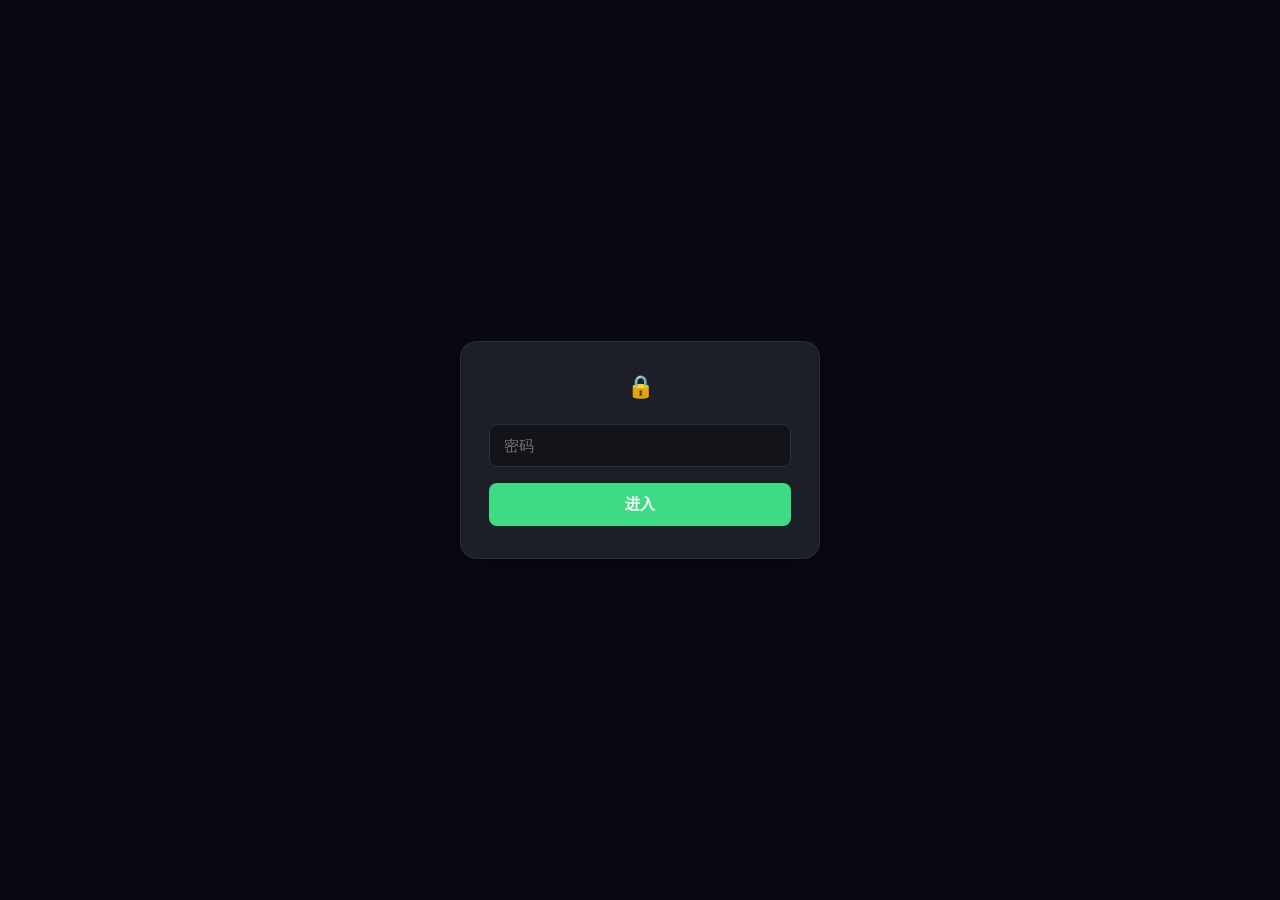
<file: plan.html>
<!DOCTYPE html>
<html lang="zh-CN">
<head>
<meta charset="UTF-8">
<meta name="viewport" content="width=device-width, initial-scale=1.0">
<title>每日计划 - Xiyao Guo</title>
<link rel="icon" href="favicon.ico">
<style>
  :root{
    --bg:#12141a; --card:#1c1f28; --border:#2a2e3a;
    --text:#e8e9ed; --dim:#8b8f9c;
    --ok:#3ddc84; --warn:#ffb454; --bad:#ff5f5f;
  }
  *{box-sizing:border-box;}
  body{
    margin:0; padding:20px 16px; min-height:100vh;
    background:var(--bg); color:var(--text);
    font-family:"Segoe UI","PingFang SC","Microsoft YaHei",sans-serif;
  }

  #authOverlay {
    position:fixed; inset:0; z-index:9999;
    background:rgba(10,10,20,0.98);
    display:flex; align-items:center; justify-content:center;
    backdrop-filter:blur(8px);
  }
  #authOverlay.hidden { display:none; }

  .auth-box {
    background:var(--card); border:1px solid var(--border);
    border-radius:16px; padding:32px 28px; max-width:360px; width:90%;
    box-shadow:0 8px 32px rgba(0,0,0,0.4);
  }
  .auth-box h2 { margin:0 0 24px; font-size:22px; text-align:center; }
  .auth-box input {
    width:100%; padding:12px 14px; font-size:15px;
    background:var(--bg); border:1px solid var(--border);
    border-radius:8px; color:var(--text); outline:none;
    transition:border-color 0.2s;
  }
  .auth-box input:focus { border-color:var(--ok); }
  .auth-box button {
    width:100%; margin-top:16px; padding:12px;
    background:var(--ok); border:none; border-radius:8px;
    color:#fff; font-size:15px; font-weight:600; cursor:pointer;
    transition:opacity 0.2s;
  }
  .auth-box button:hover { opacity:0.9; }
  .auth-error {
    margin-top:12px; padding:10px; background:rgba(255,95,95,0.15);
    border:1px solid var(--bad); border-radius:6px;
    color:var(--bad); font-size:13px; text-align:center;
    display:none;
  }
  .auth-error.show { display:block; }

  #mainContent { display:none; }
  #mainContent.show { display:block; }

  .wrap{max-width:700px; margin:0 auto;}
  header h1{font-size:24px; margin:0 0 4px;}
  header .sub{color:var(--dim); font-size:13px; margin-bottom:24px;}
  header .back-link {
    display:inline-flex; align-items:center; gap:4px;
    margin-bottom:16px; padding:6px 12px;
    background:var(--card); border:1px solid var(--border);
    border-radius:8px; color:var(--dim);
    text-decoration:none; font-size:14px;
    transition:background 0.2s, color 0.2s;
  }
  header .back-link:hover { background:var(--border); color:var(--text); }

  .plan-list {
    display:flex; flex-direction:column; gap:12px;
  }

  .plan-item {
    display:block; text-decoration:none;
    background:var(--card); border:1px solid var(--border);
    border-radius:10px; padding:16px 20px;
    transition:background 0.2s, border-color 0.2s, transform 0.2s;
    border-left:3px solid transparent;
  }
  .plan-item:hover {
    background:var(--border); border-left-color:var(--ok);
    transform:translateX(4px);
  }

  .plan-date {
    font-size:18px; font-weight:600; color:var(--text);
    margin-bottom:6px;
  }
  .plan-summary {
    font-size:13px; color:var(--dim); line-height:1.5;
  }

  footer{margin-top:32px; font-size:11px; color:var(--dim); text-align:center;}

  @media (max-width: 600px) {
    body { padding:16px 12px; }
    header h1 { font-size:20px; }
    .plan-date { font-size:16px; }
    .plan-summary { font-size:12px; }
  }
</style>
</head>
<body>

<div id="authOverlay">
  <div class="auth-box">
    <h2>🔒</h2>
    <input type="password" id="passwordInput" placeholder="密码" autocomplete="off">
    <button onclick="checkPassword()">进入</button>
    <div class="auth-error" id="authError">密码错误</div>
  </div>
</div>

<div id="mainContent">
<div class="wrap">
  <header>
    <a class="back-link" href="./index.html">
      <svg viewBox="0 0 24 24" width="16" height="16" style="fill:currentColor">
        <path d="M20 11H7.83l5.59-5.59L12 4l-8 8 8 8 1.41-1.41L7.83 13H20v-2z"/>
      </svg>
      返回主页
    </a>
    <h1>每日计划</h1>
    <div class="sub">记录每天的学习和工作安排</div>
  </header>

  <div class="plan-list" id="planList"></div>

  <footer>此页面供家人了解我的日常安排和学习进度</footer>
</div>
</div>

<script id="encryptedPlanList" type="application/json">
{
  "salt": "kV66QYv7b7sZsYu89JXTSA==",
  "iv": "qdwiAyB8rihpcNBF",
  "ciphertext": "esQPI0EunY2ybAjGnLCUMCBREXU3PJuSbolV786w68An+hkf1y3KP5+jP8kyrDL12IH/PUNe3zzELt0n2R6W0HvX1sMzK2ZnO0Qw6/c+DnqQM0uaqXqkKjnKQHfHkuXGfQfD9o7x2Kr+0oJ2maT4MzICHJj7QUqKPD5paPAlmNMnoCt617mOcaPgNuSSkosBupf5/Sq7K1Nuq4EO08ocUzzYLxVdAxEwMMJEWKOHjR21bvd7ShSKyj85c/cW0TqrACtLbYvbD9OOKtm7t6R87aydpLKraaHxsWIfbxMTPzNx+bzNleN9ththgyDsltMQjwP5kUswR3fgd90utt7HG9cKO4CqyoTvk+xi0zMyI7Mbh597fYu593cr4amU4TDZLbKATfLa9KqotIFThAf3k6Gyqs3cSZ/R53HVm06dTTKjhGYswzj/EQ+e2T1Fe9LgCcUfZHWwcVmibpewOC0jCv8bQcOxa+hYcqahMo5YCdKvWWXrzTYPHUSGRhhEyRe1nBzwBTwiVwP8qnHE4bHWUkPWhaUebx3n35Rr33qsrxgO08SYMIrkN3RXlUe8nT+jb0/kaAoKUrGbvLJC9XGfrolTkOVagC3SlUR5KAaMojeU7vyP7r14QeVFah2I48CO9DmCTpasrKJ0uS2K7sTbEnsJooiFmgrOyAvelVE5emcv6s1ZP66SEI0LoFAkK3V7M5RyFqHC1Td83TdXuaDUXdWQLB2dZXXzO6HwgaSDhsEhXRLGwZ7BG/cscUi07kyzekeob709DlRDcEIppz+VPoo+k/xBo/tuB38MkVGt7pXFr3qW7GURquOfWdkfnHczu2DYuxq3JgKJXHSnuhAGecOV21e0m+E5n76NMRNMKnkbge1DLwAJCVeZg8WHzh8i53R28R3GsK3YX7Sqe6yjvd8IkxrdIuVGskMFrPczshs7/dirwcSZE+lrCC3ODhwMbp71R4+QB7Y7gtKE5+DLiluC61jS8jujmDqOtJe0Wqoau4xQ/fQ3CuT314xR1Vq+5VF5y1EqR0XbutLOMTSbcOFKC2y0qc4qK9kZa2iHA4961ZY2VNjmCIvzHYQ/[base64]"
}
</script>

<script src="./static/js/plan-crypto.js"></script>
<script>
async function checkPassword() {
  const input = document.getElementById('passwordInput');
  const error = document.getElementById('authError');
  const pwd = input.value.trim();

  if (!pwd) {
    error.textContent = '请输入密码';
    error.classList.add('show');
    return;
  }

  try {
    const success = await checkPasswordAndDecrypt(
      pwd,
      'encryptedPlanList',
      'planList',
      'planListCache'
    );

    if (success) {
      document.getElementById('authOverlay').classList.add('hidden');
      document.getElementById('mainContent').classList.add('show');
      sessionStorage.setItem('planAuth', 'ok');
    } else {
      error.textContent = '密码错误';
      error.classList.add('show');
      input.value = '';
      input.focus();
    }
  } catch (e) {
    error.textContent = '解密失败: ' + e.message;
    error.classList.add('show');
  }
}

window.addEventListener('DOMContentLoaded', () => {
  if (sessionStorage.getItem('planAuth') === 'ok') {
    const cached = sessionStorage.getItem('planListCache');
    if (cached) {
      document.getElementById('planList').innerHTML = cached;
      document.getElementById('authOverlay').classList.add('hidden');
      document.getElementById('mainContent').classList.add('show');
    }
  }

  document.getElementById('passwordInput').addEventListener('keypress', (e) => {
    if (e.key === 'Enter') checkPassword();
  });
});
</script>

</body>
</html>
</file>
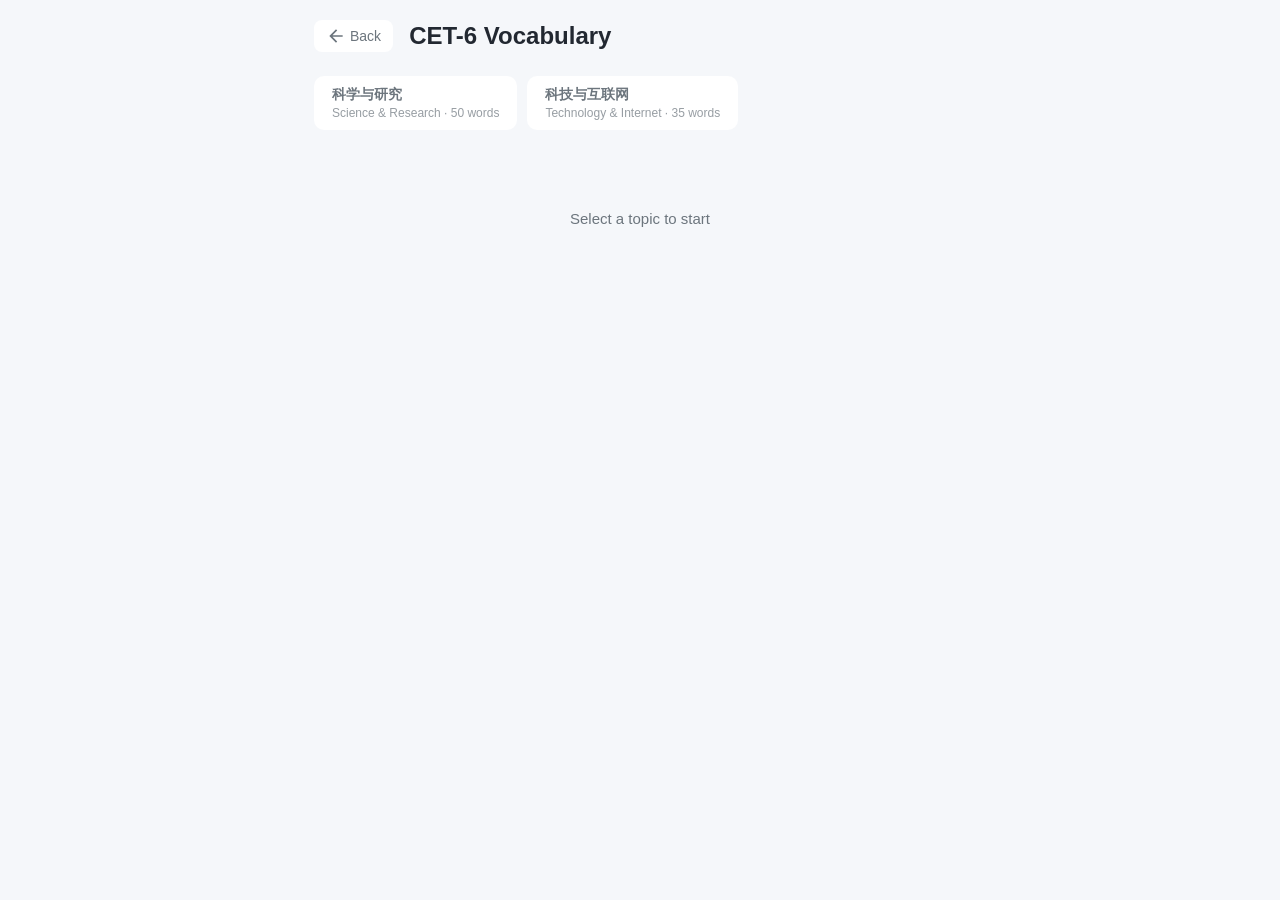
<file: vocab.html>
<!DOCTYPE html>
<html>

<head>
    <meta charset="utf-8">
    <meta http-equiv="X-UA-Compatible" content="IE=edge">
    <title>Vocabulary - CET-6 Listening</title>
    <link rel="icon" href="favicon.ico">
    <meta name="description" content="CET-6 listening vocabulary builder">
    <meta name="viewport" content="width=device-width, initial-scale=1.0, maximum-scale=1.0, user-scalable=no">
    <link rel="stylesheet" href="./static/css/vocab.css">

    <script>
        (function() {
            var theme = document.cookie.match(/themeState=([^;]+)/);
            if (theme && theme[1] === "Dark") {
                document.documentElement.setAttribute('data-theme', 'dark');
            }
        })();
    </script>
</head>

<body>
    <div class="container">
        <header class="vocab-header">
            <a class="back-link" href="./index.html">
                <svg viewBox="0 0 24 24" width="20" height="20">
                    <path fill="currentColor" d="M20 11H7.83l5.59-5.59L12 4l-8 8 8 8 1.41-1.41L7.83 13H20v-2z"/>
                </svg>
                Back
            </a>
            <h1 class="vocab-title">CET-6 Vocabulary</h1>
        </header>

        <div class="topic-nav" id="topicNav">
            <div class="topic-loading">Loading topics...</div>
        </div>

        <div class="controls" id="controls" style="display: none;">
            <button class="ctrl-btn" id="playBtn" title="Play / Pause (Spacebar)">
                <svg id="playIcon" viewBox="0 0 24 24" width="22" height="22">
                    <path fill="currentColor" d="M8 5v14l11-7z"/>
                </svg>
                <svg id="pauseIcon" viewBox="0 0 24 24" width="22" height="22" style="display:none;">
                    <path fill="currentColor" d="M6 19h4V5H6v14zm8-14v14h4V5h-4z"/>
                </svg>
            </button>
            <button class="ctrl-btn" id="stopBtn" title="Stop / Reset">
                <svg viewBox="0 0 24 24" width="22" height="22">
                    <path fill="currentColor" d="M6 6h12v12H6z"/>
                </svg>
            </button>
            <span class="ctrl-info" id="progressInfo"></span>
        </div>

        <div class="word-list" id="wordList">
            <div class="word-placeholder">Select a topic to start</div>
        </div>

        <div class="speech-warning" id="speechWarning" style="display: none;">
            Your browser does not support the Web Speech API. Playback is unavailable.
        </div>
    </div>

    <script defer src="./static/js/vocab.js"></script>
</body>

</html>
</file>
<file: static/data/blog/posts/python-decorator-lab/assets/index-DrjMflG1.css>
.transport[data-v-f753f981]{display:flex;align-items:center;flex-wrap:wrap;gap:14px;padding:10px 14px}.tp-buttons[data-v-f753f981]{display:flex;gap:6px;flex-wrap:wrap}.tp-scrub[data-v-f753f981]{display:flex;align-items:center;gap:10px;flex:1;min-width:200px}.tp-range[data-v-f753f981]{flex:1;min-width:120px;accent-color:var(--accent);cursor:pointer}.tp-range--speed[data-v-f753f981]{flex:none;width:120px}.tp-count[data-v-f753f981]{font-size:13px;color:var(--ink-soft);white-space:nowrap}.tp-speed[data-v-f753f981]{display:flex;align-items:center;gap:8px}.code-panel[data-v-6b492dbb]{min-width:0}.code-pre[data-v-6b492dbb]{margin:0;padding:10px 0;background:var(--code-bg);color:var(--code-ink);border-radius:var(--radius);overflow-x:auto;font-family:var(--mono);font-size:13px;line-height:1.55}.code-line[data-v-6b492dbb]{display:flex;align-items:baseline;gap:12px;padding:0 12px;cursor:pointer;white-space:pre;transition:background .15s}.code-line[data-v-6b492dbb]:hover{background:#ffffff0f}.code-line.active[data-v-6b492dbb]{background:var(--code-hi)}.code-line.active .ln[data-v-6b492dbb]{color:var(--accent-soft)}.ln[data-v-6b492dbb]{display:inline-block;min-width:1.8em;text-align:right;color:#8c8172;-webkit-user-select:none;user-select:none}.lt[data-v-6b492dbb]{flex:1}.closure[data-v-049776ec]{margin-top:8px;border:1px dashed var(--closure-border);background:var(--closure-bg);border-radius:6px;padding:6px 8px;transition:box-shadow .2s,border-color .2s}.closure.focus[data-v-049776ec]{border-style:solid;border-color:var(--accent);box-shadow:inset 0 0 0 1px var(--accent-soft)}.cl-head[data-v-049776ec]{margin-bottom:4px}.cl-tag[data-v-049776ec]{font-weight:700;color:var(--accent);text-transform:uppercase;font-size:10px;letter-spacing:.06em}.cl-cells[data-v-049776ec]{display:flex;flex-direction:column;gap:4px}.cl-cell[data-v-049776ec]{display:inline-flex;align-items:center;gap:6px;font-size:12.5px;padding:2px 6px;border-radius:4px;background:var(--paper);border:1px solid var(--closure-border);width:fit-content}.cl-cell.emph[data-v-049776ec]{border-color:var(--accent);background:var(--accent-soft)}.cl-name[data-v-049776ec]{font-weight:600}.cl-arrow[data-v-049776ec]{color:var(--accent)}.cl-target[data-v-049776ec]{font-weight:700;color:var(--original-ink)}.fn-card[data-v-6818f9c8]{position:relative;border-radius:var(--radius);border:1.5px solid var(--line);padding:8px 10px 10px;background:var(--paper);cursor:pointer;transition:box-shadow .2s,transform .15s,border-color .2s}.fn-card--original[data-v-6818f9c8]{border-color:var(--original-border);background:var(--original-soft);color:var(--original-ink)}.fn-card--wrapper[data-v-6818f9c8]{border-color:var(--wrapper-border);background:var(--wrapper-soft);color:var(--wrapper-ink)}.fn-card.is-emph[data-v-6818f9c8]{box-shadow:0 0 0 3px var(--accent-soft),0 2px 8px #0000001f;border-color:var(--accent)}.fc-head[data-v-6818f9c8]{display:flex;align-items:center;justify-content:space-between;gap:8px}.fc-kind[data-v-6818f9c8]{font-size:11px;font-weight:700;text-transform:uppercase;letter-spacing:.05em;opacity:.75}.fc-id[data-v-6818f9c8]{font-size:13px;font-weight:700}.fc-label[data-v-6818f9c8]{font-size:13.5px;font-weight:600;margin:3px 0 2px}.fc-dunder[data-v-6818f9c8]{font-size:12px}.fc-dunder-k[data-v-6818f9c8]{color:var(--accent)}.fc-body[data-v-6818f9c8]{margin-top:2px}.fc-tip[data-v-6818f9c8]{position:absolute;z-index:30;top:100%;left:8px;margin-top:6px;background:var(--code-bg);color:var(--code-ink);border-radius:6px;padding:8px 10px;font-size:12px;line-height:1.5;white-space:nowrap;box-shadow:0 4px 14px #00000040;pointer-events:none}.arrow-layer[data-v-7cbb5eae]{position:absolute;top:0;right:0;bottom:0;left:0;width:100%;height:100%;overflow:visible;pointer-events:none;z-index:5}.edge[data-v-7cbb5eae]{fill:none;stroke:var(--ink-soft);stroke-width:1.5;opacity:.55;transition:stroke .2s,stroke-width .2s,opacity .2s}.edge--closure[data-v-7cbb5eae]{stroke:var(--original-border);stroke-dasharray:5 4}.edge--dict[data-v-7cbb5eae]{stroke:var(--wrapper-border)}.edge--global[data-v-7cbb5eae]{stroke:var(--ink-soft)}.edge--call[data-v-7cbb5eae]{stroke:var(--accent)}.edge--return[data-v-7cbb5eae]{stroke:var(--ok);stroke-dasharray:2 4}.edge.emph[data-v-7cbb5eae]{stroke:var(--accent);stroke-width:3;opacity:1}.head-muted[data-v-7cbb5eae]{fill:var(--ink-soft);opacity:.7}.head-emph[data-v-7cbb5eae]{fill:var(--accent)}.heap[data-v-f23cafca]{min-width:0}.heap-canvas[data-v-f23cafca]{position:relative;display:grid;grid-template-columns:1fr 1fr;gap:32px;min-height:260px;padding:8px 4px}.heap-col[data-v-f23cafca]{display:flex;flex-direction:column;gap:14px;min-width:0}.col-label[data-v-f23cafca]{font-weight:600;padding-bottom:2px;border-bottom:1px dashed var(--line)}.heap-empty[data-v-f23cafca]{padding:16px 8px;font-style:italic}.ns-list[data-v-35178636]{list-style:none;margin:0;padding:0;display:flex;flex-direction:column;gap:6px}.ns-row[data-v-35178636]{display:flex;align-items:center;gap:8px;padding:4px 8px;border:1px solid var(--line);border-radius:var(--radius);background:var(--paper);cursor:pointer;transition:border-color .15s}.ns-row[data-v-35178636]:hover{border-color:var(--accent)}.ns-name[data-v-35178636]{font-weight:700;font-size:13px}.ns-target[data-v-35178636]{font-size:12px}.ns-dot[data-v-35178636]{margin-left:auto;width:11px;height:11px;border-radius:50%;background:var(--accent);box-shadow:0 0 0 3px var(--accent-soft);flex:none}.ns-dot.empty[data-v-35178636]{background:var(--line);box-shadow:none}.opd-title[data-v-e84a2771]{color:var(--accent)}.opd-rows[data-v-e84a2771]{display:flex;flex-direction:column;gap:6px}.opd-row[data-v-e84a2771]{display:flex;align-items:center;gap:6px;padding:4px 8px;border:1px solid var(--line);border-radius:var(--radius);background:var(--paper);cursor:pointer;transition:border-color .15s}.opd-row[data-v-e84a2771]:hover{border-color:var(--accent)}.opd-key[data-v-e84a2771]{font-weight:700;font-size:13px;color:var(--ink)}.opd-colon[data-v-e84a2771]{color:var(--ink-soft)}.opd-val[data-v-e84a2771]{font-weight:700;font-size:13px;color:var(--wrapper-ink)}.opd-dot[data-v-e84a2771]{margin-left:auto;width:11px;height:11px;border-radius:50%;background:var(--wrapper);box-shadow:0 0 0 3px var(--wrapper-soft);flex:none}.cs-list[data-v-3875cdfc]{list-style:none;margin:0;padding:0;display:flex;flex-direction:column;gap:8px}.cs-frame[data-v-3875cdfc]{border:1px solid var(--line);border-radius:var(--radius);background:var(--paper);padding:7px 10px;transition:border-color .2s,box-shadow .2s}.cs-frame.top[data-v-3875cdfc]{border-color:var(--accent);box-shadow:0 0 0 2px var(--accent-soft)}.cs-frame.returning[data-v-3875cdfc]{border-color:var(--ok);background:#eef4e9}.cs-top[data-v-3875cdfc]{display:flex;align-items:center;gap:8px;flex-wrap:wrap}.cs-fn[data-v-3875cdfc]{font-weight:700;font-size:13px;color:var(--accent)}.cs-badge[data-v-3875cdfc]{font-size:11px;font-weight:600;color:var(--accent);background:var(--accent-soft);border-radius:999px;padding:1px 8px}.cs-ret[data-v-3875cdfc]{margin-left:auto;font-size:12px;font-weight:700;color:var(--ok)}.cs-label[data-v-3875cdfc]{font-size:12.5px;margin-top:2px}.cs-locals[data-v-3875cdfc]{display:flex;flex-wrap:wrap;gap:6px;margin-top:5px}.cs-local[data-v-3875cdfc]{font-size:11.5px;color:var(--ink-soft);background:var(--paper-2);border:1px solid var(--line);border-radius:4px;padding:1px 6px}.con-pre[data-v-bb948e9a]{margin:0;padding:10px 12px;background:var(--code-bg);color:var(--code-ink);border-radius:var(--radius);font-family:var(--mono);font-size:13px;line-height:1.6;min-height:60px;overflow-x:auto;display:flex;flex-direction:column}.con-line[data-v-bb948e9a]{white-space:pre-wrap;word-break:break-word}.con-line[data-v-bb948e9a]:before{content:"› ";color:var(--accent)}.con-line.fresh[data-v-bb948e9a]{animation:conflash-bb948e9a .9s ease-out;border-radius:3px}@keyframes conflash-bb948e9a{0%{background:#b5651d80}to{background:transparent}}.nr-text[data-v-0c544c25]{font-size:14px;line-height:1.6;margin:0 0 4px}.nr-gate[data-v-0c544c25]{margin-top:10px;border:1px solid var(--accent);border-radius:var(--radius);background:#fbf3e8;padding:10px 12px}.nr-gate.resolved[data-v-0c544c25]{border-color:var(--line);background:var(--paper)}.nr-q[data-v-0c544c25]{font-size:13.5px;font-weight:600;margin-bottom:8px}.nr-q-tag[data-v-0c544c25]{display:inline-block;font-size:11px;font-weight:700;color:#fff;background:var(--accent);border-radius:999px;padding:1px 8px;margin-right:8px;vertical-align:middle}.nr-options[data-v-0c544c25]{display:flex;flex-wrap:wrap;gap:8px}.nr-opt[data-v-0c544c25]{font-family:var(--sans);font-size:13px}.nr-tick[data-v-0c544c25]{color:var(--ok);font-weight:700}.nr-actions[data-v-0c544c25]{display:flex;align-items:center;gap:8px;margin-top:8px}.nr-skip[data-v-0c544c25]{font-size:12px;padding:3px 10px}.nr-explain[data-v-0c544c25]{margin-top:8px}.nr-verdict[data-v-0c544c25]{font-weight:700;margin:0 0 4px}.nr-verdict.ok[data-v-0c544c25]{color:var(--ok)}.nr-verdict.bad[data-v-0c544c25]{color:var(--bad)}.nr-explain-text[data-v-0c544c25]{font-size:13px;line-height:1.6;margin:0}.ic-row[data-v-05b955f0]{display:flex;align-items:center;gap:10px;flex-wrap:wrap}.ic-sel[data-v-05b955f0]{flex:1;min-width:140px;font-size:13px;padding:6px 8px;border:1px solid var(--line);border-radius:var(--radius);background:var(--paper);color:var(--ink);cursor:pointer}.ic-op[data-v-05b955f0]{font-weight:700;color:var(--accent)}.ic-out[data-v-05b955f0]{display:flex;align-items:center;flex-wrap:wrap;gap:8px;margin-top:10px;min-height:1.6em}.ic-expr[data-v-05b955f0]{font-size:13px;color:var(--ink-soft)}.ic-verdict[data-v-05b955f0]{font-size:15px;font-weight:700}.ic-verdict.ok[data-v-05b955f0]{color:var(--ok)}.ic-verdict.bad[data-v-05b955f0]{color:var(--bad)}.ic-why[data-v-05b955f0]{flex-basis:100%}.app-root[data-v-e21d8100]{max-width:1600px;margin:0 auto;padding:16px 20px 48px;display:flex;flex-direction:column;gap:14px}.app-header[data-v-e21d8100]{display:flex;align-items:flex-start;justify-content:space-between;flex-wrap:wrap;gap:12px}.app-title h1[data-v-e21d8100]{font-size:22px;margin-bottom:2px}.app-title .note[data-v-e21d8100]{max-width:60ch}.app-phase[data-v-e21d8100]{font-family:var(--mono);font-weight:600;color:var(--accent);white-space:nowrap;padding-top:4px}.grid[data-v-e21d8100]{display:grid;grid-template-columns:minmax(280px,.85fr) minmax(360px,1.3fr) minmax(300px,.95fr);gap:14px;align-items:start}.grid-bottom[data-v-e21d8100]{grid-template-columns:1fr 1fr}.col[data-v-e21d8100]{display:flex;flex-direction:column;gap:14px;min-width:0}.focus-tog[data-v-e21d8100]{display:none;align-items:center;gap:6px;cursor:pointer}.call-select[data-v-e21d8100]{padding:10px 14px}.cs-buttons[data-v-e21d8100]{display:flex;flex-wrap:wrap;gap:8px}@media(max-width:1100px){.grid[data-v-e21d8100],.grid-bottom[data-v-e21d8100]{grid-template-columns:1fr}.col-heap[data-v-e21d8100]{order:-1}.focus-tog[data-v-e21d8100]{display:inline-flex}}:root{--paper: #f7f3ea;--paper-2: #efe9db;--ink: #2b2822;--ink-soft: #6b6357;--line: #d9d0be;--accent: #b5651d;--accent-soft: #e8d3bd;--ok: #4a7c3f;--bad: #b23b3b;--kernel: #35507a;--file: #8a6d3b;--folder: #35507a;--code-bg: #2b2822;--code-ink: #f0e9db;--code-hi: #5c4a2a;--radius: 8px;--mono: "Cascadia Code", "Consolas", "SF Mono", ui-monospace, monospace;--sans: "Segoe UI", system-ui, -apple-system, "Microsoft YaHei", sans-serif;--original: #35507a;--original-soft: #d7e0ee;--original-border: #4a648f;--original-ink: #24374f;--wrapper: #b5651d;--wrapper-soft: #f0dcc4;--wrapper-border: #c47a34;--wrapper-ink: #6e3d12;--closure-bg: #f7ece0;--closure-border: #d8c3a6}*{box-sizing:border-box}html,body{margin:0;padding:0;background:var(--paper);color:var(--ink);font-family:var(--sans);font-size:15px;line-height:1.5}#app{min-height:100vh}h1,h2,h3{font-weight:600;color:var(--ink);margin:0 0 .4em}button{font-family:var(--sans);font-size:14px;border:1px solid var(--line);background:var(--paper-2);color:var(--ink);padding:6px 12px;border-radius:var(--radius);cursor:pointer;transition:background .12s,border-color .12s}button:hover:not(:disabled){border-color:var(--accent)}button:disabled{opacity:.45;cursor:not-allowed}button.primary{background:var(--accent);color:#fff;border-color:var(--accent)}button.primary:hover:not(:disabled){filter:brightness(1.05)}code,.mono{font-family:var(--mono)}.chip{display:inline-flex;align-items:center;gap:4px;font-family:var(--mono);font-size:13px;padding:4px 10px;border:1px solid var(--line);border-radius:999px;background:var(--paper);cursor:pointer;-webkit-user-select:none;user-select:none}.chip.selected{background:var(--accent-soft);border-color:var(--accent)}.chip.ok{background:#dfeed8;border-color:var(--ok);color:var(--ok)}.chip.bad{background:#f3dada;border-color:var(--bad);color:var(--bad)}.panel{background:var(--paper-2);border:1px solid var(--line);border-radius:var(--radius);padding:12px 14px}.panel h3{font-size:13px;text-transform:none;letter-spacing:.02em;color:var(--ink-soft);margin-bottom:8px}.note{font-size:12.5px;color:var(--ink-soft)}.simplify-note{font-size:12px;color:var(--accent);background:#f6ead9;border:1px dashed var(--accent);border-radius:6px;padding:4px 8px;display:inline-block}.pulse{animation:pulse .9s ease-out}@keyframes pulse{0%{background:var(--accent-soft)}to{background:transparent}}
</file>
<file: static/css/blog.css>
:root {
    --main-bg-color: #f5f7fa;
    --main-text-color: #222831;
    --purple-text-color: #6c63ff;
    --text-bg-color: #e3e8f0;
    --icon-bg-color: #f0f4fa;
    --project-item-bg-color: #ffffff;
    --project-item-hover-color: #f0f4fa;
    --project-item-left-title-color: #222831;
    --project-item-left-text-color: #6c757d;
    --footer-text-color: #8a99b3;
}

html[data-theme="dark"] {
    --main-bg-color: rgb(0, 0, 0);
    --main-text-color: #fff;
    --purple-text-color: #747bff;
    --text-bg-color: rgb(26, 4, 48);
    --icon-bg-color: rgb(19, 20, 24);
    --project-item-bg-color: rgb(19, 20, 24);
    --project-item-hover-color: rgb(31, 33, 35);
    --project-item-left-title-color: rgb(255, 255, 255);
    --project-item-left-text-color: rgb(142, 142, 142);
    --footer-text-color: #646464;
}

* {
    margin: 0;
    padding: 0;
    box-sizing: border-box;
}

body {
    font-family: -apple-system, BlinkMacSystemFont, "Segoe UI", Roboto, sans-serif;
    background: var(--main-bg-color);
    color: var(--main-text-color);
    min-height: 100vh;
    transition: background 0.2s, color 0.2s;
}

.container {
    max-width: 750px;
    margin: 0 auto;
    padding: 20px 24px;
}

/* Header */
.blog-header {
    display: flex;
    align-items: center;
    gap: 16px;
    margin-bottom: 28px;
}

.back-link {
    display: flex;
    align-items: center;
    gap: 4px;
    color: var(--project-item-left-text-color);
    text-decoration: none;
    font-size: 14px;
    padding: 6px 12px;
    border-radius: 8px;
    background: var(--project-item-bg-color);
    transition: background 0.2s, color 0.2s;
    flex-shrink: 0;
}

.back-link:hover {
    background: var(--project-item-hover-color);
    color: var(--main-text-color);
}

.blog-title {
    font-size: 24px;
    font-weight: 700;
}

/* Post List */
.post-list {
    display: flex;
    flex-direction: column;
    gap: 14px;
}

.post-placeholder {
    text-align: center;
    padding: 60px 20px;
    color: var(--project-item-left-text-color);
    font-size: 15px;
}

.post-card {
    display: block;
    text-decoration: none;
    color: inherit;
    padding: 20px 22px;
    border-radius: 12px;
    background: var(--project-item-bg-color);
    border-left: 3px solid transparent;
    transition: background 0.2s, border-color 0.2s, transform 0.2s;
}

.post-card:hover {
    background: var(--project-item-hover-color);
    border-left-color: var(--purple-text-color);
    transform: translateX(4px);
}

.post-card-title {
    font-size: 18px;
    font-weight: 600;
    color: var(--project-item-left-title-color);
    margin-bottom: 4px;
}

.post-card-subtitle {
    font-size: 13px;
    color: var(--purple-text-color);
    margin-bottom: 8px;
}

.post-card-summary {
    font-size: 14px;
    color: var(--project-item-left-text-color);
    line-height: 1.6;
    margin-bottom: 10px;
}

.post-card-meta {
    display: flex;
    align-items: center;
    gap: 10px;
    flex-wrap: wrap;
}

.post-card-date {
    font-size: 12px;
    color: var(--footer-text-color);
}

.post-card-tags {
    display: flex;
    gap: 6px;
    flex-wrap: wrap;
}

.post-tag {
    font-size: 11px;
    padding: 2px 8px;
    border-radius: 4px;
    background: var(--icon-bg-color);
    color: var(--project-item-left-text-color);
}

/* Responsive */
@media (max-width: 600px) {
    .container {
        padding: 16px;
    }

    .blog-title {
        font-size: 20px;
    }

    .post-card {
        padding: 16px;
    }

    .post-card-title {
        font-size: 16px;
    }

    .post-card-summary {
        font-size: 13px;
    }
}
</file>
<file: static/css/vocab.css>
:root {
    --main-bg-color: #f5f7fa;
    --main-text-color: #222831;
    --purple-text-color: #6c63ff;
    --text-bg-color: #e3e8f0;
    --icon-bg-color: #f0f4fa;
    --project-item-bg-color: #ffffff;
    --project-item-hover-color: #f0f4fa;
    --project-item-left-title-color: #222831;
    --project-item-left-text-color: #6c757d;
    --footer-text-color: #8a99b3;
    --highlight-bg: rgba(108, 99, 255, 0.12);
    --highlight-border: rgba(108, 99, 255, 0.4);
}

html[data-theme="dark"] {
    --main-bg-color: rgb(0, 0, 0);
    --main-text-color: #fff;
    --purple-text-color: #747bff;
    --text-bg-color: rgb(26, 4, 48);
    --icon-bg-color: rgb(19, 20, 24);
    --project-item-bg-color: rgb(19, 20, 24);
    --project-item-hover-color: rgb(31, 33, 35);
    --project-item-left-title-color: rgb(255, 255, 255);
    --project-item-left-text-color: rgb(142, 142, 142);
    --footer-text-color: #646464;
    --highlight-bg: rgba(116, 123, 255, 0.15);
    --highlight-border: rgba(116, 123, 255, 0.5);
}

* {
    margin: 0;
    padding: 0;
    box-sizing: border-box;
}

body {
    font-family: -apple-system, BlinkMacSystemFont, "Segoe UI", Roboto, sans-serif;
    background: var(--main-bg-color);
    color: var(--main-text-color);
    min-height: 100vh;
    transition: background 0.2s, color 0.2s;
}

.container {
    max-width: 700px;
    margin: 0 auto;
    padding: 20px 24px;
}

/* Header */
.vocab-header {
    display: flex;
    align-items: center;
    gap: 16px;
    margin-bottom: 24px;
}

.back-link {
    display: flex;
    align-items: center;
    gap: 4px;
    color: var(--project-item-left-text-color);
    text-decoration: none;
    font-size: 14px;
    padding: 6px 12px;
    border-radius: 8px;
    background: var(--project-item-bg-color);
    transition: background 0.2s, color 0.2s;
    flex-shrink: 0;
}

.back-link:hover {
    background: var(--project-item-hover-color);
    color: var(--main-text-color);
}

.vocab-title {
    font-size: 24px;
    font-weight: 700;
}

/* Topic Navigation */
.topic-nav {
    display: flex;
    flex-wrap: wrap;
    gap: 10px;
    margin-bottom: 20px;
}

.topic-btn {
    padding: 10px 18px;
    border: none;
    border-radius: 10px;
    background: var(--project-item-bg-color);
    color: var(--project-item-left-text-color);
    font-size: 14px;
    cursor: pointer;
    transition: background 0.2s, color 0.2s, box-shadow 0.2s;
    display: flex;
    flex-direction: column;
    align-items: flex-start;
    gap: 2px;
}

.topic-btn:hover {
    background: var(--project-item-hover-color);
    color: var(--main-text-color);
}

.topic-btn.active {
    background: var(--purple-text-color);
    color: #fff;
}

.topic-btn .topic-name-cn {
    font-weight: 600;
}

.topic-btn .topic-meta {
    font-size: 12px;
    opacity: 0.7;
}

.topic-loading {
    color: var(--project-item-left-text-color);
    font-size: 14px;
    padding: 10px 0;
}

/* Controls */
.controls {
    display: flex;
    align-items: center;
    gap: 10px;
    margin-bottom: 16px;
    padding: 10px 14px;
    background: var(--project-item-bg-color);
    border-radius: 12px;
}

.ctrl-btn {
    width: 40px;
    height: 40px;
    border: none;
    border-radius: 10px;
    background: var(--icon-bg-color);
    color: var(--main-text-color);
    cursor: pointer;
    display: flex;
    align-items: center;
    justify-content: center;
    transition: background 0.2s;
    flex-shrink: 0;
}

.ctrl-btn:hover {
    background: var(--project-item-hover-color);
}

.ctrl-info {
    font-size: 13px;
    color: var(--project-item-left-text-color);
    margin-left: 6px;
}

/* Word List */
.word-list {
    display: flex;
    flex-direction: column;
    gap: 6px;
}

.word-placeholder {
    text-align: center;
    padding: 60px 20px;
    color: var(--project-item-left-text-color);
    font-size: 15px;
}

.word-item {
    display: flex;
    align-items: baseline;
    gap: 12px;
    padding: 12px 16px;
    border-radius: 10px;
    background: var(--project-item-bg-color);
    border-left: 3px solid transparent;
    transition: background 0.25s, border-color 0.25s, transform 0.2s;
}

.word-item:hover {
    background: var(--project-item-hover-color);
}

.word-item.highlight {
    background: var(--highlight-bg);
    border-left-color: var(--highlight-border);
}

.word-en {
    font-size: 17px;
    font-weight: 600;
    color: var(--project-item-left-title-color);
    flex-shrink: 0;
}

.word-cn {
    font-size: 14px;
    color: var(--project-item-left-text-color);
}

/* Speech Warning */
.speech-warning {
    margin-top: 16px;
    padding: 12px 16px;
    background: rgba(255, 100, 100, 0.1);
    border: 1px solid rgba(255, 100, 100, 0.3);
    border-radius: 10px;
    color: #e55;
    font-size: 14px;
    text-align: center;
}

/* Responsive */
@media (max-width: 600px) {
    .container {
        padding: 16px;
    }

    .vocab-title {
        font-size: 20px;
    }

    .topic-btn {
        padding: 8px 14px;
        font-size: 13px;
    }

    .word-item {
        padding: 10px 12px;
        gap: 10px;
    }

    .word-en {
        font-size: 15px;
    }

    .word-cn {
        font-size: 13px;
    }
}
</file>
